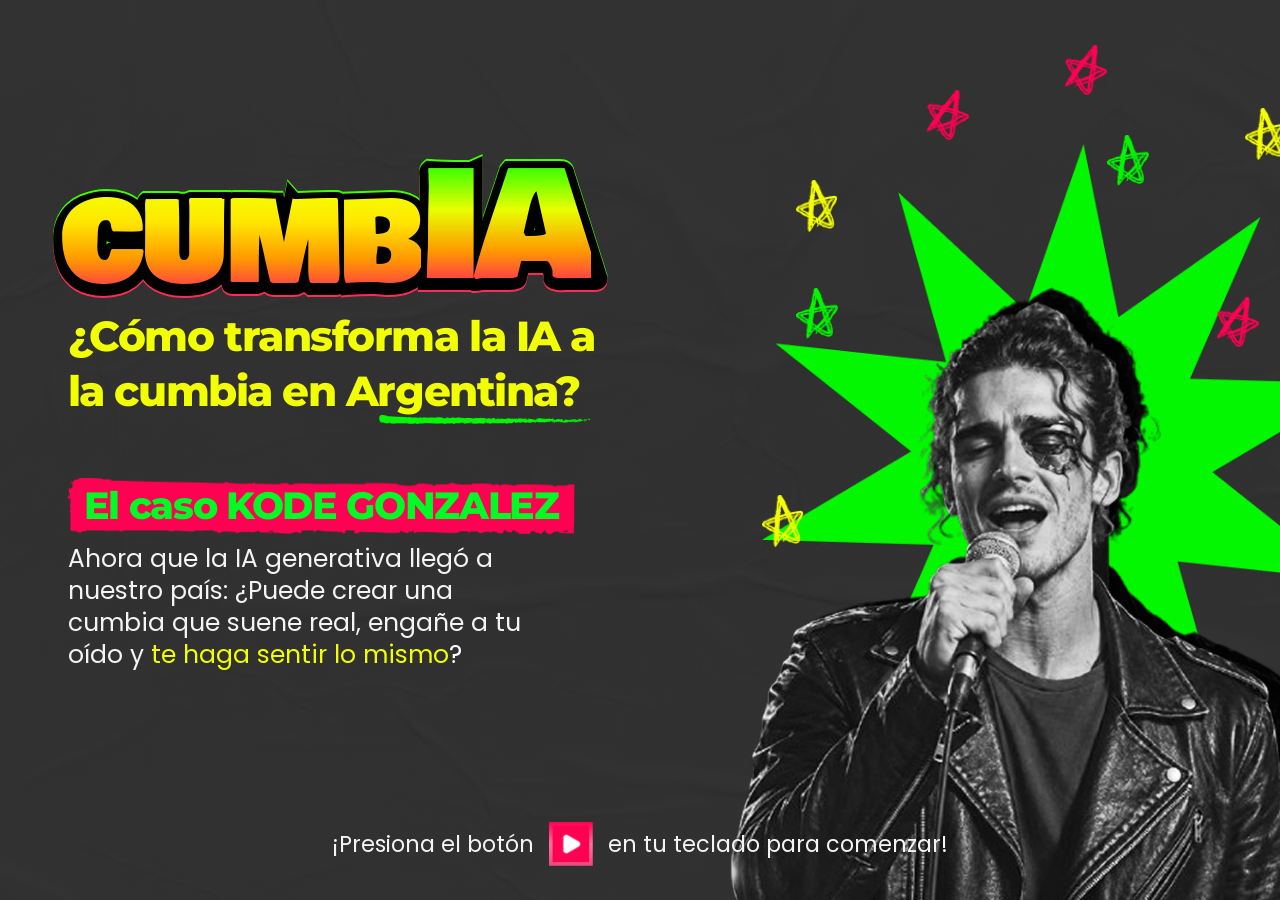
<file: index.html>
<!DOCTYPE html>
<html lang="es">
<head>
    <meta charset="UTF-8">
    <meta name="viewport" content="width=device-width, initial-scale=1.0">
    <meta name="theme-color" content="#222222">
    <title>Cumbia: IA y música en Argentina</title>
    <link rel="preconnect" href="https://fonts.googleapis.com">
    <link rel="preconnect" href="https://fonts.gstatic.com" crossorigin>
    <link href="https://fonts.googleapis.com/css2?family=Bowlby+One+SC&family=Montserrat:wght@800&family=Poppins:wght@400&display=swap" rel="stylesheet">
    <link rel="stylesheet" href="estilo.css">
</head>
<body>
    <main class="landing">
        <section class="copy" aria-labelledby="page-title">
            <h1 id="page-title">
                <span class="title-back" aria-hidden="true"><span class="word-cumb">CUMB</span><span class="word-ia">IA</span></span>
                <span class="title-front"><span class="word-cumb">CUMB</span><span class="word-ia">IA</span></span>
            </h1>
            <h2>¿Cómo transforma la IA a la cumbia en Argentina?</h2>
            <p class="artist-label">El caso KODE GONZALEZ</p>
            <p class="description">
                Ahora que la IA generativa llegó a nuestro país: ¿Puede crear una cumbia que suene real,
                engañe a tu oído y <span class="highlight">te haga sentir lo mismo<span class="question-mark">?</span></span>
            </p>
        </section>

        <div class="visual" aria-hidden="true">
            <img class="burst" src="imagenes/Starrara.png" alt="">
            <img class="singer-shadow" src="imagenes/sombrakode.png" alt="">
            <img class="singer" src="imagenes/kode.png" alt="">
            <img class="sparkle sparkle-one" src="imagenes/estrellaverde.png" alt="">
            <img class="sparkle sparkle-eight" src="imagenes/estrellaverde.png" alt="">
            <img class="sparkle sparkle-two" src="imagenes/estrellaamarilla.png" alt="">
            <img class="sparkle sparkle-three" src="imagenes/estrellarosa.png" alt="">
            <img class="sparkle sparkle-seven" src="imagenes/estrellarosa.png" alt="">
            <img class="sparkle sparkle-four" src="imagenes/estrellaamarilla.png" alt="">
            <img class="sparkle sparkle-six" src="imagenes/estrellaamarilla.png" alt="">
            <img class="sparkle sparkle-five" src="imagenes/estrellarosa.png" alt="">
        </div>

        <div class="start-hint">
            <span>¡Presiona el botón</span>
            <span class="key" aria-label="Enter">
                <img src="imagenes/playok.png" alt="OK" class="key-image">
            </span>
            <span>en tu teclado para comenzar!</span>
        </div>
    </main>
    <script src="musica-fondo.js" defer></script>
       <script src="serial.js" defer></script>
    <script>
        document.addEventListener("keydown", (event) => {
            if (
                event.key.toLowerCase() === "c" &&
                !event.repeat &&
                !event.ctrlKey &&
                !event.metaKey &&
                !event.altKey &&
                typeof window.conectarManual === "function"
            ) {
                window.conectarManual();
                return;
            }

            if (event.key === "Enter" && !event.repeat) {
                window.location.href = "tutorial1.html";
            }
        });
    </script>
</body>
</html>
</file>
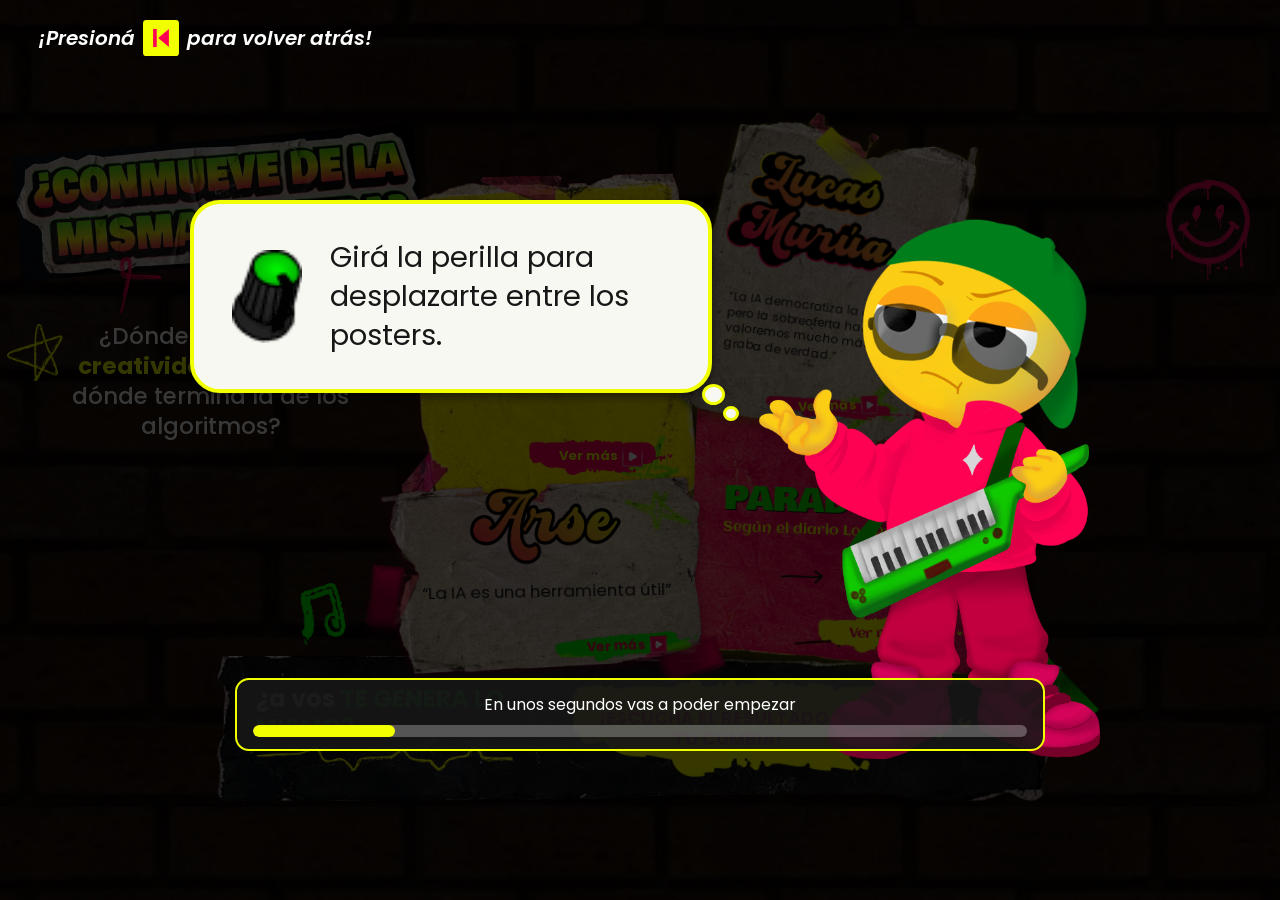
<file: entrevistas.html>
<!DOCTYPE html>
<html lang="es">
<head>
    <meta charset="UTF-8">
    <meta name="viewport" content="width=device-width, initial-scale=1.0">
    <meta name="theme-color" content="#181413">
    <title>¿Conmueve de la misma manera? | Cumbia e IA</title>
    <link rel="preconnect" href="https://fonts.googleapis.com">
    <link rel="preconnect" href="https://fonts.gstatic.com" crossorigin>
    <link href="https://fonts.googleapis.com/css2?family=Aclonica&family=Bowlby+One&family=Bowlby+One+SC&family=Lobster&family=Poppins:wght@400;500;700&display=swap" rel="stylesheet">
    <link rel="stylesheet" href="entrevista.css?v=4">
    <link rel="stylesheet" href="boton-atras.css">
</head>
<body>
    <main class="interviews">
        <header class="interviews__header">
            <img
                class="interviews__title"
                src="imagenes/titulo%20final.png"
                alt="¿Conmueve de la misma manera?"
            >
        </header>

        <section class="collage" aria-label="Testimonios y preguntas sobre la música creada con inteligencia artificial">
            <p class="collage__question">
                ¿Dónde empieza la <strong>creatividad humana</strong> y dónde termina la de los algoritmos?
            </p>

            <article class="paper paper--yellow" role="button" tabindex="0" aria-haspopup="dialog" aria-label="¿Emoción genuina?: ver más" data-perfil="perfil-emocion">
                <h2>¿Emoción genuina?</h2>
                <svg class="paper__squiggle" viewBox="0 0 220 24" preserveAspectRatio="none" aria-hidden="true"><path d="M3 15 C25 4 40 22 62 12 S100 6 120 14 S170 20 190 9 S212 12 217 10" fill="none" stroke="#ff0054" stroke-width="5" stroke-linecap="round"/><path d="M30 21 C80 16 130 22 180 17" fill="none" stroke="#ff0054" stroke-width="2.2" stroke-linecap="round" opacity=".75"/></svg>
                <span class="paper__tag">Ver más<img class="paper__tag-icon" src="imagenes/playok.png" alt=""></span>
            </article>

            <article class="paper paper--lucas" role="button" tabindex="0" aria-haspopup="dialog" aria-label="Lucas Murúa: ver más" data-perfil="perfil-lucas">
                <h2 class="paper__name"><img class="paper__name-img paper__name-img--lucas" src="imagenes/lucas%20murua.png" alt="Lucas Murúa"></h2>
                <p>
                    “La IA democratiza la creación, pero la sobreoferta hace que
                    valoremos mucho más a quien graba de verdad.”
                </p>
                <span class="paper__tag">Ver más<img class="paper__tag-icon" src="imagenes/playok.png" alt=""></span>
            </article>

            <article class="paper paper--pink" role="button" tabindex="0" aria-haspopup="dialog" aria-label="Paradoja: ver más" data-perfil="perfil-paradoja">
                <h2>paradoja</h2>
                <p>Según el diario <strong>Los Andes</strong>.</p>
                <svg class="paper__arrow" viewBox="0 0 60 22" aria-hidden="true"><path d="M2 12 C18 8 38 14 56 10 M47 3 L57 10 L48 18" fill="none" stroke="#111" stroke-width="2.6" stroke-linecap="round" stroke-linejoin="round"/></svg>
                <span class="paper__tag">Ver más<img class="paper__tag-icon" src="imagenes/playok.png" alt=""></span>
            </article>

            <article class="paper paper--arse" role="button" tabindex="0" aria-haspopup="dialog" aria-label="Arse: ver más" data-perfil="perfil-arse">
                <h2 class="paper__name"><img class="paper__name-img paper__name-img--arse" src="imagenes/arse.png" alt="Arse"></h2>
                <p>
                    “La IA es una herramienta útil”
                </p>
                <span class="paper__tag">Ver más<img class="paper__tag-icon" src="imagenes/playok.png" alt=""></span>
            </article>

            <img class="collage__doodle collage__doodle--ribbon" src="imagenes/mo%C3%B1o.png" alt="" aria-hidden="true">
            <img class="collage__doodle collage__doodle--star" src="imagenes/estrella%20entrevista.png" alt="" aria-hidden="true">
            <img class="collage__doodle collage__doodle--note" src="imagenes/musica.png" alt="" aria-hidden="true">
            <img class="collage__doodle collage__doodle--smile" src="imagenes/caritafeliz.png" alt="" aria-hidden="true">
        </section>

        <footer class="interviews__footer">
            <div class="interviews__prompt">
                <p class="interviews__question">
                    <span>¿A vos </span><span class="interviews__question-highlight">te genera lo mismo?</span>
                </p>
                <img class="interviews__line" src="imagenes/linea%20banner.png" alt="" aria-hidden="true">
            </div>
            <a class="interviews__listen" href="resultadocancion.html" aria-label="Escuchá el resultado de tu cumbia">
                <span class="interviews__listen-label">¡Escuchá el resultado de tu cumbia!</span>
                <img class="interviews__listen-icon" src="imagenes/playok.png" alt="">
            </a>
        </footer>
    </main>

    <!-- Perfiles que se abren al apretar los carteles blancos -->
    <dialog class="profile profile--arse" id="perfil-arse" aria-labelledby="perfil-arse-titulo">
        <div class="profile__paper">
            <button class="profile__close" type="button" aria-label="Cerrar">✕</button>
            <svg class="profile__star" viewBox="0 0 150 150" aria-hidden="true"><path d="M76 6 L96 56 L146 60 L106 92 L122 144 L76 114 L30 144 L46 92 L4 60 L56 56 Z" fill="none" stroke="#5bff00" stroke-width="7" stroke-linejoin="round" stroke-linecap="round"/></svg>
            <header class="profile__head">
                <h2 id="perfil-arse-titulo"><svg class="profile__name" viewBox="0 0 380 150" role="img" aria-label="Arse">
                        <defs><linearGradient id="grad-arse" x1="0" y1="0" x2="1" y2="0"><stop offset="0" stop-color="#ff0054"/><stop offset=".5" stop-color="#ff7a1a"/><stop offset="1" stop-color="#ffe600"/></linearGradient></defs>
                        <g font-family="Lobster, cursive" font-size="128" text-anchor="middle" stroke-linejoin="round" stroke-linecap="round">
                            <text x="190" y="112" fill="#ff0054" stroke="#ff0054" stroke-width="28" transform="translate(0 4)">Arse</text>
                            <text x="190" y="112" fill="#111" stroke="#111" stroke-width="19">Arse</text>
                            <text x="190" y="112" fill="url(#grad-arse)">Arse</text>
                        </g>
                    </svg></h2>
                <span class="profile__tag">Productor de Khea</span>
            </header>
            <blockquote class="profile__quote">
                Si le pedís todo íntegro a la IA, es bastante<br class="profile__br"> difícil [...] pierde como alma en un punto
            </blockquote>
            <div class="profile__row">
                <figure class="profile__photo">
                    <img src="imagenes/arsefoto.png" alt="Arse, productor de Khea">
                </figure>
                <div class="profile__text">
                    <p>Arse considera que la IA es una <mark>herramienta útil</mark>, especialmente para explorar ideas y facilitar la comunicación entre artistas y productores.</p>
                    <p>También reconoce que una canción generada con IA puede emocionar, aunque lograrlo resulta <mark>más difícil</mark> cuando tanto la letra como la música se crean automáticamente.</p>
                </div>
            </div>
            <svg class="profile__line" viewBox="0 0 560 16" preserveAspectRatio="none" aria-hidden="true"><path d="M3 9 C70 3 130 13 210 7 S350 3 430 9 S520 6 557 5" fill="none" stroke="#ff0054" stroke-width="4.5" stroke-linecap="round"/><path d="M40 12 C150 8 260 14 380 10" fill="none" stroke="#ff0054" stroke-width="2" stroke-linecap="round" opacity=".7"/></svg>
            <p class="profile__closing">
                La intervención humana puede <strong class="profile__accent profile__accent--lg">marcar una diferencia:</strong>
                una letra escrita por una persona o una producción musical trabajada por alguien puede aportar aquello que hace que una canción conecte con quien la escucha.
            </p>
            <p class="profile__exit-hint">
                <span>¡Presioná</span>
                <svg class="profile__exit-icon" viewBox="0 0 32 32" aria-hidden="true">
                    <rect width="32" height="32" rx="3" fill="#f1ff00"/>
                    <rect x="9" y="8" width="3.2" height="16" fill="#ff0054"/>
                    <path d="M23 8v16L13.5 16z" fill="#ff0054"/>
                </svg>
                <span>para salir!</span>
            </p>
        </div>
    </dialog>

    <dialog class="profile profile--lucas" id="perfil-lucas" aria-labelledby="perfil-lucas-titulo">
        <div class="profile__paper">
            <button class="profile__close" type="button" aria-label="Cerrar">✕</button>
            <svg class="profile__star" viewBox="0 0 150 150" aria-hidden="true"><path d="M76 6 L96 56 L146 60 L106 92 L122 144 L76 114 L30 144 L46 92 L4 60 L56 56 Z" fill="none" stroke="#5bff00" stroke-width="7" stroke-linejoin="round" stroke-linecap="round"/></svg>
            <header class="profile__head">
                <h2 id="perfil-lucas-titulo"><svg class="profile__name" viewBox="0 0 780 150" role="img" aria-label="Lucas Murúa">
                        <defs><linearGradient id="grad-lucas" x1="0" y1="0" x2="1" y2="0"><stop offset="0" stop-color="#ff0054"/><stop offset=".5" stop-color="#ff7a1a"/><stop offset="1" stop-color="#ffe600"/></linearGradient></defs>
                        <g font-family="Lobster, cursive" font-size="116" text-anchor="middle" stroke-linejoin="round" stroke-linecap="round">
                            <text x="390" y="112" fill="#ff0054" stroke="#ff0054" stroke-width="28" transform="translate(0 4)">Lucas Murúa</text>
                            <text x="390" y="112" fill="#111" stroke="#111" stroke-width="19">Lucas Murúa</text>
                            <text x="390" y="112" fill="url(#grad-lucas)">Lucas Murúa</text>
                        </g>
                    </svg></h2>
                <span class="profile__tag">Productor de K4OS</span>
            </header>
            <blockquote class="profile__quote">
                Se debe usar como una herramienta<br class="profile__br"> y no como un reemplazo de nada.
            </blockquote>
            <div class="profile__row">
                <figure class="profile__photo">
                    <img src="imagenes/productorkoas.png" alt="Lucas Murúa, productor de K4OS">
                </figure>
                <div class="profile__text">
                    <p>Para Lucas, la IA puede facilitar la <mark>creación musical,</mark> pero todavía presenta <mark>patrones repetitivos</mark> que dificultan reproducir la singularidad humana.</p>
                    <p>Aunque democratiza el acceso a la producción, también puede generar una sobreoferta de canciones y hacer que se valore menos el trabajo detrás de cada producción.</p>
                </div>
            </div>
            <svg class="profile__line" viewBox="0 0 560 16" preserveAspectRatio="none" aria-hidden="true"><path d="M3 9 C70 3 130 13 210 7 S350 3 430 9 S520 6 557 5" fill="none" stroke="#ff0054" stroke-width="4.5" stroke-linecap="round"/><path d="M40 12 C150 8 260 14 380 10" fill="none" stroke="#ff0054" stroke-width="2" stroke-linecap="round" opacity=".7"/></svg>
            <p class="profile__closing">
                Lucas considera que las personas podrían volver a valorar lo artesanal: las voces, los instrumentos y el trabajo de quienes participan en la creación de una canción.
                La IA puede reproducir los rasgos sonoros de la cumbia, pero
                <strong class="profile__accent">¿alcanza con imitar un estilo para transmitir todo lo que hay detrás de él?</strong>
            </p>
            <p class="profile__exit-hint">
                <span>¡Presioná</span>
                <svg class="profile__exit-icon" viewBox="0 0 32 32" aria-hidden="true">
                    <rect width="32" height="32" rx="3" fill="#f1ff00"/>
                    <rect x="9" y="8" width="3.2" height="16" fill="#ff0054"/>
                    <path d="M23 8v16L13.5 16z" fill="#ff0054"/>
                </svg>
                <span>para salir!</span>
            </p>
        </div>
    </dialog>
    <dialog class="profile profile--emocion" id="perfil-emocion" aria-labelledby="perfil-emocion-titulo">
        <div class="profile__paper">
            <button class="profile__close" type="button" aria-label="Cerrar">✕</button>
            <figure class="profile__cutout">
                <img class="profile__cutout-pink" src="imagenes/manuel_cullen_rosa.png" alt="" aria-hidden="true">
                <img class="profile__cutout-photo" src="imagenes/manuel_cullen.png" alt="Manuel Cullen, delegado en ATE Cultura">
            </figure>
            <h2 class="profile__title" id="perfil-emocion-titulo">Manuel<br>Cullen</h2>
            <p class="profile__role">Delegado en ATE Cultura</p>
            <p class="profile__copy profile__copy--one">
                Aunque la IA puede imitar<br>
                estructuras musicales, él sugiere<br>
                que la <strong class="profile__pink">emoción genuina</strong> suele<br>
                estar ligada a la <span class="profile__underline">creación humana</span>
            </p>
            <p class="profile__copy profile__copy--two">
                El mismo, destaca una revalorización<br>
                significativa de la <strong class="profile__pink">música en vivo</strong>, ya<br>
                que representa un espacio donde la<br>
                inteligencia artificial <strong class="profile__no">NO</strong> puede competir.
            </p>
            <p class="profile__exit-hint">
                <span>¡Presioná</span>
                <svg class="profile__exit-icon" viewBox="0 0 32 32" aria-hidden="true">
                    <rect width="32" height="32" rx="3" fill="#f1ff00"/>
                    <rect x="9" y="8" width="3.2" height="16" fill="#ff0054"/>
                    <path d="M23 8v16L13.5 16z" fill="#ff0054"/>
                </svg>
                <span>para salir!</span>
            </p>
        </div>
    </dialog>

    <dialog class="profile profile--paradoja" id="perfil-paradoja" aria-labelledby="perfil-paradoja-titulo">
        <div class="profile__paper">
            <button class="profile__close" type="button" aria-label="Cerrar">✕</button>
            <h2 class="profile__title" id="perfil-paradoja-titulo">Los Andes</h2>
            <p class="profile__role"><em>Diario,</em> <strong>fundado en 1883 en Mendoza</strong></p>
            <p class="profile__copy profile__copy--one">
                Aunque la IA facilita<br>
                crear música, ya hay<br>
                <strong>más personas produciéndola</strong> que<br>
                oyentes interesados en descubrirla.
            </p>
            <p class="profile__copy profile__copy--two">
                Esto podría saturar las plataformas<br>
                con canciones <strong>pensadas para el<br>
                consumo rápido.</strong> Nunca hubo tanta<br>
                música disponible<br>
                y tan difícil fue encontrar<br>
                algo verdaderamente<br>
                personal.
            </p>
            <p class="profile__exit-hint">
                <span>¡Presioná</span>
                <svg class="profile__exit-icon" viewBox="0 0 32 32" aria-hidden="true">
                    <rect width="32" height="32" rx="3" fill="#f1ff00"/>
                    <rect x="9" y="8" width="3.2" height="16" fill="#ff0054"/>
                    <path d="M23 8v16L13.5 16z" fill="#ff0054"/>
                </svg>
                <span>para salir!</span>
            </p>
        </div>
    </dialog>

    <aside class="interviews-tutorial" id="interviews-tutorial" role="status" aria-live="polite">
        <div class="interviews-tutorial__content">
            <div class="interviews-tutorial__message">
                <img class="interviews-tutorial__knob" src="imagenes/perilla-tutorial.svg" alt="">
                <p>Girá la perilla para desplazarte entre los posters.</p>
            </div>
            <img class="interviews-tutorial__character" src="imagenes/bichito%20wachin.png" alt="">
            <div class="tutorial-loading">
                <p>En unos segundos vas a poder empezar</p>
                <div
                    class="tutorial-progress"
                    id="tutorial-progress"
                    role="progressbar"
                    aria-label="Tiempo de espera del tutorial"
                    aria-valuemin="0"
                    aria-valuemax="100"
                    aria-valuenow="0"
                    aria-live="off"
                >
                    <span id="tutorial-progress-fill"></span>
                </div>
            </div>
        </div>
    </aside>

      <script src="musica-fondo.js" defer></script>
      <script src="serial.js" defer></script>
    <script>
        // El botón del Arduino (ENTER) actúa como el botón "Escuchá el resultado de tu cumbia"
        const botonEscuchar = document.querySelector(".interviews__listen");
        botonEscuchar.href += window.location.search;

       // Potenciómetro: recorre las opciones. Botón play (ENTER): selecciona la resaltada
const opciones = [
    document.querySelector(".paper--yellow"),
    document.querySelector(".paper--lucas"),
    document.querySelector(".paper--pink"),
    document.querySelector(".paper--arse"),
    botonEscuchar
];
let opcionActual = -1;

function resaltar(indice) {
    opciones.forEach((el, i) => {
        // el botón del banner ya usa .is-active; los carteles usan .is-selected
        el.classList.toggle(el === botonEscuchar ? "is-active" : "is-selected", i === indice);
    });
    opcionActual = indice;
}

const perfilAbierto = () => document.querySelector("dialog.profile[open]");

// Tutorial inicial: mientras se ve, la perilla y el botón no hacen nada
const tutorial = document.querySelector("#interviews-tutorial");
const tutorialTerminado = () => tutorial.classList.contains("is-dismissed");
const tutorialProgress = document.querySelector("#tutorial-progress");
const tutorialProgressFill = document.querySelector("#tutorial-progress-fill");
const tutorialDuration = 6000;
const tutorialStartedAt = performance.now();
function updateTutorialProgress(now) {
    const progress = Math.min(((now - tutorialStartedAt) / tutorialDuration) * 100, 100);
    tutorialProgress.setAttribute("aria-valuenow", String(Math.round(progress)));
    tutorialProgressFill.style.width = `${progress}%`;

    if (progress < 100) {
        window.requestAnimationFrame(updateTutorialProgress);
        return;
    }

    tutorial.classList.add("is-dismissed");
    tutorial.setAttribute("aria-hidden", "true");
}
window.requestAnimationFrame(updateTutorialProgress);

document.addEventListener("potenciometro", (e) => {
    if (!tutorialTerminado()) return;
    if (perfilAbierto()) return; // con un perfil abierto el pote no hace nada
    const valor = e.detail;
    const ancho = 1024 / opciones.length;
    const zona = Math.min(opciones.length - 1, Math.floor(valor / ancho));

    if (opcionActual === -1) {
        resaltar(zona);
        return;
    }
    // Margen extra para que no parpadee entre dos opciones en el borde
    const centro = (opcionActual + 0.5) * ancho;
    if (Math.abs(valor - centro) > ancho / 2 + 20) resaltar(zona);
});

document.addEventListener("boton-arduino", () => {
    if (!tutorialTerminado()) return;
    const abierto = perfilAbierto();
    if (abierto) return;
    if (opcionActual === -1) return; // todavía no giró el pote

    const elegido = opciones[opcionActual];
    if (elegido === botonEscuchar) {
        setTimeout(() => {
            window.location.href = botonEscuchar.href;
        }, 300);
    } else {
        elegido.click(); // abre el perfil igual que un clic
    }
});

document.addEventListener("boton-atras-arduino", (event) => {
    const abierto = perfilAbierto();
    if (abierto) {
        abierto.close();
        event.preventDefault();
    }
});

        // Al apretar los carteles blancos (Lucas y Arse) se abre su perfil completo
        document.querySelectorAll("[data-perfil]").forEach((cartel) => {
            const perfil = document.getElementById(cartel.dataset.perfil);
            const abrir = () => perfil.showModal();

            cartel.addEventListener("click", abrir);
            cartel.addEventListener("keydown", (e) => {
                if (e.key === "Enter" || e.key === " ") {
                    e.preventDefault();
                    abrir();
                }
            });
        });

        document.querySelectorAll("dialog.profile").forEach((perfil) => {
            // cerrar con la ✕ o tocando afuera del papel (Esc cierra solo)
            perfil.querySelector(".profile__close").addEventListener("click", () => perfil.close());
            perfil.addEventListener("click", (e) => {
                if (e.target === perfil) perfil.close();
            });
        });
    </script>
</body>
</html>
</file>
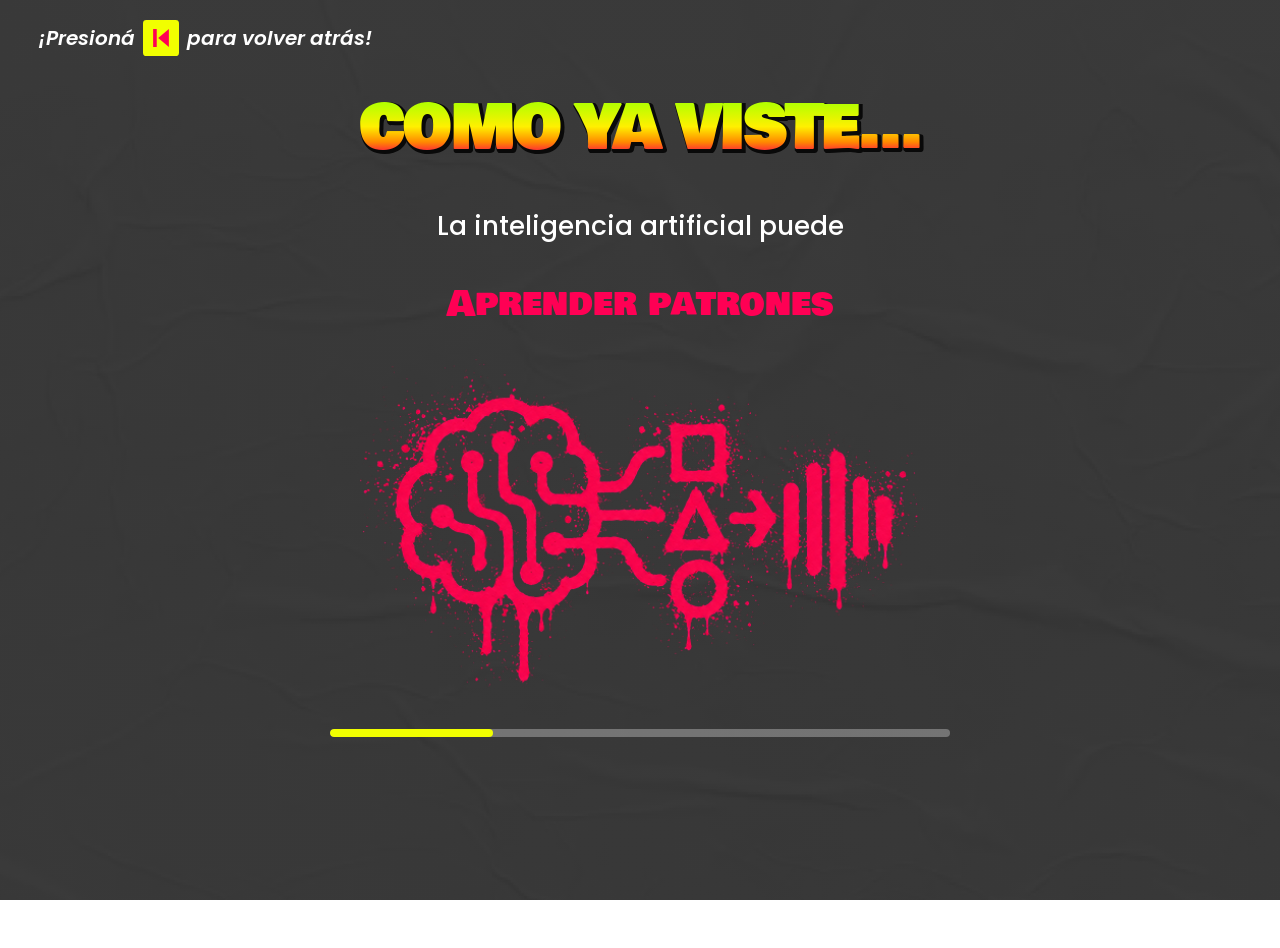
<file: final.html>
<!DOCTYPE html>
<html lang="es">
<head>
  <meta charset="UTF-8">
  <meta name="viewport" content="width=device-width, initial-scale=1">
  <meta name="theme-color" content="#222222">
  <title>Como ya viste... | Cumbia e IA</title>
  <link rel="preconnect" href="https://fonts.googleapis.com">
  <link rel="preconnect" href="https://fonts.gstatic.com" crossorigin>
  <link href="https://fonts.googleapis.com/css2?family=Bowlby+One+SC&family=Poppins:wght@400;500;700&family=Rubik:wght@900&display=swap" rel="stylesheet">
  <!-- Bootstrap (solo para el carrusel). Va ANTES de final.css para que final.css tenga la última palabra -->
  <link href="https://cdn.jsdelivr.net/npm/bootstrap@5.3.3/dist/css/bootstrap.min.css" rel="stylesheet">
  <link rel="stylesheet" href="final.css">
  <link rel="stylesheet" href="boton-atras.css">
</head>
<body>
  <main class="final">

    <!-- ===== PANTALLA 1: la IA puede... (3 imágenes rosas, se pasan con el botón OK) ===== -->
    <section class="pantalla pantalla--ia" id="pantalla-1" aria-labelledby="titulo-1">
      <h1 class="creator__title" id="titulo-1">
        <span class="creator__title-back" aria-hidden="true">COMO YA VISTE...</span>
        <span class="creator__title-front">COMO YA VISTE...</span>
      </h1>

      <p class="texto">La inteligencia artificial puede</p>

      <!-- IMAGEN 1: subila como imagenes/ia-patrones.png (o cambiá el src) -->
      <div class="paso">
        <p class="subtitulo-rosa">Aprender patrones</p>
        <figure class="slot">
          <img src="imagenes/ia-patrones.png" alt="Aprender patrones">
          <span class="slot__texto">Acá va la imagen 1<br>imagenes/ia-patrones.png</span>
        </figure>
        <div class="paso__progress" aria-hidden="true"><span></span></div>
      </div>

      <!-- IMAGEN 2: imagenes/ia-sonidos.png -->
      <div class="paso" hidden>
        <p class="subtitulo-rosa">Combinar sonidos</p>
        <figure class="slot">
          <img src="imagenes/ia-sonidos.png" alt="Combinar sonidos">
          <span class="slot__texto">Acá va la imagen 2<br>imagenes/ia-sonidos.png</span>
        </figure>
        <div class="paso__progress" aria-hidden="true"><span></span></div>
      </div>

      <!-- IMAGEN 3: imagenes/ia-canciones.png -->
      <div class="paso" hidden>
        <p class="subtitulo-rosa">Crear canciones para bailar</p>
        <figure class="slot">
          <img src="imagenes/ia-canciones.png" alt="Crear canciones para bailar">
          <span class="slot__texto">Acá va la imagen 3<br>imagenes/ia-canciones.png</span>
        </figure>
        <div class="paso__progress" aria-hidden="true"><span></span></div>
        <button class="hint hint--ia" id="hintIA" type="button">
          <span>¡Presioná el botón</span>
          <img class="hint__ok" src="imagenes/playok.png" alt="OK">
          <span>para continuar!</span>
        </button>
      </div>

        </section>

        <!-- ===== PANTALLA 2: la cumbia está hecha de... (carrusel de Bootstrap) ===== -->
    <section class="pantalla pantalla--cumbia" id="pantalla-2" aria-labelledby="titulo-2" hidden>
      <h2 class="creator__title" id="titulo-2">
        <span class="creator__title-back" aria-hidden="true">COMO YA VISTE...</span>
        <span class="creator__title-front">COMO YA VISTE...</span>
      </h2>

      <p class="texto">La cumbia también está hecha de…</p>

      <div id="carruselCumbia" class="carousel slide carrusel" aria-label="De qué está hecha la cumbia">
        <div class="carousel-inner">
          <div class="carousel-item active">
            <p class="subtitulo-rosa">Barrios</p>
            <figure class="slot">
              <img src="imagenes/barrios.jpg" alt="Barrios">
        
            </figure>
          </div>
          <div class="carousel-item">
            <p class="subtitulo-rosa">Vivencias</p>
            <figure class="slot">
              <img src="imagenes/Vivencias.png" alt="Vivencias">
      
            </figure>
          </div>
          <div class="carousel-item">
            <p class="subtitulo-rosa">Identidad</p>
            <figure class="slot">
              <img src="imagenes/identidad.jpg" alt="Identidad">
          
            </figure>
          </div>
        </div>

        <div class="carousel-indicators">
          <button type="button" data-bs-target="#carruselCumbia" data-bs-slide-to="0" class="active" aria-current="true" aria-label="Barrios"></button>
          <button type="button" data-bs-target="#carruselCumbia" data-bs-slide-to="1" aria-label="Vivencias"></button>
          <button type="button" data-bs-target="#carruselCumbia" data-bs-slide-to="2" aria-label="Identidad"></button>
        </div>

        <button class="carousel-control-prev" type="button" data-bs-target="#carruselCumbia" data-bs-slide="prev">
          <span class="carousel-control-prev-icon" aria-hidden="true"></span>
          <span class="visually-hidden">Anterior</span>
        </button>
        <button class="carousel-control-next" type="button" data-bs-target="#carruselCumbia" data-bs-slide="next">
          <span class="carousel-control-next-icon" aria-hidden="true"></span>
          <span class="visually-hidden">Siguiente</span>
        </button>
      </div>

      <button class="hint" id="hintCumbia" type="button" hidden>
        <span>¡Presioná el botón</span>
        <img class="hint__ok" src="imagenes/playok.png" alt="OK">
        <span>en tu teclado para continuar!</span>
      </button>
    </section>

    <!-- ===== PANTALLA 3: cierre con el robot ===== -->
    <section class="pantalla pantalla--cierre" id="pantalla-3" hidden>
      <img class="robot" src="imagenes/robot final.png" alt="Robot con un corazón y un acordeón">

      <h2 class="creator__title">
        <span class="creator__title-back" aria-hidden="true">¿VOS QUE PENSÁS?</span>
        <span class="creator__title-front">¿VOS QUE PENSÁS?</span>
      </h2>

      <p class="texto texto--cierre">
        ¿Puede una máquina generar el sonido <span class="resaltado">sin haber vivido la historia</span> que lo construyó?
      </p>

      <div class="respuesta-final" role="group" aria-label="Tu respuesta">
        <button class="respuesta-final__tecla" type="button" data-answer="si" aria-pressed="false">
          SÍ <kbd>1</kbd>
        </button>
        <button class="respuesta-final__tecla" type="button" data-answer="no" aria-pressed="false">
          NO <kbd>2</kbd>
        </button>
      </div>
      <a class="boton" href="index.html">
        VOLVER A INICIAR
        <img class="boton__icon" src="imagenes/playok.png" alt="">
      </a>
    </section>

  </main>

  <script src="https://cdn.jsdelivr.net/npm/bootstrap@5.3.3/dist/js/bootstrap.bundle.min.js"></script>
  <script src="musica-fondo.js" defer></script>
  <script src="serial.js" defer></script>
  <script>
    const pantallas = [...document.querySelectorAll(".pantalla")];
    const pasosIA = [...document.querySelectorAll("#pantalla-1 .paso")];
    const carruselEl = document.querySelector("#carruselCumbia");
    const totalSlides = carruselEl.querySelectorAll(".carousel-item").length;
    const carrusel = typeof bootstrap !== "undefined"
      ? bootstrap.Carousel.getOrCreateInstance(carruselEl, { interval: 4000, ride: false, pause: false, wrap: true })
      : null;

    let pantallaActual = 0;
    let pasoIA = 0;
    let frameProgresoCumbia = null;
    const respuestasFinales = [...document.querySelectorAll(".respuesta-final__tecla")];

    function seleccionarRespuesta(respuesta) {
      respuestasFinales.forEach((boton) => {
        const seleccionado = boton.dataset.answer === respuesta;
        boton.classList.toggle("is-selected", seleccionado);
        boton.setAttribute("aria-pressed", String(seleccionado));
      });
    }

    respuestasFinales.forEach((boton) => {
      boton.addEventListener("click", () => seleccionarRespuesta(boton.dataset.answer));
    });

    function mostrarPantalla(indice) {
      pantallaActual = indice;
      pantallas.forEach((pantalla, i) => {
        pantalla.hidden = i !== indice;
      });
      if (carrusel) {
        if (indice === 1) {
          actualizarProgresoCumbia();
          carrusel.cycle();
        } else {
          carrusel.pause();
          if (frameProgresoCumbia !== null) {
            cancelAnimationFrame(frameProgresoCumbia);
            frameProgresoCumbia = null;
          }
        }
      }
    }

    const DURACION_PASO = 4000; // milisegundos que dura cada imagen (4 s)
    let timerPasos = null;
    let frameProgresoPaso = null;

    function mostrarPaso(indice) {
      pasosIA.forEach((paso, i) => { paso.hidden = i !== indice; });
      if (frameProgresoPaso !== null) {
        cancelAnimationFrame(frameProgresoPaso);
        frameProgresoPaso = null;
      }
      pasosIA.forEach((paso, i) => {
        const barra = paso.querySelector(".paso__progress");
        barra.classList.toggle("is-complete", i < indice || i === pasosIA.length - 1);
        barra.classList.remove("is-progressing");
        const relleno = barra.querySelector("span");
        relleno.style.width = i < indice || i === pasosIA.length - 1 ? "100%" : "0%";
      });
      if (indice < pasosIA.length - 1) {
        const barra = pasosIA[indice].querySelector(".paso__progress");
        const relleno = barra.querySelector("span");
        barra.classList.add("is-progressing");
        relleno.style.width = "0%";
        const inicio = performance.now();

        function actualizarProgreso(now) {
          const progreso = Math.min(((now - inicio) / DURACION_PASO) * 100, 100);
          relleno.style.width = `${progreso}%`;

          if (progreso < 100) {
            frameProgresoPaso = requestAnimationFrame(actualizarProgreso);
          } else {
            frameProgresoPaso = null;
          }
        }

        frameProgresoPaso = requestAnimationFrame(actualizarProgreso);
      }
    }

    function programarPaso() {
      clearTimeout(timerPasos);
      if (pasoIA >= pasosIA.length - 1) return;
      timerPasos = setTimeout(() => {
        pasoIA += 1;
        mostrarPaso(pasoIA);
        programarPaso();
      }, DURACION_PASO);
    }

    function mostrarCierre() {
      clearTimeout(timerPasos);
      mostrarPantalla(pantallas.length - 1);
    }

    function avanzar() {
      if (pantallaActual === 0 && pasoIA < pasosIA.length - 1) {
        pasoIA += 1;
        mostrarPaso(pasoIA);
        programarPaso();
        return;
      }
      clearTimeout(timerPasos);
      if (pantallaActual === 0) {
        mostrarPantalla(1);
        return;
      }
      if (pantallaActual === 1) {
        const indiceActivo = slidesCumbia.findIndex((slide) => slide.classList.contains("active"));
        if (indiceActivo < totalSlides - 1) {
          carrusel.next();
        } else {
          mostrarCierre();
        }
        return;
      }
      if (pantallaActual < pantallas.length - 1) {
        mostrarPantalla(pantallaActual + 1);
        return;
      }
      window.location.href = "index.html";
    }

    document.addEventListener("keydown", (event) => {
      if (pantallaActual === pantallas.length - 1 && !event.repeat) {
        if (event.key === "1") {
          event.preventDefault();
          seleccionarRespuesta("si");
        } else if (event.key === "2") {
          event.preventDefault();
          seleccionarRespuesta("no");
        }
        if (event.key === "1" || event.key === "2") return;
      }

      if (
        event.key !== "Enter" ||
        event.repeat ||
        !event.isTrusted ||
        (event.target instanceof Element && event.target.closest("button, a, input, select, textarea"))
      ) {
        return;
      }
      avanzar();
    });
    document.addEventListener("boton-arduino", () => {
      avanzar();
    });

    mostrarPantalla(0);
    mostrarPaso(0);
    programarPaso();

    const hintCumbia = document.querySelector("#hintCumbia");
    const slidesCumbia = [...carruselEl.querySelectorAll(".carousel-item")];
    function actualizarHintCumbia(indice = slidesCumbia.findIndex((slide) => slide.classList.contains("active"))) {
      hintCumbia.hidden = indice !== totalSlides - 1;
    }
    function actualizarProgresoCumbia(
      indice = slidesCumbia.findIndex((slide) => slide.classList.contains("active")),
      iniciar = true
    ) {
      const indicadores = [...carruselEl.querySelectorAll(".carousel-indicators [data-bs-slide-to]")];
      if (frameProgresoCumbia !== null) {
        cancelAnimationFrame(frameProgresoCumbia);
        frameProgresoCumbia = null;
      }
      indicadores.forEach((indicador, i) => {
        indicador.classList.toggle("is-complete", i < indice);
        indicador.classList.remove("is-progressing");
        indicador.style.setProperty("--progress", i < indice ? "100%" : "0%");
      });
      if (iniciar && indicadores[indice]) {
        const indicador = indicadores[indice];
        indicador.classList.add("is-progressing");
        indicador.style.setProperty("--progress", "0%");
        const inicio = performance.now();

        function actualizarProgreso(now) {
          const progreso = Math.min(((now - inicio) / DURACION_PASO) * 100, 100);
          indicador.style.setProperty("--progress", `${progreso}%`);

          if (progreso < 100) {
            frameProgresoCumbia = requestAnimationFrame(actualizarProgreso);
          } else {
            frameProgresoCumbia = null;
          }
        }

        frameProgresoCumbia = requestAnimationFrame(actualizarProgreso);
      }
    }
    carruselEl.addEventListener("slide.bs.carousel", (event) => {
      actualizarProgresoCumbia(event.to, false);
    });
    carruselEl.addEventListener("slid.bs.carousel", (event) => {
      actualizarHintCumbia(event.to);
      actualizarProgresoCumbia(event.to);
    });
    actualizarHintCumbia();
    hintCumbia.addEventListener("click", mostrarCierre);
    document.querySelector("#hintIA").addEventListener("click", avanzar);

    // Espacios para tus imágenes: si la imagen existe se muestra, si no queda el cartel punteado
    document.querySelectorAll(".slot").forEach((slot) => {
      const img = slot.querySelector("img");
      const lista = () => slot.classList.add("slot--lista");
      const fallo = () => { img.hidden = true; };

      if (img.complete) {
        if (img.naturalWidth > 0) lista(); else fallo();
      } else {
        img.addEventListener("load", lista);
        img.addEventListener("error", fallo);
      }
    });
  </script>
</body>
</html>
</file>
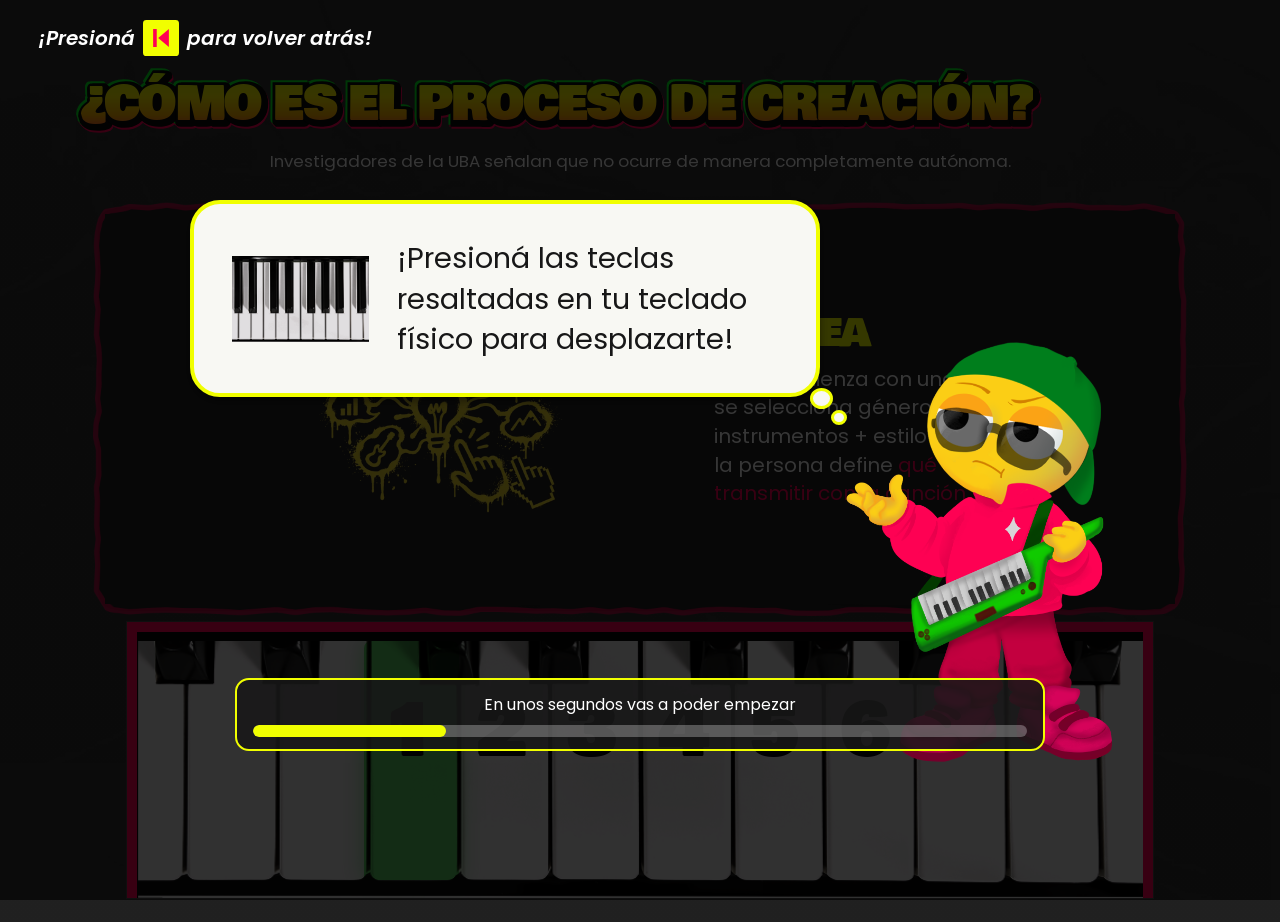
<file: nucleo1.html>
<!DOCTYPE html>
<html lang="es">
<head>
    <meta charset="UTF-8">
    <meta name="viewport" content="width=device-width, initial-scale=1.0">
    <meta name="theme-color" content="#222222">
    <title>¿Cómo es el proceso de creación? | Cumbia e IA</title>
    <link rel="preconnect" href="https://fonts.googleapis.com">
    <link rel="preconnect" href="https://fonts.gstatic.com" crossorigin>
    <link href="https://fonts.googleapis.com/css2?family=Bowlby+One+SC&family=Poppins:wght@400;500;600;700;800&display=swap" rel="stylesheet">
    <link rel="stylesheet" href="estilonucleo1.css">
    <link rel="stylesheet" href="boton-atras.css">
</head>
<body>
    <main class="process">
        <header class="process__header">
            <h1 class="process__title">
    <span class="process__title-back" aria-hidden="true">
        <span>¿Cómo es el proceso</span>
        <span>de creación?</span>
    </span>
    <span class="process__title-front">
        <span>¿Cómo es el proceso</span>
        <span>de creación?</span>
    </span>
</h1>
            <p class="process__subtitle">
                Investigadores de la UBA señalan que no ocurre de manera <span class="process__subtitle-phrase">completamente autónoma</span>.
            </p>
        </header>

        <section class="process__card" aria-label="Pasos del proceso de creación musical">
            <div class="process__content" aria-live="polite" aria-atomic="true">
                <img
                    class="process__image"
                    id="process-step-image"
                    src="imagenes/paso1_sin_fondo.gif"
                    alt="Animación del paso 1: Idea"
                >
                <div class="process__copy">
                    <h2 id="process-step-title">1. Idea</h2>
                    <p id="process-step-description">
                        Todo comienza con una <strong class="process__term">intención</strong>, se selecciona género +
                        emoción + instrumentos + estilo + tema. Ahí, la persona define
                        <strong>qué quiere transmitir con la canción.</strong>
                    </p>
                    <a class="process__next" id="process-next" href="nucleo2.html" hidden>
                        ¡ES TU TURNO!
                        <img class="process__next-key" src="imagenes/playok.png" alt="">
                    </a>
                </div>
            </div>
        </section>

        <section class="process__piano" aria-label="Elegí un paso tocando una tecla del piano">
            <div class="piano">
                <img class="piano__image" src="imagenes/piano.png" alt="">
                <div class="piano__keys">
                    <button class="piano__key is-active" type="button" data-step="0" aria-label="Paso 1: Idea" aria-pressed="true"><span>1</span></button>
                    <button class="piano__key" type="button" data-step="1" aria-label="Paso 2: Prompt" aria-pressed="false"><span>2</span></button>
                    <button class="piano__key" type="button" data-step="2" aria-label="Paso 3: La generación" aria-pressed="false"><span>3</span></button>
                    <button class="piano__key" type="button" data-step="3" aria-label="Paso 4: Selección" aria-pressed="false"><span>4</span></button>
                    <button class="piano__key" type="button" data-step="4" aria-label="Paso 5: Modificación" aria-pressed="false"><span>5</span></button>
                    <button class="piano__key" type="button" data-step="5" aria-label="Paso 6: Canción" aria-pressed="false"><span>6</span></button>
                </div>
            </div>
        </section>

    </main>

    <aside class="tutorial-overlay" id="process-tutorial" role="status" aria-live="polite">
        <div class="tutorial-overlay__content">
            <img
                class="tutorial-overlay__character"
                src="imagenes/bichito%20wachin.png"
                alt=""
            >
            <div class="tutorial-overlay__message">
                <img class="tutorial-overlay__keys" src="imagenes/close-up-piano-keys_4.png" alt="">
                <p>¡Presioná las teclas resaltadas en tu teclado físico para desplazarte!</p>
            </div>
            <div class="tutorial-loading">
                <p>En unos segundos vas a poder empezar</p>
                <div
                    class="tutorial-progress"
                    id="tutorial-progress"
                    role="progressbar"
                    aria-label="Tiempo de espera del tutorial"
                    aria-valuemin="0"
                    aria-valuemax="100"
                    aria-valuenow="0"
                    aria-live="off"
                >
                    <span id="tutorial-progress-fill"></span>
                </div>
            </div>
        </div>
    </aside>
      <script src="serial.js" defer></script>
    <script>
        const steps = [
            {
                title: "1. Idea",
                description: [
                    { text: "Todo comienza con una " },
                    { text: "intención", tone: "yellow" },
                    { text: ": se selecciona género + emoción + instrumentos + estilo + tema. Ahí, la persona define " },
                    { text: "qué quiere transmitir con la canción.", tone: "pink" }
                ],
                image: "imagenes/paso1_sin_fondo.gif",
                alt: "Animación del paso 1: Idea"
            },
            {
                title: "2. Prompt",
                description: [
                    { text: "La idea se transforma en una " },
                    { text: "indicación", tone: "yellow" },
                    { text: " escrita para la IA. Por ej: " },
                    { text: "“Una canción pop melancólica, con piano, voz femenina y un tempo lento.”", tone: "pink", weight: "medium" }
                ],
                image: "imagenes/paso2_sin_fondo.gif",
                alt: "Animación del paso 2: Prompt"
            },
            {
                title: "3. Generación",
                description: [
                    { text: "La IA " },
                    { text: "procesa", tone: "yellow" },
                    { text: " la indicación y genera música con " },
                    { text: "ritmos, instrumentos, voces y estructuras.", tone: "pink" }
                ],
                image: "imagenes/paso3sinfondo.gif",
                alt: "Animación del paso 3: Generación"
            },
            {
                title: "4. Selección",
                description: [
                    { text: "La IA puede generar una propuesta, pero " },
                    { text: "no necesariamente una canción definitiva.", tone: "yellow" },
                    { text: " La persona puede escuchar distintas opciones, " },
                    { text: "elegir una y descartar otras.", tone: "pink" }
                ],
                image: "imagenes/paso4_sin_fondo.gif",
                alt: "Animación del paso 4: Selección"
            },
            {
                title: "5. Modificación",
                description: [
                    { text: "La persona puede cambiar, combinar, editar, " },
                    { text: "volver a generar.", tone: "pink" },
                    { text: " La IA puede formar parte de un proceso creativo en el que se " },
                    { text: "combinan", tone: "yellow" },
                    { text: " materiales humanos y algorítmicos." }
                ],
                image: "imagenes/paso5_sin_fondo.gif",
                alt: "Animación del paso 5: Modificación"
            },
            {
                title: "6. Canción",
                description: [
                    { text: "Finalmente " },
                    { text: "se organizan", tone: "yellow" },
                    { text: " las diferentes partes: letra, melodía, voz, instrumentos." }
                ],
                image: "imagenes/paso6_sin_fondo.gif",
                alt: "Animación del paso 6: Canción"
            }
        ];

        const title = document.querySelector("#process-step-title");
        const description = document.querySelector("#process-step-description");
        const image = document.querySelector("#process-step-image");
        const nextButton = document.querySelector("#process-next");
        const keys = document.querySelectorAll(".piano__key");
        const card = document.querySelector(".process__card");
        const keySounds = [
            "musica/DO.mp4",
            "musica/RE.mp4",
            "musica/MINUEVO(2).mp4",
            "musica/FANUEVO%20(2).mp4",
            "musica/SOLNUEVO%20(2).mp4",
            "musica/LA.mp4"
        ];
        const keySound = new Audio();
        let currentStep = 0;

        function playKeySound(index) {
            keySound.pause();
            keySound.src = keySounds[index];
            keySound.currentTime = 0;
            keySound.play().catch((error) => {
                console.error("No se pudo reproducir el sonido de la tecla.", error);
            });
        }

        // Toma el color de fondo del gif/video (píxel de la esquina superior izquierda).
        // Si algún paso tiene `bg: "#xxxxxx"` en el arreglo steps, se usa ese color.
        function sampleBackground(media, width, height) {
            try {
                if (!width || !height) return null;
                const canvas = document.createElement("canvas");
                canvas.width = width;
                canvas.height = height;
                const ctx = canvas.getContext("2d", { willReadFrequently: true });
                ctx.drawImage(media, 0, 0, width, height);
                const [r, g, b, a] = ctx.getImageData(2, 2, 1, 1).data;
                return a === 0 ? null : `rgb(${r} ${g} ${b})`;
            } catch (error) {
                return null; // canvas bloqueado (por ej. abriendo el archivo con file://)
            }
        }

        function updateCardBackground() {
            const step = steps[currentStep];
            if (currentStep === 0) {
                card.style.removeProperty("--card-bg");
                return;
            }

            const color = step.bg || (image.currentSrc.endsWith(step.image)
                ? sampleBackground(image, image.naturalWidth, image.naturalHeight)
                : null);
            if (color) card.style.setProperty("--card-bg", color);
            else card.style.removeProperty("--card-bg");
        }

        image.addEventListener("load", updateCardBackground);

        function selectStep(index) {
            currentStep = index;
            const step = steps[index];
            title.textContent = step.title;
            title.classList.toggle("is-modification", index === 4);
            description.replaceChildren();
            step.description.forEach((part) => {
                if (!part.tone) {
                    description.append(document.createTextNode(part.text));
                    return;
                }

                const highlight = document.createElement("strong");
                highlight.className = `process__term process__term--${part.tone}`;
                if (part.weight === "medium") {
                    highlight.classList.add("process__term--medium");
                }
                highlight.textContent = part.text;
                description.append(highlight);
            });
            image.hidden = false;
            image.src = step.image;
            image.alt = step.alt;
            nextButton.hidden = index !== steps.length - 1;
            updateCardBackground();

            keys.forEach((key, keyIndex) => {
                const isActive = keyIndex === index;
                key.classList.toggle("is-active", isActive);
                key.setAttribute("aria-pressed", String(isActive));
            });
        }

        keys.forEach((key) => {
            key.addEventListener("click", () => {
                const index = Number(key.dataset.step);
                playKeySound(index);
                selectStep(index);
            });
        });

        document.addEventListener("keydown", (event) => {
            if (!event.repeat && /^[1-6]$/.test(event.key)) {
                const index = Number(event.key) - 1;
                playKeySound(index);
                selectStep(index);
            }
        });

        // Botón físico del Arduino: en el paso 6 pasa a nucleo2.html
        document.addEventListener("boton-arduino", () => {
            if (!nextButton.hidden) {
                window.location.href = nextButton.getAttribute("href");
            }
        });

        selectStep(0);
        const tutorial = document.querySelector("#process-tutorial");
        const tutorialProgress = document.querySelector("#tutorial-progress");
        const tutorialProgressFill = document.querySelector("#tutorial-progress-fill");
        const tutorialDuration = 5000;
        const tutorialStartedAt = performance.now();
        function updateTutorialProgress(now) {
            const progress = Math.min(((now - tutorialStartedAt) / tutorialDuration) * 100, 100);
            tutorialProgress.setAttribute("aria-valuenow", String(Math.round(progress)));
            tutorialProgressFill.style.width = `${progress}%`;

            if (progress < 100) {
                window.requestAnimationFrame(updateTutorialProgress);
                return;
            }

            tutorial.classList.add("is-dismissed");
            tutorial.setAttribute("aria-hidden", "true");
        }
        window.requestAnimationFrame(updateTutorialProgress);
    </script>
</body>
</html>
</file>
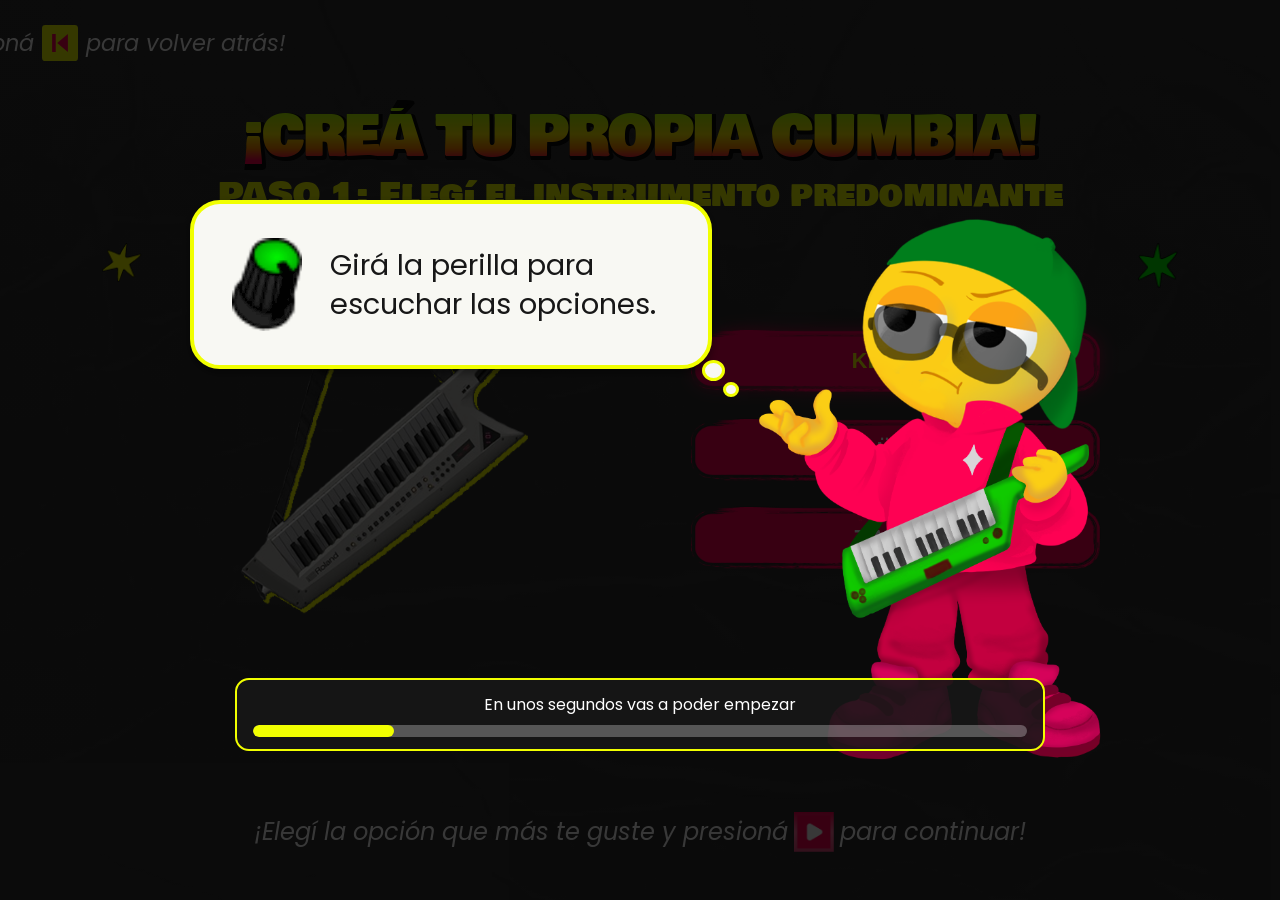
<file: nucleo2.html>
<!DOCTYPE html>
<html lang="es">
<head>
    <meta charset="UTF-8">
    <meta name="viewport" content="width=device-width, initial-scale=1.0">
    <meta name="theme-color" content="#222222">
    <title>Creá tu propia cumbia | Cumbia e IA</title>
    <link rel="preconnect" href="https://fonts.googleapis.com">
    <link rel="preconnect" href="https://fonts.gstatic.com" crossorigin>
    <link href="https://fonts.googleapis.com/css2?family=Bowlby+One+SC&family=Poppins:wght@400;500;600;700;800&display=swap" rel="stylesheet">
    <link rel="stylesheet" href="estilonucleo2.css">
    <link rel="stylesheet" href="boton-atras.css">
</head>
<body>
    <main class="creator" inert aria-hidden="true">
        <button class="creator__back" id="back-button" type="button">
            ¡Presioná
            <svg class="creator__back-icon" viewBox="0 0 32 32" role="img" aria-label="botón de volver atrás">
                <rect width="32" height="32" rx="3" fill="#f1ff00"/>
                <rect x="9" y="8" width="3.2" height="16" fill="#ff0054"/>
                <path d="M23 8v16L13.5 16z" fill="#ff0054"/>
            </svg>
            para volver atrás!
        </button>
        <img class="creator__star creator__star--yellow" src="imagenes/estrellararaama.png" alt="" aria-hidden="true">
        <img class="creator__star creator__star--green" src="imagenes/estrellararaver.png" alt="" aria-hidden="true">
        <h1 class="creator__title">
            <span class="creator__title-back" aria-hidden="true">¡CREÁ TU PROPIA CUMBIA!</span>
            <span class="creator__title-front">¡CREÁ TU PROPIA CUMBIA!</span>
        </h1>
        <h2 class="creator__step" id="step-title">PASO 1: Elegí el instrumento predominante</h2>

        <section class="creator__screen" aria-labelledby="step-title">
            <img class="creator__image" id="step-image" src="imagenes/keytar.png" alt="Keytar">
            <div class="creator__waveform" id="step-waveform" role="img" aria-label="Onda de voz animada" hidden>
                <span></span><span></span><span></span><span></span><span></span><span></span><span></span>
                <span></span><span></span><span></span><span></span><span></span><span></span><span></span>
                <span></span><span></span><span></span><span></span><span></span><span></span><span></span>
            </div>
            <div class="creator__option-list">
                <div class="creator__options" id="options" aria-label="Elegí una opción"></div>
                <p class="creator__hint">
                    ¡Elegí la opción que más te guste y presioná
                    <img src="imagenes/playok.png" alt="botón de continuar">
                    para continuar!
                </p>
            </div>
        </section>
    </main>
    <aside class="creator-tutorial" id="creator-tutorial" role="status" aria-live="polite">
        <div class="creator-tutorial__content">
            <div class="creator-tutorial__message">
                <img class="creator-tutorial__knob" src="imagenes/perilla-tutorial.svg" alt="">
                <p>Girá la perilla para escuchar las opciones.</p>
            </div>
            <img
                class="creator-tutorial__character"
                src="imagenes/bichito%20wachin.png"
                alt=""
            >
            <div class="tutorial-loading">
                <p>En unos segundos vas a poder empezar</p>
                <div
                    class="tutorial-progress"
                    id="tutorial-progress"
                    role="progressbar"
                    aria-label="Tiempo de espera del tutorial"
                    aria-valuemin="0"
                    aria-valuemax="100"
                    aria-valuenow="0"
                    aria-live="off"
                >
                    <span id="tutorial-progress-fill"></span>
                </div>
            </div>
        </div>
    </aside>
       <script src="serial.js" defer></script>
    <script>
        const steps = [
            {
                title: "PASO 1: Elegí el instrumento predominante",
                image: "imagenes/keytar.png",
                alt: "Keytar",
                options: [
                    { name: "KEYTAR", image: "imagenes/keytar.png", alt: "Keytar", sound: "musica/keytar%20recortado.mp4"},
                    { name: "GÜIRO", image: "imagenes/guiro.png", alt: "Güiro", sound: "musica/GÜIRO.mp3" },
                    { name: "TIMBAL", image: "imagenes/timbal.png", alt: "Timbal", sound: "musica/TIMBAL.mp3" }
                ]
            },
            {
                title: "PASO 2: Elegí la temática a cantar",
                image: "imagenes/corazonroto.png",
                alt: "Corazón roto",
                options: [
                    { name: "DESAMOR", image: "imagenes/corazonroto.png", alt: "Corazón roto", sound: "musica/DESAMOR.mp3" },
                    { name: "AMISTAD", image: "imagenes/caritafeliz.png", alt: "Carita sonriente", sound: "musica/AMISTAD.mp3" },
                    { name: "FIESTA", image: "imagenes/fiesta.png", alt: "Fiesta", sound: "musica/FIESTA.mp3" }
                ]
            },
            {
                title: "PASO 3: Elegí el tipo de voz a usar",
                image: "imagenes/microfono.png",
                alt: "Micrófono",
                options: [
                    { name: "MATEO", value: "VOZ 1", image: "imagenes/mateor.png", alt: "MATEO", isPerson: true, sound: "musica/VOZ 1.mp3" },
                    { name: "MARIA", value: "VOZ 2", image: "imagenes/martinar.png", alt: "MARIA", isPerson: true, sound: "musica/VOZ 2.mp3" },
                    { name: "NICOLÁS", value: "VOZ 3", image: "imagenes/nicolasr.png", alt: "NICOLÁS", isPerson: true, sound: "musica/VOZ 3.mp3" }
                ]
            }
        ];

        const selections = [null, null, null];
        const title = document.querySelector("#step-title");
        const image = document.querySelector("#step-image");
        const waveform = document.querySelector("#step-waveform");
        const options = document.querySelector("#options");
        const tutorial = document.querySelector("#creator-tutorial");
        const tutorialProgress = document.querySelector("#tutorial-progress");
        const tutorialProgressFill = document.querySelector("#tutorial-progress-fill");
        const creator = document.querySelector(".creator");
        const instrumentAudio = new Audio();
        const tutorialDuration = 6000;
        let currentStep = 0;
        let potIndex = 0;
        let valorPotInicio = null;
        const margenPot = 35;

        function playOptionSound(option) {
            instrumentAudio.pause();
            instrumentAudio.currentTime = 0;
            if (!option.sound) return;

            instrumentAudio.src = option.sound;
            instrumentAudio.play().catch((error) => {
                console.error("No se pudo reproducir el sonido de la opción.", error);
            });
        }

        function previewOption(option) {
            const showWaveform = option.image === "imagenes/ondamusical.png";
            image.classList.toggle("creator__image--person", option.isPerson === true);
            image.hidden = showWaveform;
            waveform.hidden = !showWaveform;
            if (!showWaveform) {
                image.src = option.image;
                image.alt = option.alt;
            }
        }

        function showStep() {
            const step = steps[currentStep];
            potIndex = 0;
            valorPotInicio = null;
            title.textContent = step.title;
            previewOption(selections[currentStep] || step.options[0]);
            options.replaceChildren();

            step.options.forEach((option, index) => {
                const button = document.createElement("button");
                button.className = "creator__option";
                button.type = "button";
                button.textContent = option.name;
                button.setAttribute("aria-pressed", String(selections[currentStep]?.name === option.name));
                button.addEventListener("pointerenter", () => {
                    potIndex = index;
                    resaltarOpcion(index);
                });
                button.addEventListener("pointerleave", () => {
                    if (option.sound) {
                        instrumentAudio.pause();
                        instrumentAudio.currentTime = 0;
                    }
                    previewOption(selections[currentStep] || step.options[0]);
                });
                button.addEventListener("focus", () => {
                    potIndex = index;
                    resaltarOpcion(index);
                });
                button.addEventListener("blur", () => {
                    previewOption(selections[currentStep] || step.options[0]);
                });
                button.addEventListener("click", () => {
                    if (option.sound) {
                        instrumentAudio.pause();
                        instrumentAudio.currentTime = 0;
                    }
                    selections[currentStep] = option;
                    if (currentStep < steps.length - 1) {
                        currentStep += 1;
                        showStep();
                        return;
                    }

                    options.querySelectorAll(".creator__option").forEach((choice) => {
                        const isSelected = choice === button;
                        choice.classList.toggle("is-selected", isSelected);
                        choice.setAttribute("aria-pressed", String(isSelected));
                    });
                    const selectionsQuery = new URLSearchParams({
                        instrument: selections[0].name,
                        theme: selections[1].name,
                        voice: selections[2].value || selections[2].name
                    });
                    window.location.href = `preresultado.html?${selectionsQuery}`;
                });
                options.append(button);
            });
            resaltarOpcion(0);
        }
        // ----- Volver atrás -----
        function irAtras() {
            if (!tutorial.classList.contains("is-dismissed")) return;
            instrumentAudio.pause();
            instrumentAudio.currentTime = 0;
            if (currentStep > 0) {
                currentStep -= 1;
                showStep();
            } else {
                window.location.href = "nucleo1.html";
            }
        }
        document.querySelector("#back-button").addEventListener("click", () => {
            document.dispatchEvent(new CustomEvent("boton-atras-arduino", { cancelable: true }));
        });
        document.addEventListener("boton-atras-arduino", (event) => {
            if (!tutorial.classList.contains("is-dismissed")) {
                window.location.href = `nucleo1.html${window.location.search}`;
                event.preventDefault();
                return;
            }

            irAtras();
            event.preventDefault();
        });

        // ----- Potenciómetro y botón del Arduino -----

        function resaltarOpcion(index, reproducirSonido = true) {
            const botones = options.querySelectorAll(".creator__option");

            botones.forEach((boton, i) => {
                boton.classList.toggle("is-pot", i === index);
            });

            const opcion = steps[currentStep].options[index];

            if (opcion) {
                previewOption(opcion);
                if (reproducirSonido) playOptionSound(opcion);
            }
        }

        document.addEventListener("potenciometro", (e) => {
            if (!tutorial.classList.contains("is-dismissed")) return;

            const cantidad = steps[currentStep].options.length;
            const valor = Number(e.detail);
            if (!Number.isFinite(valor)) return;

            // La primera lectura calibra la perilla; la opción inicial sigue siendo la primera.
            if (valorPotInicio === null) {
                valorPotInicio = valor;
                resaltarOpcion(0, false);
                return;
            }

            if (cantidad < 2) return;

            const distanciaMaxima = Math.max(valorPotInicio, 1023 - valorPotInicio);
            const distanciaPorOpcion = distanciaMaxima / (cantidad - 1);
            const distancia = Math.abs(valor - valorPotInicio);
            const indiceAnterior = potIndex;

            while (
                potIndex < cantidad - 1 &&
                distancia >= (potIndex + 0.5) * distanciaPorOpcion + margenPot
            ) {
                potIndex += 1;
            }

            while (
                potIndex > 0 &&
                distancia <= (potIndex - 0.5) * distanciaPorOpcion - margenPot
            ) {
                potIndex -= 1;
            }

            if (potIndex !== indiceAnterior) {
                resaltarOpcion(potIndex);
            }
        });

        // Botón físico: confirma la opción seleccionada.
        document.addEventListener("boton-arduino", () => {
            if (!tutorial.classList.contains("is-dismissed")) return;

            const botones = options.querySelectorAll(".creator__option");

            if (botones[potIndex]) {
                botones[potIndex].click();
            }
        });

        showStep();
        const tutorialStartedAt = performance.now();
        function updateTutorialProgress(now) {
            const progress = Math.min(((now - tutorialStartedAt) / tutorialDuration) * 100, 100);
            tutorialProgress.setAttribute("aria-valuenow", String(Math.round(progress)));
            tutorialProgressFill.style.width = `${progress}%`;

            if (progress < 100) {
                window.requestAnimationFrame(updateTutorialProgress);
                return;
            }

            tutorial.classList.add("is-dismissed");
            tutorial.setAttribute("aria-hidden", "true");
            creator.removeAttribute("inert");
            creator.removeAttribute("aria-hidden");
        }
        window.requestAnimationFrame(updateTutorialProgress);
    </script>
</body>
</html>
</file>
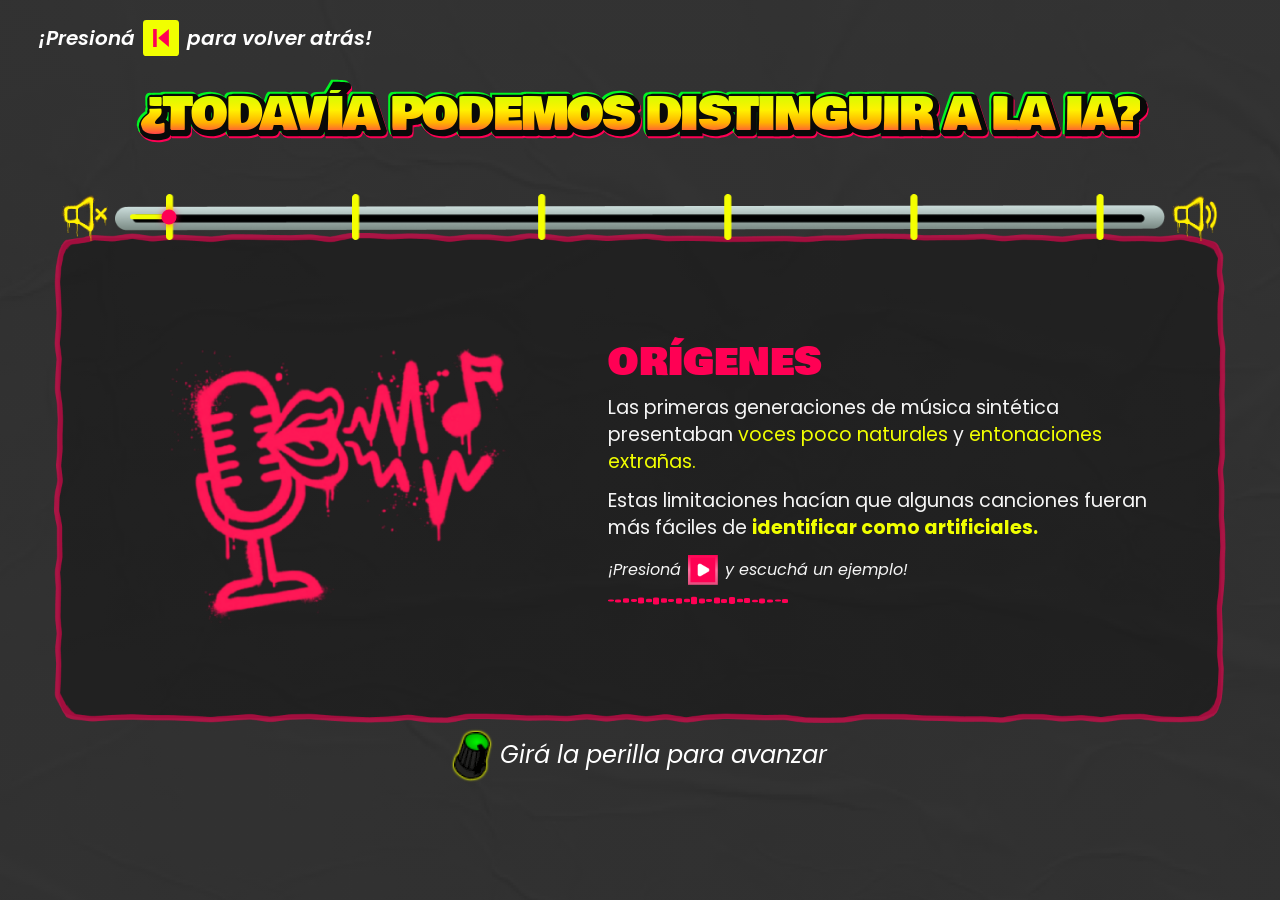
<file: nucleo3.html>
<!DOCTYPE html>
<html lang="es">
<head>
    <meta charset="UTF-8">
    <meta name="viewport" content="width=device-width, initial-scale=1.0">
    <meta name="theme-color" content="#222222">
    <title>¿Todavía podemos distinguir a la IA? | Cumbia e IA</title>
    <link rel="preconnect" href="https://fonts.googleapis.com">
    <link rel="preconnect" href="https://fonts.gstatic.com" crossorigin>
    <link href="https://fonts.googleapis.com/css2?family=Bowlby+One+SC&family=Poppins:wght@400;500;600;700;800&display=swap" rel="stylesheet">
    <link rel="stylesheet" href="estilonucleo3.css">
    <link rel="stylesheet" href="boton-atras.css">
</head>
<body>
    <main class="story">
        <h1 class="story__title">
            <span class="story__title-back" aria-hidden="true">¿Todavía podemos distinguir a la IA?</span>
            <span class="story__title-front">¿Todavía podemos distinguir a la IA?</span>
        </h1>

        <div class="timeline" id="timeline" aria-label="Seis estados sobre música sintética">
            <img class="timeline__bar" src="imagenes/barra%20con%20lineas.png" alt="">
            <span class="timeline__progress" id="timeline-progress" aria-hidden="true"></span>
            <img class="timeline__speaker timeline__speaker--quiet" src="imagenes/parlante.png" alt="" aria-hidden="true">
            <img class="timeline__speaker timeline__speaker--loud" src="imagenes/parlantevolumen.png" alt="" aria-hidden="true">
            <div class="timeline__stops" id="timeline-stops"></div>
            <button
                class="timeline__thumb"
                id="timeline-thumb"
                type="button"
                role="slider"
                aria-label="Estado seleccionado"
                aria-valuemin="1"
                aria-valuemax="6"
                aria-valuenow="1"
                aria-valuetext="Estado 1 de 6"
                tabindex="0"
            ></button>
        </div>

        <section class="story__card" aria-label="Información del estado seleccionado">
            <article class="story__state story__state--origins is-active" data-state="0" aria-label="Estado 1: Orígenes">
                <img
                    class="story__image"
                    src="imagenes/microfono.png"
                    alt="Ilustración rosa de un micrófono con ondas de sonido"
                >
                <div class="story__details">
                    <h2 class="story__state-title">Orígenes</h2>
                    <p class="story__copy">
                        Las primeras generaciones de música sintética presentaban
                        <span>voces poco naturales</span> y
                        <span>entonaciones extrañas.</span>
                    </p>
                    <p class="story__copy">
                        Estas limitaciones hacían que algunas canciones fueran más fáciles de
                        <strong>identificar como artificiales.</strong>
                    </p>
                    <div class="origins__example">
                        <p class="origins__hint">
                            <span>¡Presioná</span>
                            <button class="origins__play" id="origins-play" type="button" aria-label="Escuchar un ejemplo">
                                <img src="imagenes/playok.png" alt="">
                            </button>
                            <span>y escuchá un ejemplo!</span>
                        </p>
                        <div class="origins__waveform" aria-hidden="true">
                            <span style="--bar-height: 5px"></span>
                            <span style="--bar-height: 8px"></span>
                            <span style="--bar-height: 11px"></span>
                            <span style="--bar-height: 7px"></span>
                            <span style="--bar-height: 15px"></span>
                            <span style="--bar-height: 9px"></span>
                            <span style="--bar-height: 18px"></span>
                            <span style="--bar-height: 11px"></span>
                            <span style="--bar-height: 7px"></span>
                            <span style="--bar-height: 14px"></span>
                            <span style="--bar-height: 9px"></span>
                            <span style="--bar-height: 19px"></span>
                            <span style="--bar-height: 12px"></span>
                            <span style="--bar-height: 7px"></span>
                            <span style="--bar-height: 15px"></span>
                            <span style="--bar-height: 10px"></span>
                            <span style="--bar-height: 17px"></span>
                            <span style="--bar-height: 9px"></span>
                            <span style="--bar-height: 13px"></span>
                            <span style="--bar-height: 6px"></span>
                            <span style="--bar-height: 12px"></span>
                            <span style="--bar-height: 8px"></span>
                            <span style="--bar-height: 5px"></span>
                            <span style="--bar-height: 10px"></span>
                        </div>
                        <audio id="origins-audio" src="musica/Instancia%201.mp3" preload="metadata"></audio>
                        <p class="origins__status" id="origins-status" role="status" aria-live="polite" hidden></p>
                    </div>
                </div>
            </article>
            <article class="story__state story__state--origins story__state--now" data-state="1" aria-label="Estado 2: ¿Y ahora?" hidden>
                <img
                    class="story__image"
                    src="imagenes/aurisrosa.png"
                    alt="Ilustración rosa de auriculares, inteligencia artificial y ondas musicales"
                >
                <div class="story__details">
                    <h2 class="story__state-title">¿Y ahora?</h2>
                    <p class="story__copy">
                        Los modelos actuales pueden generar
                        <em>canciones completas y reproducir con mayor complejidad</em>:
                    </p>
                    <ul class="origins__list">
                        <li>Voces</li>
                        <li>Melodías</li>
                        <li>Instrumentos</li>
                        <li>Géneros</li>
                        <li>Tempos.</li>
                    </ul>
                    <p class="story__copy">
                        Ya no siempre la diferencia resulta evidente.
                    </p>
                    <div class="origins__example">
                        <p class="origins__hint">
                            <span>¡Presioná</span>
                            <button class="origins__play" id="now-play" type="button" aria-label="Escuchar un ejemplo">
                                <img src="imagenes/playok.png" alt="">
                            </button>
                            <span>y escuchá un ejemplo!</span>
                        </p>
                        <div class="origins__waveform" aria-hidden="true">
                            <span style="--bar-height: 5px"></span>
                            <span style="--bar-height: 8px"></span>
                            <span style="--bar-height: 11px"></span>
                            <span style="--bar-height: 7px"></span>
                            <span style="--bar-height: 15px"></span>
                            <span style="--bar-height: 9px"></span>
                            <span style="--bar-height: 18px"></span>
                            <span style="--bar-height: 11px"></span>
                            <span style="--bar-height: 7px"></span>
                            <span style="--bar-height: 14px"></span>
                            <span style="--bar-height: 9px"></span>
                            <span style="--bar-height: 19px"></span>
                            <span style="--bar-height: 12px"></span>
                            <span style="--bar-height: 7px"></span>
                            <span style="--bar-height: 15px"></span>
                            <span style="--bar-height: 10px"></span>
                            <span style="--bar-height: 17px"></span>
                            <span style="--bar-height: 9px"></span>
                            <span style="--bar-height: 13px"></span>
                            <span style="--bar-height: 6px"></span>
                            <span style="--bar-height: 12px"></span>
                            <span style="--bar-height: 8px"></span>
                            <span style="--bar-height: 5px"></span>
                            <span style="--bar-height: 10px"></span>
                        </div>
                        <audio id="now-audio" src="musica/Instancia%202.mp3" preload="metadata"></audio>
                        <p class="origins__status" id="now-status" role="status" aria-live="polite" hidden></p>
                    </div>
                </div>
            </article>
            <article class="story__state" data-state="2" aria-label="Estado 3: El caso argentino" hidden>
                <img
                    class="story__image"
                    src="imagenes/foto%20y%20sombra%20kode.png"
                    alt="Retrato de Kode González con una silueta amarilla"
                >
                <div class="story__details">
                    <h2 class="story__state-title">El caso argentino</h2>
                    <p class="story__copy">
                        En 2026, el productor argentino Rastry presentó a Kode González,
                        un <span>artista de cumbia creado mediante inteligencia artificial.</span><br>
                        <br>
                        Su caso permite explorar estos <span class="story__accent">avances</span> dentro de un género musical
                        reconocible para el público argentino.
                    </p>
                </div>
            </article>
            <article class="story__state" data-state="3" aria-label="Estado 4: El caso argentino" hidden>
                <img
                    class="story__image story__image--framed"
                    src="imagenes/Kode.gif"
                    alt="Primer plano de la boca de Kode González"
                >
                <div class="story__details">
                    <h2 class="story__state-title">El caso argentino</h2>
                    <p class="story__copy">
                        Según contó Rastry a TN, trabajó durante aproximadamente dos años
                        en el desarrollo de la voz de Kode para conseguir
                        <span>que transmitiera emoción y no sonara vacía o automática.</span>
                    </p>
                    <blockquote class="story__quote">
                        “Quiero que la gente sienta que le cantó de verdad”.
                    </blockquote>
                    <p class="story__copy">
                        El desafío consiste en lograr una interpretación que genere una
                        respuesta emocional.
                    </p>
                </div>
            </article>
            <article class="story__state story__state--player" data-state="4" aria-label="Estado 5: Escuchar la canción" hidden>
                <h2 class="player__heading">¡Poné play y escuchalo!</h2>
                <div class="player__cover-column">
                    <img
                        class="player__cover"
                        src="imagenes/cancionfernet.png"
                        alt="Portada de Un par de fernet de Rastry x Kode Gonzalez"
                    >
                    <div class="player__controls" aria-label="Controles de reproducción">
                        <button class="player__skip" type="button" aria-label="Pista anterior">
                            <img src="imagenes/flecha%20iz%20paso%205.png" alt="">
                        </button>
                        <button class="player__play" id="player-play" type="button" aria-label="Reproducir canción">
                            <img src="imagenes/playok.png" alt="">
                        </button>
                        <button class="player__skip player__skip--next" type="button" aria-label="Pista siguiente">
                            <img src="imagenes/flecha%20paso%205.png" alt="">
                        </button>
                    </div>
                    <audio id="song-audio" src="musica/UnParDeFernet.mp3" preload="metadata"></audio>
                </div>
                <div class="player__track">
                    <h3 class="player__song-title">Un par de fernet</h3>
                    <p class="player__artist">Rastry x Kode Gonzalez</p>
                    <div class="player__waveform" aria-hidden="true">
                        <span style="--bar-height: 13px"></span>
                        <span style="--bar-height: 20px"></span>
                        <span style="--bar-height: 15px"></span>
                        <span style="--bar-height: 25px"></span>
                        <span style="--bar-height: 31px"></span>
                        <span style="--bar-height: 20px"></span>
                        <span style="--bar-height: 27px"></span>
                        <span style="--bar-height: 34px"></span>
                        <span style="--bar-height: 25px"></span>
                        <span style="--bar-height: 38px"></span>
                        <span style="--bar-height: 30px"></span>
                        <span style="--bar-height: 24px"></span>
                        <span style="--bar-height: 33px"></span>
                        <span style="--bar-height: 23px"></span>
                        <span style="--bar-height: 29px"></span>
                        <span style="--bar-height: 36px"></span>
                        <span style="--bar-height: 25px"></span>
                        <span style="--bar-height: 19px"></span>
                        <span style="--bar-height: 26px"></span>
                        <span style="--bar-height: 15px"></span>
                        <span style="--bar-height: 29px"></span>
                        <span style="--bar-height: 19px"></span>
                        <span style="--bar-height: 34px"></span>
                        <span style="--bar-height: 25px"></span>
                        <span style="--bar-height: 18px"></span>
                        <span style="--bar-height: 30px"></span>
                        <span style="--bar-height: 23px"></span>
                        <span style="--bar-height: 17px"></span>
                        <span style="--bar-height: 27px"></span>
                        <span style="--bar-height: 21px"></span>
                        <span style="--bar-height: 31px"></span>
                        <span style="--bar-height: 19px"></span>
                        <span style="--bar-height: 24px"></span>
                        <span style="--bar-height: 14px"></span>
                        <span style="--bar-height: 22px"></span>
                        <span style="--bar-height: 17px"></span>
                        <span style="--bar-height: 28px"></span>
                    </div>
                    <div class="player__progress" role="progressbar" aria-label="Progreso de la canción" aria-valuemin="0" aria-valuemax="100" aria-valuenow="0">
                        <span></span>
                    </div>
                    <p class="player__status" id="player-status" role="status" aria-live="polite" hidden></p>
                </div>
                <p class="player__hint">
                    <svg class="player__hint-arrow" viewBox="0 0 70 40" aria-hidden="true">
                        <path d="M3 2 C 5 18, 14 26, 28 24 C 38 22, 38 10, 30 12 C 22 14, 28 30, 62 30" fill="none" stroke="#f1ff00" stroke-width="2" stroke-linecap="round"/>
                        <path d="M56 24 L64 30 L56 36" fill="none" stroke="#f1ff00" stroke-width="2" stroke-linecap="round" stroke-linejoin="round"/>
                    </svg>
                    <span>¡Presiona una tecla</span>
                    <span class="player__hint-keys" aria-label="teclas de piano 1 y 2">
                        <kbd class="player__hint-key" aria-label="tecla 1">1</kbd>
                        <kbd class="player__hint-key" aria-label="tecla 2">2</kbd>
                    </span>
                    <span>y escucha otro ejemplo!</span>
                </p>
            </article>
            <article class="story__state story__state--conclusion" data-state="5" aria-label="Estado 6: Conclusión" hidden>
                <img
                    class="story__image"
                    src="imagenes/maquinamusica.png"
                    alt="Ilustración rosa de una máquina generadora de música e inteligencia artificial"
                >
                <div class="story__details">
                    <p class="story__copy">
                        La mejora de las herramientas generativas y la producción masiva
                        de contenido pueden <span>dificultar la diferenciación.</span><br>
                        <br>
                        Manuel Cullen, <em class="story__ate">delegado en ATE Cultura,</em>
                        relaciona este problema con el <strong>dumping cognitivo:</strong>
                        la naturalización de la IA puede contribuir a que se debilite
                        nuestra capacidad de valorar sus particularidades.
                    </p>
                </div>
                <p class="story__hint">
                    <span>¡Presioná el botón</span>
                    <button class="story__key" type="button" aria-label="Ir a las entrevistas">
                        <img src="imagenes/playok.png" alt="OK" class="story-key-image">
                    </button>
                    <span>en tu teclado para continuar!</span>
                </p>
            </article>
        </section>

        <p class="story__perilla-hint" id="perilla-hint">
            <img src="imagenes/perilla-tutorial.svg" alt="">
            <span>Girá la perilla para avanzar</span>
        </p>
    </main>
   <script src="canciones.js"></script>
     <script src="serial.js" defer></script>
    <script>
        const statePositions = [5.11, 22.93, 40.65, 58.38, 76.10, 93.83];
        const perillaHint = document.querySelector("#perilla-hint");
        const timeline = document.querySelector("#timeline");
        const stopsContainer = document.querySelector("#timeline-stops");
        const thumb = document.querySelector("#timeline-thumb");
        const timelineProgress = document.querySelector("#timeline-progress");
        const states = document.querySelectorAll(".story__state");
        const originsState = document.querySelector(".story__state--origins");
        const originsButton = document.querySelector("#origins-play");
        const originsAudio = document.querySelector("#origins-audio");
        const originsStatus = document.querySelector("#origins-status");
        const nowState = document.querySelector('.story__state[data-state="1"]');
        const nowButton = document.querySelector("#now-play");
        const nowAudio = document.querySelector("#now-audio");
        const nowStatus = document.querySelector("#now-status");
        const conclusionButton = document.querySelector(".story__key");
        const playerState = document.querySelector(".story__state--player");
        const playerButton = document.querySelector("#player-play");
        const playerButtonIcon = playerButton.querySelector("img");
        const songAudio = document.querySelector("#song-audio");
        const songTitle = document.querySelector(".player__song-title");
        const progress = document.querySelector(".player__progress");
        const progressFill = progress.querySelector("span");
        const playerStatus = document.querySelector("#player-status");
        const songArtist = document.querySelector(".player__artist");
        const songCover = document.querySelector(".player__cover");
        const skipPrevious = document.querySelector(".player__skip");
        const skipNext = document.querySelector(".player__skip--next");
        let currentState = 0;

        // Canciones del estado 5: las flechas del reproductor pasan de una a otra
        const tracks = [
            {
                title: "Un par de fernet",
                artist: "Rastry x Kode Gonzalez",
                cover: "imagenes/cancionfernet.png",
                audio: "musica/UnParDeFernet.mp3"
            },
            {
                title: "Desalójame el alma",
                artist: "Rastry x Kode Gonzalez",
                cover: "imagenes/cancionkode.png",
                audio: "musica/Desalójameelalma.mp3"
            }
        ];
        let trackIndex = 0;

        function selectTrack(index) {
            if (currentState !== 4) {
                return;
            }

            const nextIndex = Math.max(0, Math.min(tracks.length - 1, index));
            if (nextIndex === trackIndex) {
                return;
            }

            const wasPlaying = !songAudio.paused;
            trackIndex = nextIndex;
            const track = tracks[trackIndex];
            songAudio.pause();
            songAudio.src = track.audio;
            songAudio.load();
            playerState.classList.toggle("is-green-track", trackIndex === 1);
            songTitle.textContent = track.title;
            songArtist.textContent = track.artist;
            songCover.src = track.cover;
            songCover.alt = `Portada de ${track.title} de ${track.artist}`;
            playerStatus.hidden = true;
            playerStatus.textContent = "";
            updateSongProgress();
            if (wasPlaying) {
                playSong();
            }
        }

        function changeTrack(step) {
            selectTrack((trackIndex + step + tracks.length) % tracks.length);
        }

        skipPrevious.addEventListener("click", () => changeTrack(-1));
        skipNext.addEventListener("click", () => changeTrack(1));

        document.addEventListener("keydown", (event) => {
            if (currentState !== 4 || event.repeat) {
                return;
            }

            if (event.key === "1") {
                selectTrack(1);
            } else if (event.key === "2") {
                selectTrack(0);
            }
        });

// ----- Perilla: movimiento por posiciones estables -----

const PASO_POT = 100;

let ultimoValorPot = null;
let movimientoAcumulado = 0;

// La barra comienza siempre en el estado 1.
thumb.style.transition = "none";
timelineProgress.style.transition = "none";

function moverConPerilla(direccion) {
    const nuevoEstado = currentState + direccion;

    if (nuevoEstado >= 0 && nuevoEstado < statePositions.length) {
        selectState(nuevoEstado);
    }
}

document.addEventListener("potenciometro", (event) => {

    const valor = Number(event.detail);

    if (!Number.isFinite(valor)) {
        return;
    }

    const valorLimitado = 1023 - Math.max(0, Math.min(1023, valor));

    // La primera lectura solo establece la posición inicial.
    // No mueve la barra ni cambia el estado.
    if (ultimoValorPot === null) {
        ultimoValorPot = valorLimitado;
        return;
    }

    // Calcula cuánto giró realmente la perilla.
    const diferencia = valorLimitado - ultimoValorPot;

    ultimoValorPot = valorLimitado;

    // Acumula el movimiento para evitar cambios por pequeñas variaciones.
    movimientoAcumulado += diferencia;

    // Girar hacia un lado avanza.
    while (movimientoAcumulado >= PASO_POT) {
        moverConPerilla(1);
        movimientoAcumulado -= PASO_POT;
    }

    // Girar hacia el otro lado retrocede.
    while (movimientoAcumulado <= -PASO_POT) {
        moverConPerilla(-1);
        movimientoAcumulado += PASO_POT;
    }
});

        statePositions.forEach((position, index) => {
            const stop = document.createElement("button");
            stop.className = "timeline__stop";
            stop.type = "button";
            stop.style.setProperty("--position", `${position}%`);
            stop.setAttribute("aria-label", `Mostrar estado ${index + 1}`);
            stop.setAttribute("aria-pressed", String(index === 0));
            stop.addEventListener("click", () => selectState(index));
            stopsContainer.append(stop);
        });

        function selectState(index) {
            currentState = Math.max(0, Math.min(statePositions.length - 1, index));
            examples.forEach(({ stateIndex, audio }) => {
                if (currentState !== stateIndex) {
                    audio.pause();
                    audio.currentTime = 0;
                }
            });
            if (currentState !== 4) {
                songAudio.pause();
                songAudio.currentTime = 0;
                updateSongProgress();
            }
            thumb.style.setProperty("--position", `${statePositions[currentState]}%`);
            timelineProgress.style.width = `${statePositions[currentState]}%`;
            perillaHint.hidden = false;
            thumb.setAttribute("aria-valuenow", String(currentState + 1));
            thumb.setAttribute("aria-valuetext", `Estado ${currentState + 1} de 6`);

            states.forEach((state, stateIndex) => {
                const isActive = stateIndex === currentState;
                state.hidden = !isActive;
                state.classList.toggle("is-active", isActive);
            });

            stopsContainer.querySelectorAll(".timeline__stop").forEach((stop, stopIndex) => {
                stop.setAttribute("aria-pressed", String(stopIndex === currentState));
            });
        }

        conclusionButton.addEventListener("click", () => {
            if (currentState === 5) {
                window.location.href = `entrevistas.html${window.location.search}`;
            }
        });

        function setupExample(stateIndex, stateElement, button, audio, status) {
            const buttonIcon = button.querySelector("img");

            async function play() {
                if (currentState !== stateIndex || !audio.paused) {
                    return;
                }

                status.hidden = true;
                status.textContent = "";
                if (audio.ended) {
                    audio.currentTime = 0;
                }

                try {
                    await audio.play();
                } catch (error) {
                    status.textContent = "No se pudo reproducir el ejemplo. Revisá que el archivo de audio esté disponible.";
                    status.hidden = false;
                    console.error("No se pudo reproducir el ejemplo de audio.", error);
                }
            }

            function setPlaying(isPlaying) {
                stateElement.classList.toggle("is-playing", isPlaying);
                button.classList.toggle("is-playing", isPlaying);
                buttonIcon.src = isPlaying ? "imagenes/botonpausa.png" : "imagenes/playok.png";
                button.setAttribute("aria-label", isPlaying ? "Pausar ejemplo" : "Escuchar un ejemplo");
            }

            button.addEventListener("click", () => {
                if (audio.paused) {
                    play();
                } else {
                    audio.pause();
                }
            });
            audio.addEventListener("play", () => setPlaying(true));
            audio.addEventListener("pause", () => setPlaying(false));
            audio.addEventListener("ended", () => setPlaying(false));
            audio.addEventListener("error", () => {
                status.textContent = "No se pudo cargar el ejemplo. Revisá que el archivo de audio esté disponible.";
                status.hidden = false;
                console.error("No se pudo cargar el archivo de audio del ejemplo.");
            });

            return { stateIndex, audio, play };
        }

        // Estado 1 (Orígenes) y estado 2 (¿Y ahora?) comparten el mismo reproductor de ejemplo
        const examples = [
            setupExample(0, originsState, originsButton, originsAudio, originsStatus),
            setupExample(1, nowState, nowButton, nowAudio, nowStatus)
        ];

        async function playSong() {
            if (currentState !== 4 || !songAudio.paused) {
                return;
            }

            playerStatus.hidden = true;
            playerStatus.textContent = "";
            if (songAudio.ended) {
                songAudio.currentTime = 0;
            }

            try {
                await songAudio.play();
            } catch (error) {
                playerStatus.textContent = "No se pudo reproducir la canción. Revisá que el archivo de audio esté disponible.";
                playerStatus.hidden = false;
                console.error("No se pudo reproducir Desalójame el alma.", error);
            }
        }

        function updateSongProgress() {
            const percentage = songAudio.duration
                ? (songAudio.currentTime / songAudio.duration) * 100
                : 0;
            progressFill.style.width = `${percentage}%`;
            progress.setAttribute("aria-valuenow", String(Math.round(percentage)));
        }

        function togglePlayPause() {
            if (songAudio.paused) {
                playSong();
            } else {
                songAudio.pause();
            }
        }

        // serial.js llama a esta función cuando se aprieta Enter en el estado 5:
        // en el reproductor, Enter reproduce o pausa la canción.
        function toggleSongPlayback() {
            playerButton.click();
        }

        playerButton.addEventListener("click", togglePlayPause);
        songAudio.addEventListener("play", () => {
            playerState.classList.add("is-playing");
            playerButton.classList.add("is-playing");
            playerButtonIcon.src = "imagenes/botonpausa.png";
            playerButton.setAttribute("aria-label", "Pausar canción");
        });
        songAudio.addEventListener("pause", () => {
            playerState.classList.remove("is-playing");
            playerButton.classList.remove("is-playing");
            playerButtonIcon.src = "imagenes/playok.png";
            playerButton.setAttribute("aria-label", "Reproducir canción");
        });
        songAudio.addEventListener("timeupdate", updateSongProgress);
        songAudio.addEventListener("loadedmetadata", updateSongProgress);
        songAudio.addEventListener("ended", () => {
            playerState.classList.remove("is-playing");
            playerButton.classList.remove("is-playing");
            playerButtonIcon.src = "imagenes/playok.png";
            playerButton.setAttribute("aria-label", "Reproducir canción");
            updateSongProgress();
        });
        songAudio.addEventListener("error", () => {
            playerStatus.textContent = "No se pudo cargar la canción. Revisá que el archivo de audio esté disponible.";
            playerStatus.hidden = false;
            console.error("No se pudo cargar el archivo Desalójameelalma.mp3.");
        });
        document.addEventListener("boton-arduino", () => {
            const activeExample = examples.find((example) => example.stateIndex === currentState);
            if (activeExample) {
                activeExample.play();
            } else if (currentState === 4) {
                playerButton.click();
            } else if (currentState === 5) {
                conclusionButton.click();
            }
        });
        document.addEventListener("boton-atras-arduino", (event) => {
            if (currentState === 4) {
                changeTrack(-1);
                event.preventDefault();
            } else if (currentState > 0) {
                selectState(currentState - 1);
                event.preventDefault();
            }
        });
        document.addEventListener("pausa-arduino", () => {
            examples.forEach(({ audio }) => audio.pause());
            songAudio.pause();
        });

        function selectNearestState(clientX) {
            const bounds = timeline.getBoundingClientRect();
            const percentage = ((clientX - bounds.left) / bounds.width) * 100;
            const nearest = statePositions.reduce((closest, position, index) => {
                return Math.abs(position - percentage) < Math.abs(statePositions[closest] - percentage)
                    ? index
                    : closest;
            }, 0);
            selectState(nearest);
        }

        timeline.addEventListener("pointerdown", (event) => {
            if (event.target.closest(".timeline__thumb, .timeline__stop")) {
                return;
            }
            selectNearestState(event.clientX);
        });

        thumb.addEventListener("pointerdown", (event) => {
            event.preventDefault();
            thumb.setPointerCapture(event.pointerId);
            selectNearestState(event.clientX);
        });

        thumb.addEventListener("pointermove", (event) => {
            if (thumb.hasPointerCapture(event.pointerId)) {
                selectNearestState(event.clientX);
            }
        });

        thumb.addEventListener("keydown", (event) => {
            let nextState = currentState;
            if (event.key === "ArrowRight" || event.key === "ArrowUp") {
                nextState += 1;
            } else if (event.key === "ArrowLeft" || event.key === "ArrowDown") {
                nextState -= 1;
            } else if (event.key === "Home") {
                nextState = 0;
            } else if (event.key === "End") {
                nextState = statePositions.length - 1;
            } else {
                return;
            }
            event.preventDefault();
            selectState(nextState);
        });

        document.addEventListener("keydown", (event) => {
            if (!event.isTrusted) {
                return;
            }

            const activeExample = examples.find((example) => example.stateIndex === currentState);
            if (
                activeExample &&
                event.key === "Enter" &&
                !event.repeat &&
                !event.target.closest("button, a, input, select, textarea")
            ) {
                activeExample.play();
                return;
            }
            if (
                currentState === 5 &&
                event.key === "Enter" &&
                !event.repeat &&
                !event.target.closest("button, a, input, select, textarea")
            ) {
                window.location.href = `entrevistas.html${window.location.search}`;
            }
        });
    </script>
</body>
</html>
</file>
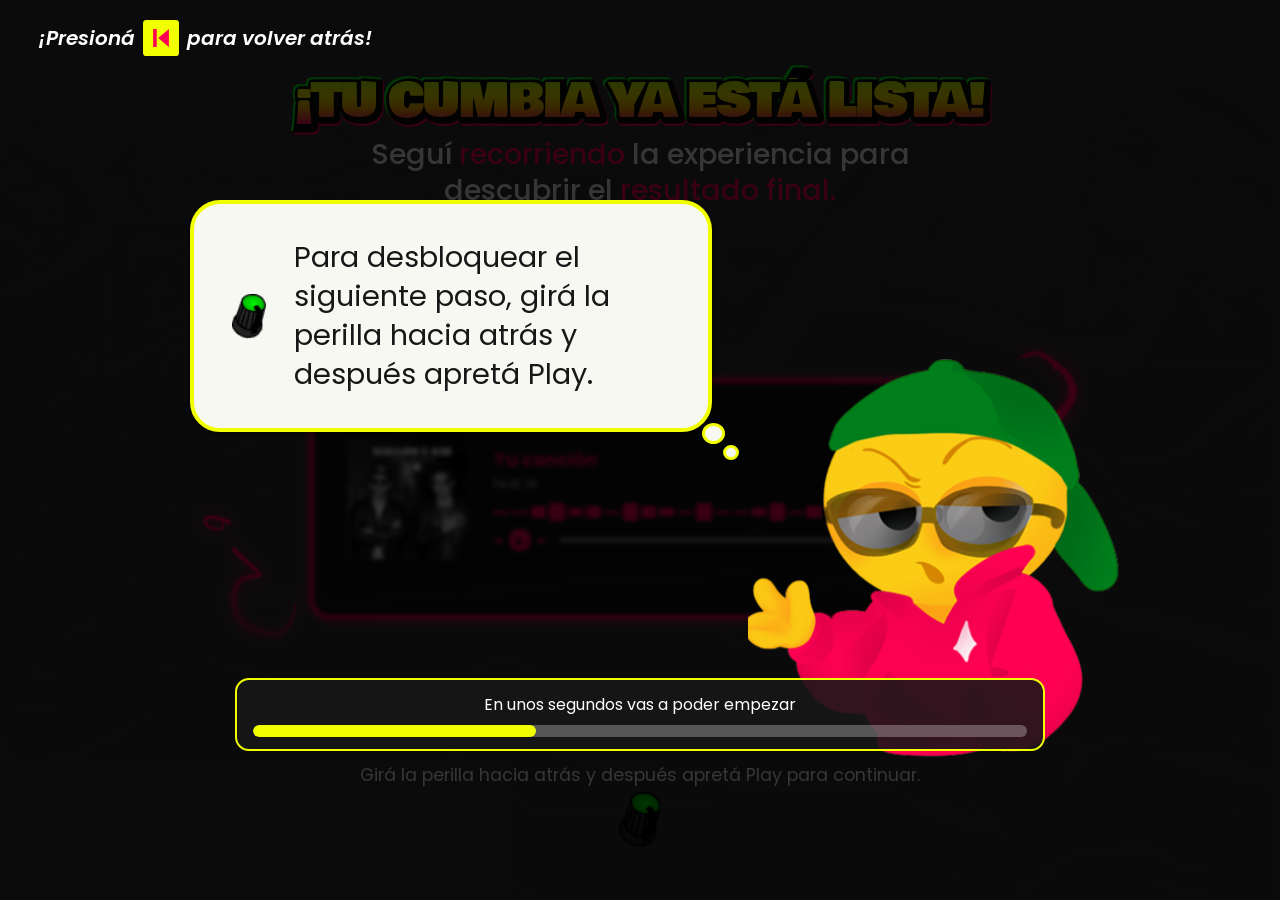
<file: preresultado.html>
<!DOCTYPE html>
<html lang="es">
<head>
    <meta charset="UTF-8">
    <meta name="viewport" content="width=device-width, initial-scale=1.0">
    <meta name="theme-color" content="#222222">
    <title>¡Tu cumbia ya está lista! | Cumbia e IA</title>
    <link rel="preconnect" href="https://fonts.googleapis.com">
    <link rel="preconnect" href="https://fonts.gstatic.com" crossorigin>
    <link href="https://fonts.googleapis.com/css2?family=Bowlby+One+SC&family=Poppins:wght@400;500;700&display=swap" rel="stylesheet">
    <link rel="stylesheet" href="preresultado.css">
    <link rel="stylesheet" href="boton-atras.css">
</head>
<body>
    <main class="result" id="result-page" inert aria-hidden="true">
        <header class="result__header">
            <h1 class="result__title">
                <span class="result__title-back" aria-hidden="true">¡Tu cumbia ya está lista!</span>
                <span class="result__title-front">¡Tu cumbia ya está lista!</span>
            </h1>
            <p class="result__subtitle">
                Seguí <span>recorriendo</span> la experiencia para<br class="result__subtitle-break">
                descubrir el <span>resultado final.</span>
            </p>
        </header>

        <section class="result-teaser" aria-label="Vista previa de la canción">
            <img class="result-teaser__question result-teaser__question--right" src="imagenes/signo%20de%20pregunta1.png" alt="" aria-hidden="true">
            <div class="result-teaser__player">
                <img class="result-teaser__cover" src="imagenes/cancionkode.png" alt="">
                <div class="result-teaser__details">
                    <span class="result-teaser__song">Tu canción</span>
                    <span class="result-teaser__artist">feat. IA</span>
                    <div class="result-teaser__wave" aria-hidden="true">
                        <span></span><span></span><span></span><span></span><span></span>
                        <span></span><span></span><span></span><span></span><span></span>
                        <span></span><span></span><span></span><span></span><span></span>
                        <span></span><span></span><span></span><span></span><span></span>
                        <span></span><span></span><span></span><span></span>
                    </div>
                    <div class="result-teaser__controls">
                        <span class="result-teaser__skip" aria-hidden="true">◀</span>
                        <button class="result-teaser__play" id="result-play" type="button" aria-label="Play para continuar">▶</button>
                        <span class="result-teaser__skip" aria-hidden="true">▶</span>
                        <span class="result-teaser__track" aria-hidden="true"></span>
                    </div>
                </div>
            </div>
            <img class="result-teaser__question result-teaser__question--left" src="imagenes/signo%20de%20pregunta2.png" alt="" aria-hidden="true">
        </section>

        <footer class="result__footer">
            <div class="result__turn">
                <p id="result-instruction" aria-live="polite">Girá la perilla hacia atrás y después apretá Play para continuar.</p>
                <img class="result__knob" src="imagenes/perilla-tutorial.svg" alt="Perilla del controlador">
            </div>
        </footer>
    </main>
    <aside class="result-tutorial" id="result-tutorial" role="status" aria-live="polite">
        <div class="result-tutorial__content">
            <div class="result-tutorial__message">
                <img src="imagenes/perilla-tutorial.svg" alt="">
                <p>Para desbloquear el siguiente paso, girá la perilla hacia atrás y después apretá Play.</p>
            </div>
            <img class="result-tutorial__character" src="imagenes/bichito%20taller%20todos%202.png" alt="">
            <div class="result-tutorial__loading">
                <p>En unos segundos vas a poder empezar</p>
                <div
                    class="result-tutorial__progress"
                    id="tutorial-progress"
                    role="progressbar"
                    aria-label="Tiempo de espera del tutorial"
                    aria-valuemin="0"
                    aria-valuemax="100"
                    aria-valuenow="0"
                    aria-live="off"
                >
                    <span id="tutorial-progress-fill"></span>
                </div>
            </div>
        </div>
    </aside>
    <script src="musica-fondo.js" defer></script>
    <script src="serial.js" defer></script>
    <script>
        const resultPage = document.querySelector("#result-page");
        const tutorial = document.querySelector("#result-tutorial");
        const resultInstruction = document.querySelector("#result-instruction");
        const playButton = document.querySelector("#result-play");
        const nextPage = `nucleo3.html${window.location.search}`;
        let knobReady = false;
        let changingPage = false;

        const knob = document.querySelector(".result__knob");
        const progressFill = document.querySelector("#tutorial-progress-fill");
        const progressBar = document.querySelector("#tutorial-progress");
        const DURACION_TUTORIAL = 3000;

        // Primero se muestra el tutorial y la página queda bloqueada.
        tutorial.classList.remove("is-dismissed");
        tutorial.removeAttribute("aria-hidden");
        resultInstruction.textContent = "Girá la perilla hacia atrás y después apretá Play para continuar.";

        // Simulación visual del giro: no se lee ningún valor real.
        knob.classList.add("is-turning");

        const inicioTutorial = performance.now();

        function finalizarTutorial() {
            tutorial.classList.add("is-dismissed");
            tutorial.setAttribute("aria-hidden", "true");
            resultPage.removeAttribute("inert");
            resultPage.removeAttribute("aria-hidden");
            knob.classList.remove("is-turning");
            knobReady = true;
            resultInstruction.textContent = "¡Bien! Ahora apretá Play para continuar.";
            playButton.classList.add("is-ready");
        }

        function actualizarTutorial(now) {
            const progreso = Math.min(((now - inicioTutorial) / DURACION_TUTORIAL) * 100, 100);
            progressFill.style.width = `${progreso}%`;
            progressBar.setAttribute("aria-valuenow", String(Math.round(progreso)));

            if (progreso < 100) {
                requestAnimationFrame(actualizarTutorial);
            } else {
                finalizarTutorial();
            }
        }

        requestAnimationFrame(actualizarTutorial);

        function cambiarPagina() {
            if (changingPage || !knobReady) return;

            changingPage = true;
            window.location.href = nextPage;
        }

        playButton.addEventListener("click", cambiarPagina);
        document.addEventListener("boton-arduino", cambiarPagina);
        document.addEventListener("pausa-arduino", cambiarPagina);
    </script>
</body>
</html>
</file>
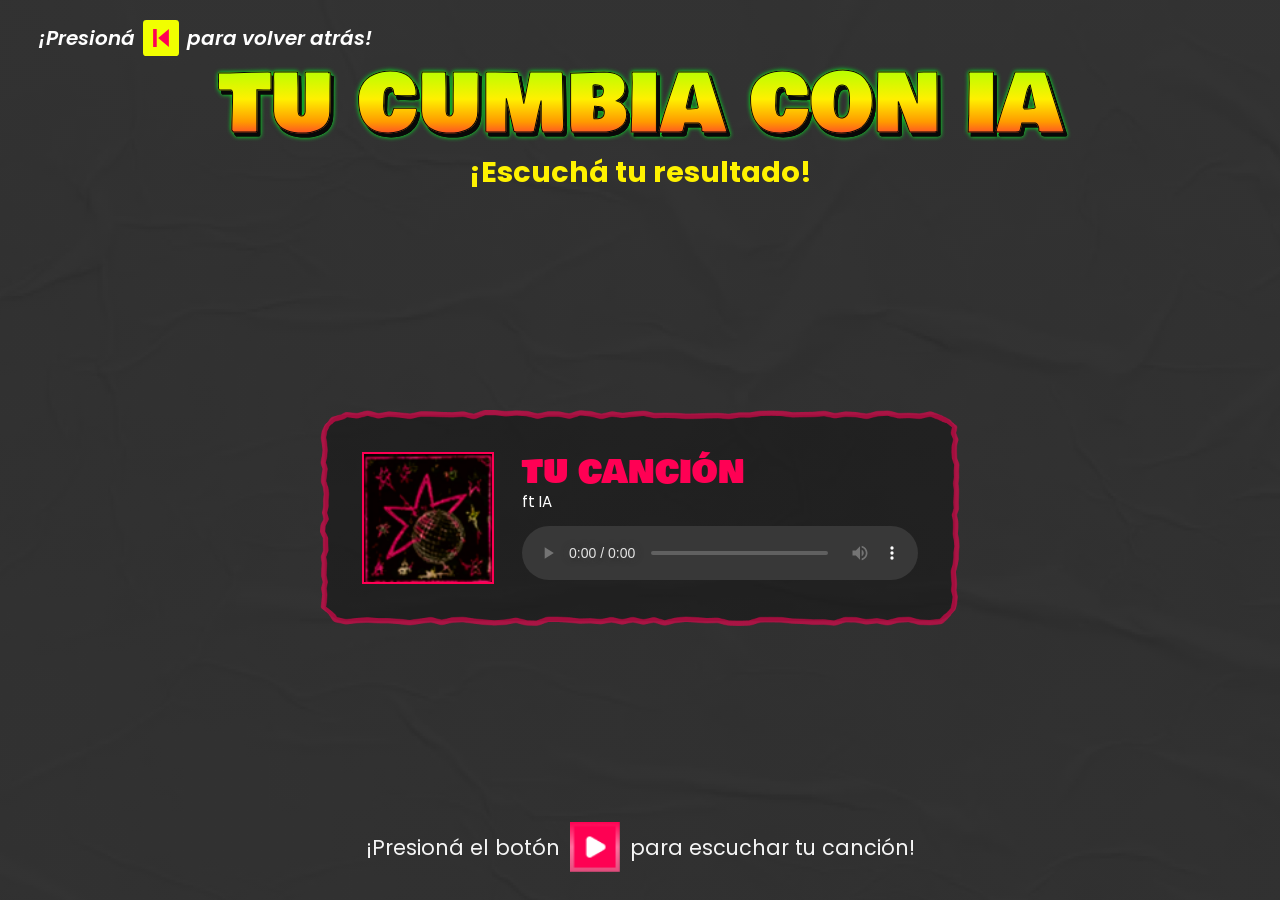
<file: resultadocancion.html>
<!DOCTYPE html>
<html lang="es">
<head>
    <meta charset="UTF-8">
    <meta name="viewport" content="width=device-width, initial-scale=1.0">
    <meta name="theme-color" content="#222222">
    <title>Tu cumbia con IA | Cumbia e IA</title>
    <link rel="preconnect" href="https://fonts.googleapis.com">
    <link rel="preconnect" href="https://fonts.gstatic.com" crossorigin>
    <link href="https://fonts.googleapis.com/css2?family=Bowlby+One+SC&family=Poppins:wght@400;700&display=swap" rel="stylesheet">
    <link rel="stylesheet" href="resultado.css">
    <link rel="stylesheet" href="boton-atras.css">
</head>
<body>
    <main class="result">
        <header class="result__header">
            <h1 class="result__title">Tu cumbia con IA</h1>
            <p class="result__subtitle">¡Escuchá tu resultado!</p>
            <div class="result__choices" id="result-choices" role="list" aria-label="Tus elecciones"></div>
        </header>

        <section class="result-player" aria-label="Reproductor de la canción">
            <img
                class="result-player__cover"
                src="imagenes/imagenfinal.png"
                alt="Portada de la canción"
            >
            <div class="result-player__details">
                <h2 class="result-player__song">TU CANCIÓN</h2>
                <p class="result-player__artist">ft IA</p>
                <audio
                    id="result-audio"
                    class="result-player__audio"
                    controls
                    preload="none"
                    aria-label="Escuchar tu canción"
                ></audio>
            </div>
        </section>

        <footer class="result__footer">
            <a class="result__hint" id="result-hint" href="final.html" aria-label="Reproducir tu canción">
                <span id="result-hint-listen">¡Presioná el botón</span>
                <img id="result-hint-listen-icon" src="imagenes/playok.png" alt="OK" class="result__ok">
                <span id="result-hint-listen-end">para escuchar tu canción!</span>
                <span id="result-hint-continue" hidden>¡Presioná el botón</span>
                <img id="result-hint-continue-icon" src="imagenes/playok.png" alt="OK" class="result__ok" hidden>
                <span id="result-hint-continue-end" hidden>en tu teclado para continuar!</span>
            </a>

        </footer>
    </main>
    <script src="canciones.js"></script>
       <script src="serial.js" defer></script>
    <script>
        const selection = new URLSearchParams(window.location.search);
        const instrument = selection.get("instrument")?.toLocaleUpperCase("es");
        const theme = selection.get("theme")?.toLocaleUpperCase("es");
        const voice = selection.get("voice")?.toLocaleUpperCase("es");
        const selectedSong = window.cumbiaSongs[instrument]?.[theme]?.[voice];
        const choiceDetails = {
            instrument: {
                KEYTAR: { name: "Keytar", image: "imagenes/keytarim.png" },
                "GÜIRO": { name: "Güiro", image: "imagenes/guiroim.png" },
                TIMBAL: { name: "Timbal", image: "imagenes/timbalim.png" }
            },
            theme: {
                DESAMOR: { name: "Desamor", image: "imagenes/desamorim.png" },
                AMISTAD: { name: "Amistad", image: "imagenes/amistadim.png" },
                FIESTA: { name: "Fiesta", image: "imagenes/fiestaim.png" }
            },
            voice: {
                "VOZ 1": { name: "MATEO", image: "imagenes/mateor.png", isVoice: true },
                "VOZ 2": { name: "MARIA", image: "imagenes/martinar.png", isVoice: true },
                "VOZ 3": { name: "NICOLÁS", image: "imagenes/nicolasr.png", isVoice: true }
            }
        };
        const choices = [
            choiceDetails.instrument[instrument],
            choiceDetails.theme[theme],
            choiceDetails.voice[voice]
        ].filter(Boolean);
        const choicesContainer = document.querySelector("#result-choices");
        choices.forEach((choice, index) => {
            const item = document.createElement("div");
            item.className = "result__choice";
            item.setAttribute("role", "listitem");

            const icon = document.createElement("img");
            icon.className = choice.isVoice
                ? "result__choice-icon result__choice-icon--voice"
                : "result__choice-icon";
            icon.src = choice.image;
            icon.alt = "";

            const name = document.createElement("span");
            name.className = "result__choice-name";
            name.textContent = choice.name;

            item.append(icon, name);
            choicesContainer.append(item);

            if (index < choices.length - 1) {
                const plus = document.createElement("img");
                plus.className = "result__choice-plus";
                plus.src = "imagenes/mas.png";
                plus.alt = "";
                plus.setAttribute("aria-hidden", "true");
                choicesContainer.append(plus);
            }
        });

        if (selectedSong) {
            const audio = document.querySelector("#result-audio");
            audio.src = encodeURI(`musica/${selectedSong}`);
            audio.load();
        }

        const audio = document.querySelector("#result-audio");
        const hint = document.querySelector("#result-hint");
        const hintListen = document.querySelector("#result-hint-listen");
        const hintListenEnd = document.querySelector("#result-hint-listen-end");
        const hintListenIcon = document.querySelector("#result-hint-listen-icon");
        const hintContinue = document.querySelector("#result-hint-continue");
        const hintContinueIcon = document.querySelector("#result-hint-continue-icon");
        const hintContinueEnd = document.querySelector("#result-hint-continue-end");
        let canContinue = false;

        function playSong() {
            audio.play().catch((error) => {
                console.error("No se pudo reproducir la canción:", error);
            });
        }

        function continueToFinal() {
            window.location.href = "final.html";
        }

        function updateHint() {
            canContinue = true;
            hintListen.hidden = true;
            hintListenEnd.hidden = true;
            hintListenIcon.hidden = true;
            hintContinue.hidden = false;
            hintContinueIcon.hidden = false;
            hintContinueEnd.hidden = false;
            hint.setAttribute("aria-label", "Continuar a la pantalla final");
        }

        window.setTimeout(updateHint, 7000);

        hint.addEventListener("click", (event) => {
            if (!canContinue) {
                event.preventDefault();
                playSong();
            }
        });

        document.addEventListener("keydown", (event) => {
            if (
                event.key === "Enter" &&
                !event.repeat &&
                !(event.target instanceof Element && event.target.closest("a, audio, button, input, select, textarea"))
            ) {
                if (canContinue) continueToFinal();
                else playSong();
            }
        });
    </script>
</body>
</html>
</file>
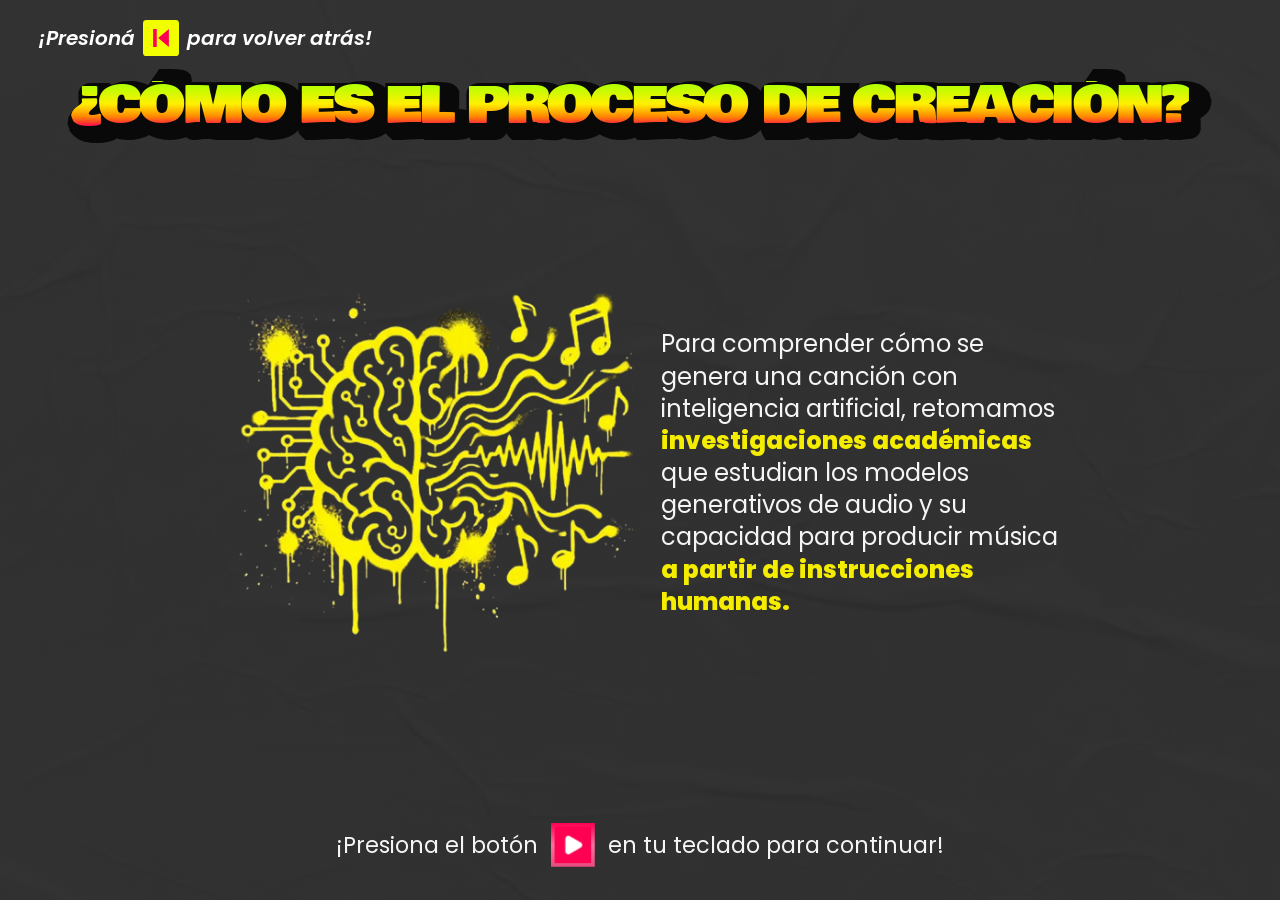
<file: tutorial1.html>
<!DOCTYPE html>
<html lang="es">
<head>
    <meta charset="UTF-8">
    <meta name="viewport" content="width=device-width, initial-scale=1.0">
    <meta name="theme-color" content="#222222">
    <title>¿Cómo es el proceso de creación? | Cumbia e IA</title>
    <link rel="preconnect" href="https://fonts.googleapis.com">
    <link rel="preconnect" href="https://fonts.gstatic.com" crossorigin>
    <link href="https://fonts.googleapis.com/css2?family=Bowlby+One+SC&family=Poppins:wght@400;800&display=swap" rel="stylesheet">
    <link rel="stylesheet" href="tutorial1.css">
    <link rel="stylesheet" href="boton-atras.css">
</head>
<body>
    <main class="tutorial">
        <h1 class="tutorial__title">
            <span class="tutorial__title-back" aria-hidden="true">
                ¿Cómo es el proceso
                <span>de creación?</span>
            </span>
            <span class="tutorial__title-front">
                ¿Cómo es el proceso
                <span>de creación?</span>
            </span>
        </h1>

        <section class="tutorial__content" aria-label="Introducción al proceso de creación musical">
            <img class="tutorial__photo-slot" src="imagenes/cerebro.png" alt="Ilustración de un cerebro">

            <p class="tutorial__description">
                Para comprender cómo se genera una canción con inteligencia artificial, retomamos
                <strong>investigaciones académicas</strong> que estudian los modelos generativos de audio
                y su capacidad para producir música <strong>a partir de instrucciones humanas.</strong>
            </p>
        </section>

        <p class="tutorial__hint">
            <span>¡Presiona el botón</span>
            <kbd aria-label="OK"><img src="imagenes/playok.png" alt="OK" class="key-image"></kbd>
            <span>en tu teclado para continuar!</span>
        </p>
    </main>
    <script src="musica-fondo.js" defer></script>
         <script src="serial.js" defer></script>
     <script>
        document.addEventListener("keydown", (event) => {
            if (event.key === "Enter" && !event.repeat) {
                window.location.href = "tutorial2.html";
            }
        });
    </script>
</body>
</html>
</file>
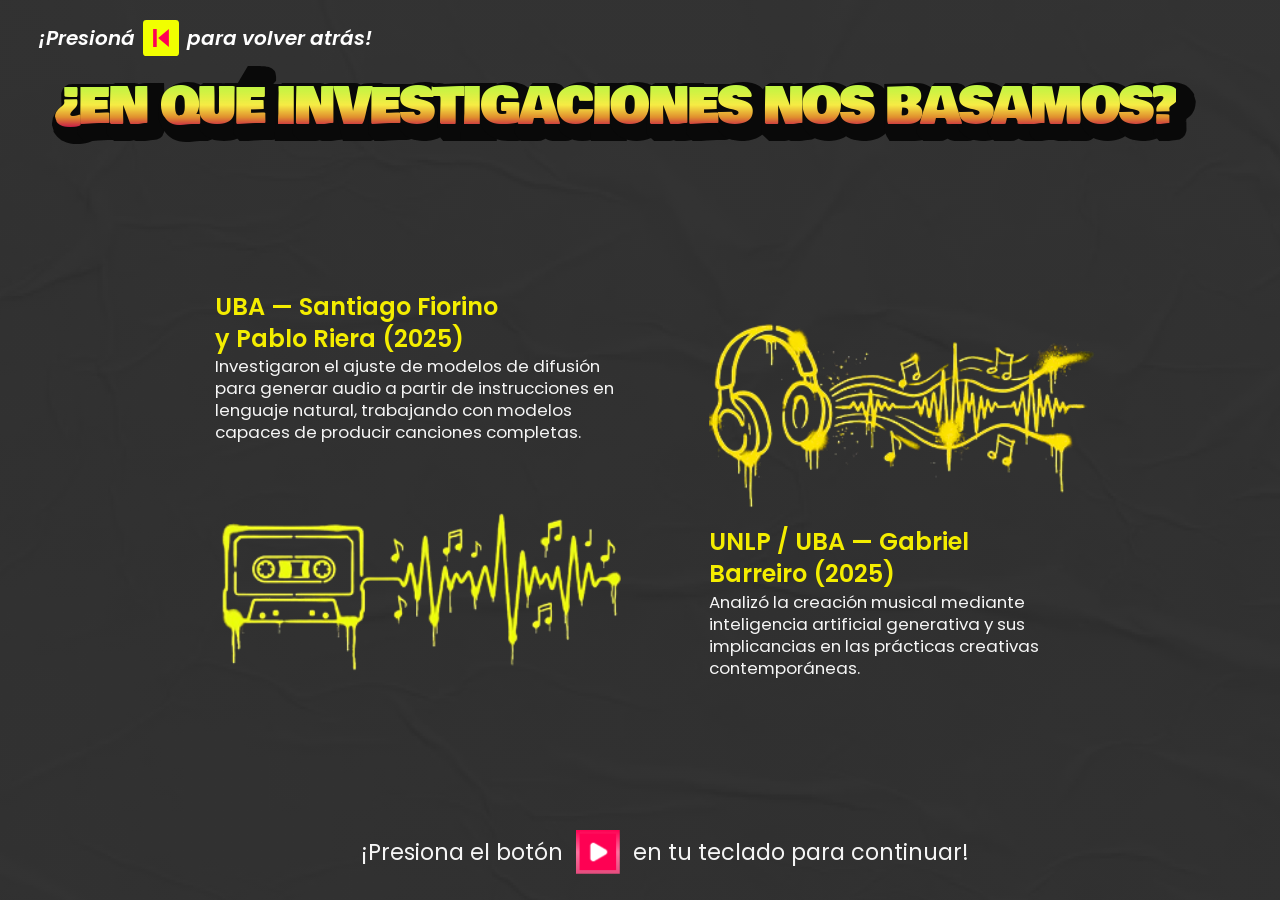
<file: tutorial2.html>
<!DOCTYPE html>
<html lang="es">
<head>
    <meta charset="UTF-8">
    <meta name="viewport" content="width=device-width, initial-scale=1.0">
    <meta name="theme-color" content="#222222">
    <title>¿En qué investigaciones nos basamos? | Cumbia e IA</title>
    <link rel="preconnect" href="https://fonts.googleapis.com">
    <link rel="preconnect" href="https://fonts.gstatic.com" crossorigin>
    <link href="https://fonts.googleapis.com/css2?family=Bowlby+One+SC&display=swap" rel="stylesheet">
    <link href="https://fonts.googleapis.com/css2?family=Poppins:wght@400;600&display=swap" rel="stylesheet">
    <link rel="stylesheet" href="tutorial2.css">
    <link rel="stylesheet" href="boton-atras.css">
</head>
<body>
    <main class="research">
        <h1 class="research__title">
            <span class="research__title-back" aria-hidden="true">
                ¿En qué investigaciones
                <span>nos basamos?</span>
            </span>
            <span class="research__title-front">
                ¿En qué investigaciones
                <span>nos basamos?</span>
            </span>
        </h1>

        <section class="research__studies" aria-label="Investigaciones académicas consultadas">
            <article class="study study--uba">
                <h2>UBA — Santiago Fiorino<br>y Pablo Riera (2025)</h2>
                <p>
                    Investigaron el ajuste de modelos de difusión para generar audio a partir
                    de instrucciones en lenguaje natural, trabajando con modelos capaces de
                    producir canciones completas.
                </p>
                <img class="study__illustration study__illustration--tape" src="imagenes/cd.png" alt="Disco compacto">
            </article>

            <article class="study study--unlp">
                <img class="study__illustration study__illustration--headphones" src="imagenes/auris.png" alt="Auriculares">
                <h2>UNLP / UBA — Gabriel<br>Barreiro (2025)</h2>
                <p>
                    Analizó la creación musical mediante inteligencia artificial generativa y
                    sus implicancias en las prácticas creativas contemporáneas.
                </p>
            </article>
        </section>

        <p class="research__hint">
            <span>¡Presiona el botón</span>
            <kbd aria-label="OK"><img src="imagenes/playok.png" alt="OK" class="key-image"></kbd>
            <span>en tu teclado para continuar!</span>
        </p>
    </main>
    <script src="musica-fondo.js" defer></script>
        <script src="serial.js" defer></script>
     <script>
        document.addEventListener("keydown", (event) => {
            if (event.key === "Enter" && !event.repeat) {
                window.location.href = "nucleo1.html";
            }
        });
    </script>
</body>
</html>
</file>
<file: estilo.css>
/* Estilos globales y fondo de la página */
:root {
    color-scheme: dark;
    font-family: "Poppins", Arial, sans-serif;
    background: #222;
    color: #f4f4f4;
    font-synthesis: none;
    text-rendering: optimizeLegibility;
}

* {
    box-sizing: border-box;
}

body {
    min-width: 320px;
    min-height: 100vh;
    min-height: 100svh;
    margin: 0;
    background:
        linear-gradient(rgb(32 32 32 / 88%), rgb(32 32 32 / 88%)),
        url("imagenes/fondo.png") center / cover fixed;
}

/* Distribución general de la portada */
.landing {
    position: relative;
    display: grid;
    grid-template-columns: minmax(0, 1fr) minmax(0, 1fr);
    align-items: center;
    width: min(100%, 1440px);
    min-height: 100vh;
    min-height: 100svh;
    margin: 0 auto;
    padding: 48px 5.3% 92px;
    overflow: hidden;
    isolation: isolate;
}

.copy {
    position: relative;
    z-index: 2;
    width: min(100%, 560px);
    padding-bottom: 14px;
}

/* Título principal y sus capas decorativas */
h1 {
    position: relative;
    width: fit-content;
    margin: 0 0 12px -8px;
    font-family: "Bowlby One SC", Impact, sans-serif;
    font-size: clamp(3.7rem, 10vw, 7rem);
    font-weight: 400;
    letter-spacing: -0.04em;
    line-height: 0.92;
}

h1::after {
    content: "";
    position: absolute;
    right: 8%;
    bottom: -18px;
    left: 60%;
    height: 24px;
    width: 40%;
    top: 200%;
    background: url("imagenes/subrayadoverde.png") center / contain no-repeat;
    filter: none;
}

.title-back,
.title-front {
    display: flex;
    align-items: flex-end;
    gap: 0;
    white-space: nowrap;
}

.word-cumb,
.word-ia {
    display: inline-block;
}

.word-cumb {
    transform: translateY(0.05em);
}

.word-ia {
    font-size: 1.32em;
    line-height: 0.8;
    transform: translateY(-0.02em);
}

.title-back,
.title-front {
    display: flex;
    align-items: flex-end;
    gap: 0;
    white-space: nowrap;
}

.word-cumb,
.word-ia {
    display: inline-block;
}

.word-cumb {
    transform: translateY(0.05em);
}

.word-ia {
    font-size: 1.32em;
    line-height: 0.8;
    transform: translateY(-0.02em);
}

/* Capa de atrás: borde negro grueso + línea fina verde (arriba) y roja (abajo) */
.title-back {
    position: absolute;
    inset: 0;
    color: #000;
    -webkit-text-fill-color: #000;
    -webkit-text-stroke: 18px #000;
    stroke-linejoin: round;
    transform: translate(0, 3px);
    filter:
        drop-shadow(0 -2px 0 #3dff00)
        drop-shadow(0 2px 0 #ff2a55);
}

/* Capa de adelante: solo relleno con degradado, SIN stroke */
.title-front {
    position: relative;
    z-index: 1;
    -webkit-text-fill-color: transparent;
    -webkit-text-stroke: 0;
}

/* CUMB: amarillo -> naranja -> rojo */
.title-front .word-cumb {
    background: linear-gradient(180deg, #f4ff00 0%, #ffe600 30%, #ff9a00 65%, #ff2d55 100%);
    -webkit-background-clip: text;
    background-clip: text;
}

/* IA: verde -> amarillo -> naranja -> rojo */
.title-front .word-ia {
    background: linear-gradient(180deg, #3dff00 0%, #e8ff00 35%, #ff9a00 70%, #ff2d55 100%);
    -webkit-background-clip: text;
    background-clip: text;
}

/* Subtítulo, etiqueta del artista y descripción */
h2 {
    max-width: 560px;
    margin: 20px 0 54px;
    color: #f1ff00;
    font-family: "Montserrat", Arial, sans-serif;
    font-size: clamp(1.65rem, 3.25vw, 2.65rem);
    font-weight: 800;
    letter-spacing: -0.035em;
    line-height: 1.32;
}

.artist-label {
    display: inline-block;
    transform: translateY(5px);
    margin: 0 0 13px;
    padding: 6px 16px 8px;
    background-color: transparent;
    background-image: url("imagenes/fondo%20sub%20portada.png");
    background-repeat: no-repeat;
    background-position: center;
    background-size: 100% 100%;
    color: #00fa26;
    font-family: "Montserrat", Arial, sans-serif;
    font-size: clamp(1.5rem, 3.2vw, 2.4rem);
    font-weight: 800;
    letter-spacing: -0.035em;
    line-height: 1.12;
}

.description {
    max-width: 465px;
    margin: 0;
    font-family: "Poppins", Arial, sans-serif;
    font-size: clamp(1.15rem, 2.15vw, 1.55rem);
    font-weight: 400;
    line-height: 1.3;
}

.highlight {
    color: #f1ff00;
}

.question-mark {
    color: #fff;
}

/* Ilustraciones, destellos y elementos decorativos */
.visual {
    position: absolute;
    z-index: 0;
    inset: 0 0 0 auto;
    width: 54%;
    pointer-events: none;
}

.burst {
    position: absolute;
    top: 16%;
    right: -7%;
    left: 25%;
    width: min(300vw, 600px);
    height: auto;
}

.singer {
    position: absolute;
    z-index: 1;
    right: -1%;
    bottom: 0;
    width: min(53vw, 570px);
    max-height: 91%;
    object-fit: contain;
    object-position: bottom right;
}

.singer-shadow {
    position: absolute;
    z-index: 0;
    right: -1%;
    bottom: 0;
    width: min(53vw, 570px);
    max-height: 91%;
    object-fit: contain;
    object-position: bottom right;
    transform: translate(5px, 10px);
}

.sparkle {
    position: absolute;
    z-index: 1;
    width: clamp(26px, 4vw, 42px);
    height: auto;
}

.sparkle-one {
    top: 32%;
    left: 30%;
}

.sparkle-two {
    top: 12%;
    left: 95%;
}

.sparkle-three {
    top: 5%;
    right: 25%;
}

.sparkle-four {
    top: 55%;
    left: 25%;
}

.sparkle-five {
    top: 33%;
    right: 3%;
}
.sparkle-six {
    top: 20%;
    left: 30%;
}
.sparkle-seven {
    top: 10%;
    right: 45%;
}
.sparkle-eight {
    top: 15%;
    left: 75%;
}
/* Indicador de tecla para iniciar */
.start-hint {
    position: absolute;
    z-index: 3;
    right: 0;
    bottom: 31px;
    left: 0;
    display: flex;
    flex-wrap: wrap;
    align-items: center;
    justify-content: center;
    gap: 12px;
    padding: 0 16px;
    font-size: 1.4rem;
    text-align: center;
    animation: hint-pulse 2s ease-in-out infinite;
}

@keyframes hint-pulse {
    0%,
    100% {
        opacity: 0.35;
    }

    50% {
        opacity: 1;
    }
}

.key {
    display: inline-grid;
    width: 50px;
    height: 50px;
    place-items: center;
    border: 3px solid transparent;
    background: transparent;
    box-shadow: none;
    color: #fff;
    font-size: 0.85rem;
    font-weight: 900;
}

.key-image {
    display: block;
    width: 100%;
    height: 100%;
    object-fit: contain;
}

/* Ajuste para pantallas grandes */
@media (min-width: 1441px) {
    .landing {
        min-height: min(100vh, 930px);
    }
}

/* Adaptación de la portada a móviles y tabletas */
@media (max-width: 700px) {
    .landing {
        display: block;
        min-height: 100vh;
        min-height: 100svh;
        padding: 42px 24px 92px;
    }

    .copy {
        width: min(100%, 520px);
    }

    h1 {
        margin-left: -4px;
        font-size: clamp(4rem, 18vw, 7rem);
    }

    h2 {
        max-width: 480px;
        margin: 17px 0 34px;
        font-size: clamp(1.55rem, 7vw, 2.25rem);
    }

    .artist-label {
        font-size: clamp(1.35rem, 6.5vw, 2rem);
    }

    .description {
        max-width: 390px;
        font-size: clamp(1.08rem, 4.6vw, 1.35rem);
    }

    .visual {
        top: auto;
        bottom: 0;
        width: 75%;
        height: 48%;
        opacity: 0.55;
    }

    .burst {
        top: 2%;
        right: -12%;
        width: min(68vw, 380px);
    }

    .singer {
        z-index: 1;
        right: -4%;
        width: min(68vw, 390px);
        max-height: 100%;
    }

    .singer-shadow {
        right: -4%;
        width: min(68vw, 390px);
        max-height: 100%;
        transform: translate(4px, 8px);
    }

    .sparkle {
        width: 29px;
    }

    .sparkle-one {
        top: 28%;
        left: 2%;
    }

    .sparkle-eight {
        top: 57%;
        left: 46%;
    }

    .sparkle-two {
        top: 19%;
        left: 30%;
    }

    .sparkle-three {
        top: 11%;
        right: 10%;
    }

    .sparkle-seven {
        top: 39%;
        right: 12%;
    }

    .sparkle-four,
    .sparkle-six,
    .sparkle-five {
        display: none;
    }

    .start-hint {
        bottom: 20px;
        gap: 8px;
        font-size: 1.15rem;
    }

    .key {
        width: 44px;
        height: 44px;
    }
}

/* Ajustes para teléfonos angostos */
@media (max-width: 390px) {
    .landing {
        padding-right: 18px;
        padding-left: 18px;
    }

    .artist-label {
        padding-right: 7px;
        padding-left: 7px;
    }
}
</file>
<file: entrevista.css>
/* Base y fondo de ladrillo */
:root {
    color-scheme: dark;
    font-family: "Poppins", Arial, sans-serif;
    background: #181413;
    color: #171313;
    font-synthesis: none;
    text-rendering: optimizeLegibility;
}

* {
    box-sizing: border-box;
}

body {
    display: grid;
    place-items: center;
    min-width: 320px;
    min-height: 100svh;
    margin: 0;
    overflow-x: hidden;
    background:
        linear-gradient(rgb(0 0 0 / 76%), rgb(0 0 0 / 76%)),
        url("imagenes/fondo%20entrevistas.png") center / cover fixed;
}

/*
  Escenario horizontal de 1100 x 640 "u".
  Todo se mide en u, y u se calcula con el ancho Y el alto de la ventana,
  así la página completa entra en una sola pantalla sin hacer scroll.
*/
:root {
    --u0: min(calc((100vw - 24px) / 1100), calc(100svh / 640), 1.7px);
    --u: var(--u0);
}

.interviews {
    position: relative;
    width: calc(var(--u) * 1100);
    height: calc(var(--u) * 640);
    margin: 0;
    padding: 0;
}

.interviews__header {
    position: absolute;
    left: 0;
    top: calc(var(--u) * 34);
    margin: 0;
}

.interviews__title {
    display: block;
    width: calc(var(--u) * 360);
    height: auto;
}

/* Collage de testimonios en papeles ilustrados */
.collage {
    position: absolute;
    inset: 0;
}

/* En escritorio el collage se mide en una unidad 12% más chica, así toda la
   composición (carteles pegados) entra en la pantalla junto al banner. */
@media (min-width: 701px) {
    .collage {
        --u: calc(var(--u0) * 0.84);
    }
}

.paper {
    position: absolute;
    display: flex;
    flex-direction: column;
    min-width: 0;
    background-position: center;
    background-repeat: no-repeat;
    background-size: 100% 100%;
    filter: drop-shadow(0 5px 5px rgb(0 0 0 / 35%));
}

.paper h2 {
    margin: 0 0 calc(var(--u) * 8);
    font-family: "Bowlby One SC", Impact, sans-serif;
    font-size: calc(var(--u) * 25);
    font-weight: 400;
    line-height: 1.05;
}

.paper p {
    margin: 0 0 calc(var(--u) * 8);
    font-size: calc(var(--u) * 15);
    font-weight: 400;
    line-height: 1.3;
}

.paper p:last-child {
    margin-bottom: 0;
}

.paper strong {
    font-weight: 400;
}

/* Cintas adhesivas (pseudo-elementos, no tocan el HTML) */
.paper::before,
.paper::after {
    content: none;
    position: absolute;
    background-repeat: no-repeat;
    background-size: 100% 100%;
    pointer-events: none;
}

.collage__question {
    position: absolute;
    z-index: 1;
    top: calc(var(--u) * 248);
    left: calc(var(--u) * 32);
    width: calc(var(--u) * 350);
    margin: 0;
    color: #fff;
    font-size: calc(var(--u) * 24);
    font-weight: 500;
    line-height: 1.3;
    text-align: center;
}

.collage__question strong {
    color: #f1ff00;
    font-weight: 700;
}

/* Amarillo: emoción genuina */
.paper--yellow {
    z-index: 2;
    left: calc(var(--u) * 405);
    top: calc(var(--u) * 95);
    width: calc(var(--u) * 320);
    height: calc(var(--u) * 370);
    padding: calc(var(--u) * 46) calc(var(--u) * 38) calc(var(--u) * 20) calc(var(--u) * 32);
    background: none;
}

.paper--yellow::before {
    content: "";
    inset: 0;
    z-index: 0;
    background: url("imagenes/papel%20amarrillo.png") center / 100% 100% no-repeat;
    transform: rotate(-1deg);
}

.paper--yellow h2 {
    color: #ff0054;
    font-size: calc(var(--u) * 29);
}

.paper--yellow p {
    font-size: calc(var(--u) * 16.5);
    font-weight: 500;
    color: #151515;
}

/* Gris: Lucas Murúa */
.paper--lucas {
    z-index: 3;
    left: calc(var(--u) * 10);
    top: calc(var(--u) * 300);
    width: calc(var(--u) * 340);
    height: calc(var(--u) * 305);
    align-items: center;
    padding: calc(var(--u) * 53) calc(var(--u) * 65) calc(var(--u) * 38) calc(var(--u) * 71);
    background-image: url("imagenes/papel%20blanco.png");
    text-align: center;
    transform: rotate(-4deg);
}

.paper--lucas::before {
    content: "";
    top: calc(var(--u) * 9);
    left: calc(var(--u) * 228);
    width: calc(var(--u) * 70);
    height: calc(var(--u) * 70);
    background-image: url("imagenes/pegatina%20amarrilla.png");
}

.paper--lucas p {
    font-size: calc(var(--u) * 14);
    line-height: 1.25;
    color: #151515;
    transform: rotate(8deg);
    transform-origin: center;
}

/* Nombres ilustrados (imágenes con letra cursiva anaranjada) */
.paper .paper__name {
    margin: 0 0 calc(var(--u) * 6);
    line-height: 0;
    text-align: center;
}

.paper__name-img {
    display: block;
    max-width: none;
    height: auto;
    margin-inline: auto;
}

.paper__name-img--lucas {
    width: calc(var(--u) * 157);
    margin-top: calc(var(--u) * -14);
    margin-bottom: calc(var(--u) * -9);
}

.paper__name-img--arse {
    width: calc(var(--u) * 240);
    margin-top: calc(var(--u) * -7);
    margin-bottom: calc(var(--u) * -32);
}

/* Etiqueta verde ("Ver más") */
.paper__tag {
    align-self: center;
    margin-top: auto;
    display: flex;
    align-items: center;
    justify-content: center;
    gap: calc(var(--u) * 4);
    width: calc(var(--u) * 112);
    aspect-ratio: 135 / 41;
    padding: 0 0 calc(var(--u) * 2);
    background: url("[data-uri]") center / 100% 100% no-repeat;
    color: #f1ff00;
    font-size: calc(var(--u) * 11.5);
    font-weight: 700;
    line-height: 1;
    white-space: nowrap;
    transform: rotate(-2deg);
}

.paper__tag-icon {
    display: block;
    width: calc(var(--u) * 18);
    height: auto;
}

/* Lucas: pincelada rosa */
.paper--lucas .paper__tag {
    background-image: url("[data-uri]");
    color: #f1ff00;
    width: calc(var(--u) * 128);
    font-size: calc(var(--u) * 13);
}

/* Arse: pincelada verde */
.paper--arse .paper__tag {
    width: calc(var(--u) * 172);
    aspect-ratio: 139 / 29;
    background-image: url("[data-uri]");
    color: #ff0054;
    font-size: calc(var(--u) * 13);
}

/* Rosa: la paradoja */
.paper--pink {
    z-index: 2;
    left: calc(var(--u) * 710);
    top: calc(var(--u) * 270);
    width: calc(var(--u) * 315);
    height: calc(var(--u) * 355);
    padding: calc(var(--u) * 52) calc(var(--u) * 31) calc(var(--u) * 35) calc(var(--u) * 31);
    background-image: url("imagenes/papel%20rosa.png");
    color: #f1ff00;
    font-family: "Aclonica", sans-serif;
    font-weight: 400;
    transform: rotate(2deg);
}

.paper--pink::before {
    content: "";
    top: calc(var(--u) * 14);
    right: calc(var(--u) * -24);
    width: calc(var(--u) * 58);
    height: calc(var(--u) * 58);
    background-image: url("imagenes/pegatina%20verde.png");
}

.paper--pink h2 {
    margin-bottom: calc(var(--u) * 4);
    color: #16ed00;
    font-size: calc(var(--u) * 26);
    white-space: nowrap;
    text-transform: uppercase;
    text-shadow: calc(var(--u) * 1.5) calc(var(--u) * 1.5) #111;
}

.paper--pink p {
    margin-bottom: calc(var(--u) * 6);
    font-size: calc(var(--u) * 16);
    line-height: 1.22;
}

/* Gris ancho: Arse */
.paper--arse {
    z-index: 3;
    left: calc(var(--u) * 380);
    top: calc(var(--u) * 405);
    width: calc(var(--u) * 356);
    height: calc(var(--u) * 225);
    align-items: center;
    padding: calc(var(--u) * 28) calc(var(--u) * 70) calc(var(--u) * 36);
    background-image: url("imagenes/fondo%20entrevista.png");
    text-align: center;
    transform: rotate(-1deg);
}

.paper--arse::before,
.paper--arse::after {
    content: "";
    width: calc(var(--u) * 30);
    height: calc(var(--u) * 48);
    background-image: url("imagenes/pegatina%20rosa.png");
}

.paper--arse::before {
    left: calc(var(--u) * 3);
    top: calc(var(--u) * 80);
    transform: rotate(-8deg);
}

.paper--arse::after {
    right: calc(var(--u) * 9);
    bottom: calc(var(--u) * 16);
    transform: rotate(40deg);
}

.paper--arse p {
    font-size: calc(var(--u) * 15.5);
    color: #151515;
}

/* Garabatos decorativos */
.collage__doodle {
    position: absolute;
    z-index: 4;
    height: auto;
    pointer-events: none;
}

.collage__doodle--ribbon {
    left: calc(var(--u) * 112);
    top: calc(var(--u) * 180);
    width: calc(var(--u) * 44);
}

.collage__doodle--star {
    left: calc(var(--u) * -5);
    top: calc(var(--u) * 250);
    width: calc(var(--u) * 58);
}

.collage__doodle--note {
    left: calc(var(--u) * 300);
    top: calc(var(--u) * 520);
    width: calc(var(--u) * 48);
}

.collage__doodle--smile {
    left: calc(var(--u) * 1200);
    top: calc(var(--u) * 95);
    width: calc(var(--u) * 96);
}

/* Llamado a escuchar la cumbia y enlace para volver */
.interviews__footer {
    position: absolute;
    left: calc(var(--u) * 170);
    top: calc(var(--u) * 500);
    display: flex;
    align-items: center;
    justify-content: space-between;
    gap: calc(var(--u) * 30);
    width: calc(var(--u) * 760);
    aspect-ratio: 817 / 137;
    margin: 0;
    padding: 0 calc(var(--u) * 88) 0 calc(var(--u) * 44);
    background: url("imagenes/banner%20entrevista.png") center / 100% 100% no-repeat;
    color: #fff;
}

.interviews__footer::after {
    content: "";
    position: absolute;
    top: -14%;
    right: -3%;
    width: 11%;
    aspect-ratio: 1;
    background: url("imagenes/pegatina%20verde.png") center / 100% 100% no-repeat;
    pointer-events: none;
}

.interviews__question {
    margin: 0;
    font-family: "Poppins", Arial, sans-serif;
    font-size: calc(var(--u) * 21);
    font-weight: 700;
    line-height: 1.2;
    text-transform: uppercase;
}

.interviews__question > span:first-child {
    text-transform: lowercase;
}

.interviews__prompt {
    flex: 0 0 36%;
}

.interviews__line {
    display: block;
    width: 100%;
    height: auto;
    margin-top: calc(var(--u) * 3);
}

.interviews__question-highlight {
    color: #16ed00;
}

.interviews__listen {
    display: inline-flex;
    flex: 0 0 56%;
    align-items: center;
    justify-content: center;
    gap: calc(var(--u) * 4);
    min-height: 0;
    aspect-ratio: 353 / 85;
    padding: calc(var(--u) * 8) calc(var(--u) * 36);
    background: url("imagenes/nube%20amarrilla.png") center / 100% 100% no-repeat;
    --nube-amarilla: url("[data-uri]");
    --nube-rosa: url("[data-uri]");
    color: #ed004c;
    font-family: "Poppins", Arial, sans-serif;
    font-size: calc(var(--u) * 16);
    font-weight: 700;
    line-height: 1.15;
    text-align: center;
    text-decoration: none;
    text-transform: uppercase;
    transition: transform 150ms ease, filter 150ms ease;
}

.interviews__listen-label {
    flex: 1;
    min-width: 0;
    transform: translateX(-26px);
}

.interviews__listen-icon {
    display: block;
    flex: 0 0 auto;
    width: calc(var(--u) * 30);
    height: auto;
    transform: translateX(-25px);
}

.interviews__listen:hover,
.interviews__listen:focus-visible {
    background-image: var(--nube-rosa);
    background-size: 115% 115%;
    color: #fff200;
    filter: brightness(1.08);
    transform: scale(1.04);
}

.interviews__listen:active {
    background-image: var(--nube-rosa);
    background-size: 115% 115%;
}

.interviews__listen:focus-visible,
.interviews__navigation a:focus-visible {
    outline: 3px solid #fff;
    outline-offset: 4px;
}

.interviews__navigation {
    margin-top: 18px;
    text-align: center;
}

.interviews__navigation a {
    color: #fff;
    font-size: 0.85rem;
    text-decoration-color: #16ed00;
    text-underline-offset: 4px;
}

/*
  Efecto "foco": al pasar el mouse por un cartel (o por el botón del banner)
  ese cartel se ve a todo color, con brillo y un poquito más grande, y los demás
  quedan oscurecidos (sin perder el color). La estructura pegada del collage no cambia.
  El botón del Arduino activa el mismo efecto con la clase .is-active.

  Todos los filtros usan la MISMA lista de funciones, así la transición es suave.
*/
.paper {
    --glow-color: transparent;
    --glow-size: 0;
    --dim: 1;
    --lift: 1;
    z-index: var(--z, 1);
    scale: calc(var(--lift) * var(--grow, 1));
    filter:
        drop-shadow(0 5px 5px rgb(0 0 0 / 35%))
        drop-shadow(0 0 calc(var(--u) * var(--glow-size)) var(--glow-color))
        brightness(var(--dim))
        saturate(1);
    transition: filter 220ms ease, scale 220ms ease;
}

.interviews__footer {
    transition: filter 220ms ease;
}

/* Cada cartel guarda su capa original y su color de brillo */
.paper--yellow { --z: 2; }
.paper--pink   { --z: 2; }
.paper--lucas  { --z: 3; --glow-color: rgb(240 255 0 / 90%); }
.paper--arse   { --z: 3; --glow-color: rgb(255 0 84 / 85%); }

/* Estado "enfocado": a todo color + brillo + un poco más grande, por encima de los demás */

.paper:is(:hover, :focus-visible, .is-selected) {
    z-index: 6;
    --glow-size: 16;
    --lift: 1.03;
    --dim: 1.05;
    outline: none;
}

/* Estado "apagado": se oscurece pero conserva el color */
.interviews:has(.paper:is(:hover, :focus-visible, .is-selected)) .paper:not(:is(:hover, :focus-visible, .is-selected)),
.interviews:has(.interviews__listen.is-active) .paper {
    --glow-size: 0;
    --lift: 1;
    --dim: 0.42;
}

.interviews__listen.is-active {
    background-image: var(--nube-rosa);
    background-size: 115% 115%;
    color: #fff200;
    filter: brightness(1.08);
    transform: scale(1.04);
}

@media (hover: hover) {
    .interviews:has(.paper:hover) .interviews__footer {
        filter: brightness(0.42);
    }

    .interviews:has(.interviews__listen:hover) .paper {
        --glow-size: 0;
        --lift: 1;
        --dim: 0.42;
    }
}
.interviews:has(.paper.is-selected) .interviews__footer {
    filter: brightness(0.42);
}
/* ============================================================
   Perfiles ampliados: se abren al apretar Lucas Murúa o Arse
   (<dialog class="profile">). Se miden en la unidad --m.
   ============================================================ */
.paper--lucas,
.paper--arse {
    cursor: pointer;
}

.profile {
    --m: min(calc((100vw - 24px) / 840), calc((100svh - 24px) / 620), 1.7px);
    --fs: 16;
    position: fixed;
    inset: 0;
    width: 100%;
    height: 100%;
    max-width: none;
    max-height: none;
    margin: 0;
    padding: 0;
    border: 0;
    background: transparent;
    color: #151515;
    font-family: "Poppins", Arial, sans-serif;
    overflow: auto;
}

.profile[open] {
    display: grid;
    place-items: center;
}

.profile::backdrop {
    background: rgb(0 0 0 / 62%);
}

.profile--lucas {
    --fs: 15;
}

.profile__paper {
    position: relative;
    width: calc(var(--m) * 800);
    min-height: calc(var(--m) * 590);
    padding: calc(var(--m) * 54) calc(var(--m) * 98) calc(var(--m) * 56);
    background: url("imagenes/fondo%20entrevista.png") center / 100% 100% no-repeat;
    filter: drop-shadow(0 10px 22px rgb(0 0 0 / 55%));
    transform: rotate(-0.6deg);
    animation: profile-in 220ms ease-out;
}

/* Pegatinas rosas en los bordes */
.profile__paper::before,
.profile__paper::after {
    content: "";
    position: absolute;
    background: url("imagenes/pegatina%20rosa.png") center / 100% 100% no-repeat;
    pointer-events: none;
}

.profile__paper::before {
    left: calc(var(--m) * -14);
    top: calc(var(--m) * 330);
    width: calc(var(--m) * 40);
    height: calc(var(--m) * 64);
    transform: rotate(-8deg);
}

.profile__paper::after {
    right: calc(var(--m) * 26);
    bottom: calc(var(--m) * -16);
    width: calc(var(--m) * 40);
    height: calc(var(--m) * 64);
    transform: rotate(40deg);
}

.profile__star {
    position: absolute;
    top: calc(var(--m) * 4);
    right: calc(var(--m) * 72);
    width: calc(var(--m) * 110);
    height: auto;
    transform: rotate(14deg);
    pointer-events: none;
}

.profile--arse .profile__paper,
.profile--lucas .profile__paper {
    background-size: 200% 124%;
    background-position: left center;
}

.profile--arse .profile__paper,
.profile--lucas .profile__paper {
    background-size: 130% 121%;
    background-position: center;
}

@media (min-width: 701px) {
    .profile--arse .profile__paper,
    .profile--lucas .profile__paper {
        width: min(calc(var(--m) * 880), calc(100vw - 30px));
    }
}

.profile--arse .profile__star,
.profile--lucas .profile__star {
    display: none;
}

.profile__close {
    position: absolute;
    z-index: 3;
    top: calc(var(--m) * 20);
    right: calc(var(--m) * 26);
    display: grid;
    place-items: center;
    width: calc(var(--m) * 36);
    height: calc(var(--m) * 36);
    padding: 0;
    border: calc(var(--m) * 3) solid #151515;
    border-radius: 50%;
    background: #ff0054;
    color: #fff;
    font-family: "Poppins", Arial, sans-serif;
    font-size: calc(var(--m) * 16);
    font-weight: 700;
    line-height: 1;
    cursor: pointer;
    transition: transform 150ms ease, background 150ms ease;
}

.profile__close:hover,
.profile__close:focus-visible {
    background: #16ed00;
    color: #151515;
    transform: scale(1.1) rotate(8deg);
    outline: none;
}

/* Nombre ilustrado + etiqueta "Productor de ..." */
.profile__head {
    position: relative;
    display: flex;
    justify-content: center;
    margin: 0 0 calc(var(--m) * 16);
}

.profile__head h2 {
    margin: 0;
    line-height: 0;
}

.profile__name {
    display: block;
    height: auto;
    max-width: none;
    overflow: visible;
}

.profile--arse .profile__name {
    width: calc(var(--m) * 360);
}

.profile--lucas .profile__name {
    width: calc(var(--m) * 680);
    margin-inline: calc(var(--m) * -40);
}

.profile__tag {
    position: absolute;
    padding: calc(var(--m) * 1) calc(var(--m) * 9);
    background: #f1ff00;
    color: #e60047;
    font-size: calc(var(--m) * 14.5);
    font-weight: 700;
    line-height: 1.35;
    white-space: nowrap;
    transform: rotate(-1.5deg);
}

.profile--arse .profile__tag {
    right: 0;
    bottom: calc(var(--m) * 14);
}

.profile--lucas .profile__tag {
    right: calc(var(--m) * -40);
    bottom: calc(var(--m) * -10);
}

/* Cita con comillas rosas */
.profile__quote {
    position: relative;
    width: fit-content;
    max-width: 100%;
    margin: 0 auto calc(var(--m) * 16);
    font-size: calc(var(--m) * 19.5);
    font-style: italic;
    font-weight: 700;
    line-height: 1.25;
    text-align: center;
}

.profile--lucas .profile__quote {
    max-width: none;
    margin-top: calc(var(--m) * 22);
}

.profile--arse .profile__quote {
    max-width: none;
}

.profile__quote::before,
.profile__quote::after {
    position: absolute;
    color: #ff0054;
    font-size: calc(var(--m) * 50);
    font-style: italic;
    font-weight: 800;
    line-height: 1;
}

.profile__quote::before {
    content: "\201C";
    left: calc(var(--m) * -28);
    top: calc(var(--m) * -4);
}

.profile__quote::after {
    content: "\201D";
    right: calc(var(--m) * -28);
    bottom: calc(var(--m) * -30);
}

/* Foto redonda con aro rosa + texto */
.profile__row {
    display: flex;
    align-items: center;
    gap: calc(var(--m) * 26);
    margin-top: calc(var(--m) * 14);
}

.profile__photo {
    position: relative;
    flex: none;
    width: calc(var(--m) * 146);
    aspect-ratio: 1;
    margin: 0;
}

.profile__photo::before {
    content: "";
    position: absolute;
    left: calc(var(--m) * -7);
    bottom: calc(var(--m) * -7);
    width: 100%;
    height: 100%;
    border-radius: 50%;
    background: #ff0054;
}

.profile__photo img {
    position: relative;
    display: block;
    width: 100%;
    height: 100%;
    border-radius: 50%;
    object-fit: cover;
}

.profile__text {
    flex: 1;
    min-width: 0;
}

.profile__text p {
    margin: 0 0 calc(var(--m) * 16);
    font-size: calc(var(--m) * var(--fs));
    font-weight: 400;
    line-height: 1.4;
}

.profile__text p:last-child {
    margin-bottom: 0;
}

.profile mark {
    padding: 0 calc(var(--m) * 3);
    background: #f1ff00;
    color: #151515;
    font-weight: 600;
}

.profile__line {
    display: block;
    width: calc(var(--m) * 540);
    height: calc(var(--m) * 14);
    margin: calc(var(--m) * 18) auto calc(var(--m) * 16);
}

.profile__closing {
    margin: 0 calc(var(--m) * -18);
    font-size: calc(var(--m) * var(--fs));
    line-height: 1.5;
}

.profile--arse .profile__closing,
.profile--lucas .profile__closing {
    padding-bottom: calc(var(--m) * 44);
}

.profile--lucas .profile__closing {
    margin-left: calc(var(--m) * 55);
}

.profile--arse .profile__closing {
    margin-left: calc(var(--m) * 40);
}

.profile__accent {
    color: #ff0054;
    font-weight: 600;
}

.profile__accent--lg {
    font-size: 1.4em;
    line-height: 1;
}

.profile--lucas .profile__accent {
    font-size: 1.12em;
    font-weight: 700;
}

@keyframes profile-in {
    from {
        opacity: 0;
        transform: scale(0.93) rotate(-1.4deg);
    }
}

/* Celular: el perfil ocupa el ancho y se desplaza hacia abajo */
@media (max-width: 700px) {
    .profile {
        --m: 1px;
        --fs: 15;
    }

    .profile[open] {
        display: block;
        padding: 14px 10px 30px;
    }

    .profile__paper {
        width: 100%;
        min-height: 0;
        padding: 64px 28px 54px;
        transform: none;
    }

    .profile--arse .profile__name {
        width: 240px;
    }

    .profile--lucas .profile__name {
        width: 100%;
        max-width: 420px;
        margin-inline: 0;
    }

    .profile__br {
        display: none;
    }

    .profile__tag {
        position: static;
        align-self: center;
    }

    .profile__head {
        flex-direction: column;
        align-items: center;
        gap: 8px;
    }

    .profile__quote,
    .profile--lucas .profile__quote,
    .profile--arse .profile__quote {
        max-width: 92%;
        font-size: 17px;
    }

    .profile__row {
        flex-direction: column;
        gap: 22px;
    }

    .profile__photo {
        width: 130px;
    }

    .profile__line {
        width: 100%;
    }

    .profile__closing {
        margin: 0;
    }

    .profile--arse .profile__closing,
    .profile--lucas .profile__closing {
        padding-bottom: 0;
    }

    .profile--lucas .profile__closing {
        margin-left: 0;
    }

    .profile--arse .profile__closing {
        margin-left: 0;
    }

    .profile__star {
        width: 80px;
    }
}

@media (prefers-reduced-motion: reduce) {
    .profile__paper {
        animation: none;
    }
}

/* Orden vertical en pantallas angostas (celular): ahí sí se puede hacer scroll */
@media (max-width: 700px) {
    :root {
        --u: 1.5px;
    }

    body {
        display: block;
    }

    .interviews {
        width: auto;
        height: auto;
        padding: 22px 18px;
    }

    .interviews__header {
        position: static;
    }

    .interviews__title {
        width: min(88%, 430px);
        margin: 0 auto;
    }

    .collage {
        position: relative;
        inset: auto;
        display: grid;
        grid-template-columns: minmax(0, 1fr);
        gap: 12px;
        width: min(100%, 440px);
        margin: 0 auto;
    }

    .paper--yellow,
    .paper--lucas,
    .paper--pink,
    .paper--arse {
        position: relative;
        left: auto;
        top: auto;
        width: min(100%, 390px);
        height: auto;
        min-height: 250px;
        margin: 0 auto;
        padding: 46px 42px;
    }

    .collage__question {
        position: relative;
        top: auto;
        left: auto;
        width: min(100%, 390px);
        margin: 0 auto 24px;
        color: #fff;
        font-size: clamp(1.2rem, 5vw, 1.6rem);
        line-height: 1.3;
        text-align: center;
    }

    .paper--yellow {
        min-height: 330px;
        padding: 52px 42px;
    }

    .paper--pink {
        min-height: 310px;
        padding: 46px 48px;
    }

    .paper--lucas {
        min-height: 240px;
        padding: 66px 62px 40px;
    }

    .paper--lucas::before {
        top: -6px;
        left: auto;
        right: 36px;
    }

    .paper--arse {
        min-height: 240px;
        padding: 56px 56px 40px;
    }

    .paper h2 {
        font-size: clamp(1.35rem, 5.8vw, 1.8rem);
    }

    .paper p,
    .paper--yellow p,
    .paper--lucas p,
    .paper--pink p,
    .paper--arse p {
        font-size: clamp(0.85rem, 3.5vw, 1rem);
    }

    .paper__tag {
        font-size: 0.8rem;
    }

    .paper__name-img--lucas {
        width: 150px;
        margin-top: -12px;
        margin-bottom: -8px;
    }

    .paper__name-img--arse {
        width: 200px;
        margin-top: -6px;
        margin-bottom: -26px;
    }

    .collage__doodle--ribbon {
        top: 0;
        left: 4px;
        width: 30px;
    }

    .collage__doodle--star {
        top: 28%;
        left: auto;
        right: 0;
        width: 44px;
    }

    .collage__doodle--note {
        top: auto;
        bottom: 44%;
        left: 4px;
        width: 40px;
    }

    .collage__doodle--smile {
        top: 58%;
        left: auto;
        right: -4px;
        width: 60px;
    }

    .interviews__footer {
        position: relative;
        left: auto;
        top: auto;
        flex-direction: column;
        justify-content: center;
        gap: 12px;
        width: min(100%, 420px);
        aspect-ratio: auto;
        min-height: 140px;
        margin: 22px auto 0;
        padding: 32px 30px;
        text-align: center;
    }

    .interviews__question {
        max-width: 100%;
        font-size: 1.1rem;
    }

    .interviews__prompt {
        flex: none;
        width: min(100%, 280px);
    }

    .interviews__listen {
        flex: none;
        width: min(100%, 280px);
        min-height: 56px;
        font-size: 0.9rem;
    }
}

@media (prefers-reduced-motion: reduce) {
    .interviews__listen {
        transition: none;
    }
}

/* ============================================================
   Amarillo (¿Emoción genuina?) y rosa (Paradoja): solo título en el
   cartel y, al tocarlos, se abre su modal igual que Lucas y Arse.
   ============================================================ */
.paper--yellow,
.paper--pink {
    cursor: pointer;
}

.paper--yellow { --glow-color: rgb(255 0 84 / 85%); }
.paper--pink   { --glow-color: rgb(240 255 0 / 90%); }

.paper--yellow {
    justify-content: center;
    align-items: center;
    padding: calc(var(--u) * 30) calc(var(--u) * 36);
    text-align: center;
}

.paper--yellow h2 {
    position: absolute;
    z-index: 1;
    top: 50%;
    left: 50%;
    width: calc(100% - var(--u) * 72);
    margin: 0;
    font-size: calc(var(--u) * 38);
    line-height: 1;
    text-align: center;
    transform: translate(-50%, -50%);
}

.paper--yellow .paper__tag {
    position: relative;
    z-index: 1;
    align-self: flex-end;
    margin-bottom: calc(var(--u) * 28);
    width: calc(var(--u) * 150);
    aspect-ratio: 353 / 85;
    font-size: calc(var(--u) * 13.5);
    background: url("imagenes/nube%20rosa.png") center / 100% 100% no-repeat;
    transform: none;
}

.paper--yellow .paper__tag-icon {
    width: calc(var(--u) * 22);
}

.paper__squiggle {
    display: block;
    width: calc(var(--u) * 200);
    height: calc(var(--u) * 22);
    transform: rotate(-2deg);
}

.paper--pink {
    padding-top: calc(var(--u) * 138);
}

.paper--pink h2 {
    font-size: calc(var(--u) * 34);
}

.paper--pink p {
    font-size: calc(var(--u) * 15);
    margin-bottom: 0;
}

.paper__arrow {
    display: block;
    align-self: flex-start;
    margin: auto 0 0 calc(var(--u) * 62);
    width: calc(var(--u) * 46);
    height: auto;
}

.paper--pink .paper__tag {
    align-self: flex-end;
    width: calc(var(--u) * 150);
    aspect-ratio: 353 / 85;
    background-image: url("[data-uri]");
    color: #ed004c;
    font-size: calc(var(--u) * 14);
}

.paper--pink .paper__tag-icon {
    width: calc(var(--u) * 22);
}

@media (max-width: 700px) {
    .paper--yellow {
        padding: 52px 42px;
    }

    .paper--yellow h2,
    .paper--pink h2 {
        font-size: clamp(1.5rem, 7vw, 2rem);
    }

    .paper--pink {
        padding-top: 46px;
    }

    .paper__squiggle {
        width: 150px;
        height: 18px;
    }

    .paper__arrow {
        margin-top: 18px;
        width: 40px;
    }
}

/* ============================================================
   Cartel de Arse y de Lucas (compu): todo se coloca en % / u dentro
   del cartel, así la cita y el "Ver más" no se mueven ni se salen
   cuando cambia el tamaño de la ventana. En celular sigue el orden
   vertical de siempre.
   ============================================================ */
@media (min-width: 701px) {
    .paper--lucas,
    .paper--arse {
        padding: 0;
    }

    .paper--lucas .paper__name,
    .paper--arse .paper__name {
        position: absolute;
        left: 0;
        right: 0;
        margin: 0;
    }

    .paper--lucas .paper__name { top: calc(var(--u) * 26); }
    .paper--arse .paper__name  { top: calc(var(--u) * 16); }

    .paper--lucas .paper__name-img--lucas {
        width: calc(var(--u) * 180);
        margin: 0 auto;
    }

    .paper--arse .paper__name-img--arse {
        width: calc(var(--u) * 158);
        margin: 0 auto;
    }

    .paper--lucas p,
    .paper--arse p {
        position: absolute;
        margin: 0;
        max-width: none;
        text-align: left;
    }

    .paper--lucas p {
        left: 17%;
        top: 56%;
        width: 55%;
        font-size: calc(var(--u) * 11.5);
        line-height: 1.28;
    }

    .paper--arse p {
        left: 8%;
        top: 50%;
        width: 84%;
        font-size: calc(var(--u) * 17.5);
        line-height: 1.3;
        text-align: center;
        white-space: nowrap;
    }

    .paper--lucas .paper__tag,
    .paper--arse .paper__tag {
        position: absolute;
        margin: 0;
    }

    .paper--lucas .paper__tag {
        left: 25%;
        top: 85%;
        width: calc(var(--u) * 140);
        aspect-ratio: 4.6 / 1;
        font-size: calc(var(--u) * 12.5);
    }

    .paper--arse .paper__tag {
        left: 52%;
        top: 75%;
        width: calc(var(--u) * 150);
        aspect-ratio: 5.4 / 1;
        color: #ff0054;
        font-size: calc(var(--u) * 13.5);
        background:
            url("[data-uri]") center / 100% 100% no-repeat,
            url("data:image/svg+xml,%3Csvg xmlns='http://www.w3.org/2000/svg' viewBox='0 0 100 20' preserveAspectRatio='none'%3E%3Cpath d='M3 11 C8 3 30 5 50 4 S92 3 97 9 S93 17 80 16 S30 18 10 17 S0 15 3 11Z' fill='%235bff00'/%3E%3C/svg%3E") center / 94% 78% no-repeat;
    }

    .paper--arse::before {
        left: calc(var(--u) * -14);
        top: calc(var(--u) * 92);
        width: calc(var(--u) * 46);
        height: calc(var(--u) * 68);
        transform: rotate(-4deg);
    }

    .paper--arse::after {
        right: auto;
        bottom: auto;
        left: calc(var(--u) * 304);
        top: calc(var(--u) * 164);
        width: calc(var(--u) * 46);
        height: calc(var(--u) * 68);
        transform: rotate(60deg);
    }
}

/* ============================================================
   Cartel de Lucas como en la referencia: papel más alto que ancho,
   nombre grande, cita debajo y "Ver más" rosa pegado abajo.
   El rosa baja un poco para que el cartel de Lucas lo pise apenas.
   ============================================================ */
@media (min-width: 701px) {
    .paper--lucas {
        left: calc(var(--u) * 881);
        top: calc(var(--u) * 8);
        width: calc(var(--u) * 280);
        height: calc(var(--u) * 360);
    }

    .paper--lucas::before {
        left: 46%;
        top: calc(var(--u) * -12);
        width: calc(var(--u) * 70);
        height: calc(var(--u) * 70);
    }

    .paper--lucas .paper__name {
        top: calc(var(--u) * 34);
    }

    .paper--lucas .paper__name-img--lucas {
        width: calc(var(--u) * 200);
    }

    .paper--lucas p {
        left: 15%;
        top: 55%;
        width: 72%;
        font-size: calc(var(--u) * 13.5);
        line-height: 1.3;
    }

    .paper--lucas .paper__tag {
        left: 27%;
        top: 83.5%;
        width: calc(var(--u) * 140);
        height: calc(var(--u) * 29);
        aspect-ratio: auto;
        font-size: calc(var(--u) * 13);
    }

    .paper--pink {
        top: calc(var(--u) * 335);
        height: calc(var(--u) * 290);
        padding-top: calc(var(--u) * 100);
    }
}

/* ============================================================
   Cartel de Lucas: el papel blanco (papel blanco.png) tiene margen
   transparente alrededor, así que la caja se agranda para que el PAPEL
   se vea más grande, y la cita/botón se ubican dentro del papel visible.
   La cita se inclina junto con el papel (hacia el mismo lado).
   ============================================================ */
@media (min-width: 701px) {
    .paper--lucas {
        left: calc(var(--u) * 640);
        top: calc(var(--u) * -3);
        width: calc(var(--u) * 400);
        height: calc(var(--u) * 410);
        transform: rotate(-1deg);
    }

    .paper--lucas::before {
        left: 50%;
        top: calc(var(--u) * 47);
        width: calc(var(--u) * 70);
        height: calc(var(--u) * 70);
    }

    .paper--lucas .paper__name {
        top: calc(var(--u) * 52);
    }

    .paper--lucas .paper__name-img--lucas {
        width: calc(var(--u) * 215);
    }

    .paper--lucas p {
        left: 27%;
        top: 52%;
        width: 54%;
        font-size: calc(var(--u) * 12.5);
        line-height: 1.3;
        transform: rotate(8deg);
        transform-origin: left top;
    }

    .paper--lucas .paper__tag {
        left: 36%;
        top: 79%;
        width: calc(var(--u) * 150);
        height: calc(var(--u) * 31);
        font-size: calc(var(--u) * 13.5);
    }

    .paper--pink {
        top: calc(var(--u) * 300);
        height: calc(var(--u) * 325);
        padding-top: calc(var(--u) * 118);
    }
}

/* ============================================================
   Modales amarillo (Manuel Cullen) y rosa (Los Andes).
   Los papeles son imágenes (modal_amarillo.png / modal_rosa.png) con
   cintas, estrella, flecha y micrófono ya dibujados, por eso no se
   agrega ninguna estrella ni flecha por código.
   Todo se ubica en % dentro del papel.
   ============================================================ */
.profile--emocion .profile__paper,
.profile--paradoja .profile__paper {
    min-height: 0;
    padding: 0;
    background-position: center;
    background-repeat: no-repeat;
    background-size: 100% 100%;
}

.profile--emocion .profile__paper::before,
.profile--emocion .profile__paper::after,
.profile--paradoja .profile__paper::before,
.profile--paradoja .profile__paper::after {
    content: none;
}

.profile--emocion .profile__paper {
    width: calc(var(--m) * 800);
    height: calc(var(--m) * 598);
    background-image: url("imagenes/modal_amarillo.png");
}

.profile--paradoja {
    --m: min(calc((100vw - 24px) / 760), calc((100svh - 24px) / 620), 1.7px);
}

.profile--paradoja .profile__paper {
    width: calc(var(--m) * 720);
    height: calc(var(--m) * 582);
    background-image: url("imagenes/modal_rosa.png");
}

/* Foto recortada + silueta rosa corrida */
.profile--emocion .profile__cutout {
    position: absolute;
    left: 2.5%;
    top: 11.6%;
    width: 41.6%;
    height: 82.3%;
    margin: 0;
}

.profile--emocion .profile__cutout img {
    position: absolute;
    inset: 0;
    display: block;
    width: 100%;
    height: 100%;
}

.profile--emocion .profile__cutout-pink {
    transform: translate(3.2%, -0.6%) scale(1.02);
    transform-origin: 50% 100%;
}

/* Títulos */
.profile--emocion .profile__title,
.profile--paradoja .profile__title {
    position: absolute;
    margin: 0;
    font-family: "Bowlby One", "Bowlby One SC", Impact, sans-serif;
    font-weight: 400;
    line-height: 1;
}

.profile--emocion .profile__title {
    left: 44.2%;
    top: 17.5%;
    color: #ff0054;
    font-size: calc(var(--m) * 57);
    transform: rotate(-1.5deg);
    transform-origin: left top;
}

.profile--paradoja .profile__title {
    left: 17%;
    top: 5.5%;
    color: #f1ff00;
    font-size: calc(var(--m) * 66);
    white-space: nowrap;
}

/* Franja con el cargo */
.profile--emocion .profile__role,
.profile--paradoja .profile__role {
    position: absolute;
    display: flex;
    align-items: center;
    justify-content: center;
    gap: 0.3em;
    margin: 0;
    white-space: nowrap;
}

.profile--emocion .profile__role {
    left: 45.1%;
    top: 36.4%;
    width: 40%;
    height: 6.6%;
    background: #16ed00;
    color: #ff0054;
    font-size: calc(var(--m) * 18.5);
    font-style: italic;
    font-weight: 600;
    transform: rotate(-1deg);
}

.profile--paradoja .profile__role {
    left: 17.1%;
    top: 18.5%;
    width: 64.7%;
    height: 5.4%;
    background: linear-gradient(90deg, #f1ff00, #ffb300);
    color: #111;
    font-size: calc(var(--m) * 18);
}

/* Textos */
.profile--emocion .profile__copy,
.profile--paradoja .profile__copy {
    position: absolute;
    margin: 0;
    transform: rotate(-2.5deg);
    transform-origin: left top;
    white-space: nowrap;
}

.profile--emocion .profile__copy {
    color: #111;
    font-size: calc(var(--m) * 18.5);
    font-weight: 500;
    line-height: 1.2;
}

.profile--emocion .profile__copy--one {
    left: 46.1%;
    top: 46.4%;
}

.profile--emocion .profile__copy--two {
    left: 47.1%;
    top: 64.8%;
}

.profile__exit-hint {
    position: absolute;
    right: 7%;
    bottom: 5%;
    display: flex;
    align-items: center;
    gap: calc(var(--m) * 8);
    margin: 0;
    color: #151515;
    font-size: calc(var(--m) * 18.5);
    font-style: italic;
    font-weight: 600;
    white-space: nowrap;
}

.profile__exit-icon {
    display: block;
    width: calc(var(--m) * 36);
    height: calc(var(--m) * 36);
    flex: none;
}

.profile--paradoja .profile__exit-hint {
    right: 18%;
    color: #fff;
}

.profile--emocion .profile__exit-hint {
    right: 20%;
    top: 80%;
    bottom: 8%;
}

.profile--paradoja .profile__copy {
    color: #f1ff00;
    font-size: calc(var(--m) * 28);
    font-weight: 400;
    line-height: 1.22;
    transform: rotate(-1.5deg);
}

.profile--paradoja .profile__copy--one {
    left: 16.5%;
    top: 28.5%;
}

.profile--paradoja .profile__copy--two {
    left: 16%;
    top: 54.5%;
}

.profile--paradoja .profile__copy strong {
    font-weight: 700;
}

.profile__pink {
    color: #ff0054;
    font-weight: 800;
}

.profile__no {
    color: #ff0054;
    font-weight: 800;
    text-decoration: underline;
    text-decoration-color: #16ed00;
    text-decoration-thickness: 0.12em;
    text-underline-offset: 0.12em;
}

.profile__underline {
    text-decoration: underline;
    text-decoration-color: #ff0054;
    text-decoration-thickness: 0.09em;
    text-underline-offset: 0.18em;
}

/* Celular: se apila en orden */
@media (max-width: 700px) {
    .profile--emocion .profile__paper,
    .profile--paradoja .profile__paper {
        width: 100%;
        height: auto;
        padding: 56px 28px 60px;
        background-size: 100% 100%;
    }

    .profile--emocion .profile__cutout,
    .profile--emocion .profile__title,
    .profile--emocion .profile__role,
    .profile--emocion .profile__copy,
    .profile--paradoja .profile__title,
    .profile--paradoja .profile__role,
    .profile--paradoja .profile__copy {
        position: static;
        width: auto;
        height: auto;
        transform: none;
    }

    .profile--emocion .profile__cutout {
        position: relative;
        width: 60%;
        aspect-ratio: 415 / 620;
        margin: 0 auto 16px;
    }

    .profile--emocion .profile__title,
    .profile--paradoja .profile__title {
        margin-bottom: 10px;
        font-size: 36px;
        white-space: normal;
    }

    .profile--emocion .profile__role,
    .profile--paradoja .profile__role {
        display: inline-flex;
        padding: 4px 12px;
        margin-bottom: 14px;
        font-size: 14px;
        white-space: normal;
    }

    .profile--emocion .profile__copy,
    .profile--paradoja .profile__copy {
        margin-bottom: 14px;
        font-size: 16px;
        white-space: normal;
    }

    .profile--emocion .profile__copy br,
    .profile--paradoja .profile__copy br {
        display: none;
    }

    .profile__exit-hint {
        position: static;
        justify-content: center;
        margin-top: 8px;
        font-size: 15px;
    }

    .profile__exit-icon {
        width: 32px;
        height: 32px;
    }
}

/* ============================================================
   Tutorial inicial de la perilla (se ve al abrir la página)
   ============================================================ */
.interviews-tutorial {
    position: fixed;
    z-index: 50;
    inset: 0;
    display: grid;
    place-items: center;
    background: rgb(0 0 0 / 78%);
    opacity: 1;
    transition: opacity 450ms ease;
}

.interviews-tutorial.is-dismissed {
    pointer-events: none;
    opacity: 0;
}

.interviews-tutorial__content {
    position: relative;
    width: min(94vw, 900px);
    height: min(84svh, 640px);
    min-height: 300px;
}

.tutorial-loading {
    position: absolute;
    z-index: 2;
    right: 5%;
    bottom: 3%;
    left: 5%;
    display: grid;
    gap: 8px;
    padding: 12px 16px;
    border: 2px solid #f1ff00;
    border-radius: 14px;
    background: rgb(23 23 23 / 88%);
    color: #fff;
    font-family: "Poppins", Arial, sans-serif;
    font-size: clamp(0.85rem, 2vw, 1rem);
    text-align: center;
}

.tutorial-loading p {
    margin: 0;
}

.tutorial-progress {
    overflow: hidden;
    height: 12px;
    border-radius: 999px;
    background: rgb(255 255 255 / 28%);
}

.tutorial-progress span {
    display: block;
    width: 0;
    height: 100%;
    border-radius: inherit;
    background: #f1ff00;
}

.interviews-tutorial__character {
    position: absolute;
    right: -7%;
    bottom: 0;
    width: 45%;
    height: 100%;
    object-fit: contain;
    object-position: bottom right;
}

.interviews-tutorial__message {
    position: absolute;
    z-index: 1;
    top: 11%;
    left: 0;
    display: flex;
    align-items: center;
    gap: clamp(16px, 2.6vw, 28px);
    box-sizing: border-box;
    width: 58%;
    padding: clamp(22px, 3.6vw, 34px) clamp(24px, 3.8vw, 38px);
    border: 4px solid #f1ff00;
    border-radius: 30px;
    background: #f8f8f3;
    box-shadow: 0 4px 10px rgb(0 0 0 / 45%);
    color: #171717;
    font-family: "Poppins", Arial, sans-serif;
    font-size: clamp(1.15rem, 3.2vw, 1.8rem);
    line-height: 1.35;
}

.interviews-tutorial__message p {
    margin: 0;
}

.interviews-tutorial__knob {
    flex: 0 0 16%;
    width: 16%;
    height: auto;
    object-fit: contain;
}

.interviews-tutorial__message::before,
.interviews-tutorial__message::after {
    position: absolute;
    content: "";
    border: 3px solid #f1ff00;
    border-radius: 50%;
    background: #f8f8f3;
}

.interviews-tutorial__message::before {
    right: -17px;
    bottom: -16px;
    width: 17px;
    height: 15px;
}

.interviews-tutorial__message::after {
    right: -31px;
    bottom: -32px;
    width: 10px;
    height: 9px;
}

@media (max-width: 620px) {
    .interviews-tutorial__content {
        width: 96vw;
        height: min(76svh, 470px);
        min-height: 260px;
    }

    .interviews-tutorial__character {
        right: -5%;
        width: 45%;
    }

    .interviews-tutorial__message {
        width: 58%;
        padding: 16px 18px;
        gap: 10px;
        font-size: clamp(0.95rem, 4.2vw, 1.15rem);
    }

    .interviews-tutorial__knob {
        flex-basis: 18%;
        width: 18%;
    }
}
</file>
<file: boton-atras.css>
.screen-back-button {
    position: fixed;
    z-index: 100;
    top: 20px;
    left: clamp(16px, 3vw, 40px);
    display: inline-flex;
    align-items: center;
    gap: 8px;
    padding: 0;
    border: 0;
    background: transparent;
    color: #fff;
    font: italic 600 clamp(0.95rem, 2vw, 1.25rem) "Poppins", Arial, sans-serif;
    line-height: 1.2;
    cursor: pointer;
}

.screen-back-button svg {
    flex: none;
    width: clamp(26px, 3.4vw, 36px);
    height: clamp(26px, 3.4vw, 36px);
}

.screen-back-button:focus-visible {
    outline: 2px solid #f1ff00;
    outline-offset: 4px;
}
</file>
<file: final.css>
* { box-sizing: border-box; margin: 0; padding: 0; }
[hidden] { display: none !important; }

html,
body {
  width: 100%;
  height: 100%;
  overflow: hidden;
}

body {
  min-height: 100vh;
  display: flex;
  align-items: center;
  justify-content: center;
  background:
    linear-gradient(rgb(32 32 32 / 88%), rgb(32 32 32 / 88%)),
    url("imagenes/fondo.png") center / cover fixed;
  color: #fff;
  font-family: "Poppins", sans-serif;
}

.final {
  position: relative;
  top: 48px;
  width: 100%;
  max-width: 1120px;
  padding: 40px 24px 56px;
}

/* ---------- Cada pantalla: una columna centrada ---------- */
.pantalla {
  width: 100%;
  min-height: calc(100vh - 96px);
  min-height: calc(100svh - 96px);
  display: flex;
  flex-direction: column;
  align-items: center;
  gap: 26px;
  text-align: center;
  animation: pantalla-in 0.5s ease-out;
}

.texto {
  font-size: clamp(1.2rem, 2.6vw, 1.65rem);
  font-weight: 500;
  line-height: 1.3;
}

.subtitulo-rosa {
  color: #ff0054;
  font-family: "Bowlby One SC", Impact, sans-serif;
  font-size: clamp(1.4rem, 3.6vw, 2.2rem);
  font-weight: 400;
  line-height: 1.1;
}

/* Cada una de las 3 imágenes rosas de la pantalla 1 */
.paso {
  display: flex;
  flex-direction: column;
  align-items: center;
  gap: 16px;
  width: 100%;
  animation: text-appear 0.5s ease-out;
}

.paso__progress {
  width: min(100%, 620px, 84svh);
  height: 8px;
  margin-top: -8px;
  overflow: hidden;
  border-radius: 999px;
  background-color: rgb(255 255 255 / 30%);
}
.paso__progress span {
  display: block;
  width: 0;
  height: 100%;
  border-radius: inherit;
  background: #f1ff00;
}

.pantalla--ia .texto,
.pantalla--ia .paso {
  position: relative;
  top: 24px;
}

.pantalla:not(.pantalla--cierre) .creator__title {
  margin-top: 10px;
}

/* ---------- Espacio para las imágenes que subís vos ---------- */
.slot {
  position: relative;
  display: grid;
  place-items: center;
  width: min(100%, 620px, 84svh);
  margin-inline: auto;
  aspect-ratio: 16 / 9;
  border: 3px dashed rgb(255 0 84 / 60%);
  border-radius: 16px;
  color: #ff8aae;
  font-size: 0.9rem;
  line-height: 1.4;
  text-align: center;
}
.slot img {
  position: absolute;
  inset: 0;
  width: 100%;
  height: 100%;
  object-fit: contain;
}
.slot--lista { border-color: transparent; }
.slot--lista .slot__texto { display: none; }

/* ---------- Indicador del botón OK ---------- */
.hint {
  display: flex;
  align-items: center;
  justify-content: center;
  flex-wrap: wrap;
  gap: 10px;
  margin-top: auto;
  padding: 0;
  border: 0;
  background: transparent;
  color: inherit;
  font: inherit;
  font-size: clamp(1.2rem, 2.2vw, 1.5rem);
  text-align: center;
  cursor: pointer;
  animation: hint-pulse 1.6s ease-in-out infinite;
}
.hint__ok {
  display: block;
  width: 56px;
  height: 56px;
  object-fit: contain;
}
.hint--ia {
  margin-top: 0;
}

/* ---------- Carrusel de Bootstrap (pantalla 2) ---------- */
.carrusel {
  position: relative;
  width: min(100%, 660px, 84svh);
}
.carrusel .carousel-item { text-align: center; }
.carrusel .subtitulo-rosa { margin-bottom: 16px; }
.carrusel .slot { width: 100%; }
.carrusel .carousel-indicators {
  position: static;
  gap: 8px;
  margin: 14px 0 0;
}
.carrusel .carousel-indicators [data-bs-target] {
  position: relative;
  flex: 1 1 0;
  width: auto;
  height: 8px;
  margin: 0;
  padding: 0;
  overflow: hidden;
  border: 0;
  border-radius: 999px;
  background-color: rgb(255 255 255 / 30%);
  background-image: none;
  opacity: 1;
  transition: none;
}
.carrusel .carousel-indicators [data-bs-target]::after {
  position: absolute;
  top: 0;
  left: 0;
  width: var(--progress, 0%);
  height: 100%;
  content: "";
  border-radius: inherit;
  background: #f1ff00;
}
.carrusel .carousel-control-prev,
.carrusel .carousel-control-next { width: 12%; }

/* ---------- Pantalla 3: robot + pregunta final ---------- */
.pantalla--cierre { text-align: left; }
.pantalla--cierre .texto--cierre {
  width: 100%;
  font-size: clamp(1.65rem, 4vw, 2.6rem);
  font-weight: 700;
  line-height: 1.2;
}
.resaltado { color: #f5ff1f; }

.robot {
  width: min(75%, 340px);
  height: auto;
  opacity: 0;
  animation: image-appear 1.2s ease-out 0.2s forwards;
}
.pantalla--cierre .creator__title {
  opacity: 0;
  animation: text-appear 0.8s ease-out 0.8s forwards;
}
.pantalla--cierre .texto--cierre {
  opacity: 0;
  animation: text-appear 0.8s ease-out 1.2s forwards;
}
.pantalla--cierre .respuesta-final,
.pantalla--cierre .boton {
  opacity: 0;
  animation: text-fade 0.8s ease-out 1.6s forwards;
}
.pantalla--cierre { align-items: center; justify-content: center; }
.pantalla--cierre .creator__title,
.pantalla--cierre .respuesta-final,
.pantalla--cierre .boton { align-self: flex-start; }

.respuesta-final {
  position: relative;
  display: flex;
  width: max-content;
  max-width: 100%;
}
.respuesta-final__tecla {
  display: flex;
  flex: 0 0 clamp(62px, 8vw, 78px);
  flex-direction: column;
  align-items: center;
  justify-content: center;
  gap: 8px;
  height: clamp(100px, 16vh, 132px);
  padding: 12px 4px;
  border: 1px solid #777;
  border-bottom: 5px solid #555;
  border-radius: 0 0 5px 5px;
  background: linear-gradient(90deg, #c8c8c8 0%, #fff 16%, #fff 82%, #ddd 100%);
  color: #111;
  font: 700 1.2rem "Poppins", Arial, sans-serif;
  cursor: pointer;
  transition: transform 150ms ease, border-color 150ms ease, box-shadow 150ms ease;
}
.respuesta-final__tecla kbd {
  display: block;
  border: 0;
  background: transparent;
  color: #555;
  font: 700 0.8rem "Poppins", Arial, sans-serif;
  line-height: 1;
}
.respuesta-final::after {
  position: absolute;
  z-index: 2;
  top: 0;
  left: 50%;
  width: clamp(18px, 2.5vw, 24px);
  height: 48%;
  border: 1px solid #050505;
  border-radius: 0 0 3px 3px;
  background: linear-gradient(90deg, #050505 0%, #292929 55%, #080808 100%);
  box-shadow: 1px 3px 4px rgb(0 0 0 / 45%);
  content: "";
  pointer-events: none;
  transform: translateX(-50%);
}
.respuesta-final__tecla:hover,
.respuesta-final__tecla:focus-visible,
.respuesta-final__tecla.is-selected {
  border-bottom-color: #fff200;
  box-shadow: 0 0 14px rgb(255 242 0 / 45%);
}
.respuesta-final__tecla:active {
  border-bottom-width: 2px;
  transform: translateY(3px);
}
.respuesta-final__tecla:focus-visible {
  outline: 3px solid #fff200;
  outline-offset: 3px;
}

@keyframes pantalla-in {
  from { opacity: 0; }
  to { opacity: 1; }
}

@keyframes image-appear {
  from { opacity: 0; transform: scale(0.9); }
  to { opacity: 1; transform: scale(1); }
}

@keyframes text-fade {
  from { opacity: 0; }
  to { opacity: 1; }
}

@keyframes text-appear {
  from { opacity: 0; transform: translateY(22px); }
  to { opacity: 1; transform: translateY(0); }
}

@keyframes hint-pulse {
  0%, 100% { opacity: 0.35; }
  50% { opacity: 1; }
}

/* ---------- Escritorio: robot a la izquierda, texto a la derecha ---------- */
@media (min-width: 800px) {
  .pantalla--cierre {
    display: grid;
    grid-template-columns: 0.9fr 1.1fr;
    grid-template-rows: auto auto auto auto auto;
    column-gap: 48px;
    row-gap: 18px;
    align-content: center;
    align-items: start;
  }
  .pantalla--cierre .robot {
    grid-column: 1;
    grid-row: 1 / span 5;
    align-self: center;
    justify-self: center;
    width: 100%;
    max-width: 430px;
  }
  .pantalla--cierre .creator__title,
  .pantalla--cierre .texto--cierre,
  .pantalla--cierre .respuesta-final,
  .pantalla--cierre .boton { grid-column: 2; }
  .pantalla--cierre .boton { justify-self: start; }
}

.creator__title {
  position: relative;
  isolation: isolate;
  width: 100%;
  margin: 0 auto;
  font-family: "Bowlby One SC", Impact, sans-serif;
  font-size: clamp(1.1rem, 5.4vw, 3.8rem);
  font-weight: 400;
  letter-spacing: -0.035em;
  line-height: 1;
  text-align: center;
  text-transform: uppercase;
  white-space: nowrap;
}
.creator__title-back,
.creator__title-front {
  display: block;
  font: inherit;
  letter-spacing: inherit;
  line-height: inherit;
}
.creator__title-back {
  position: absolute;
  z-index: -1;
  inset: 0;
  color: #090909;
  -webkit-text-fill-color: #090909;
  -webkit-text-stroke: 4px #090909;
  transform: translate(2px, 2px);
}
.creator__title-front {
  position: relative;
  z-index: 1;
  margin: 0;
  color: #ffed00;
  background: linear-gradient(180deg, #b6ff00 10%, #fff000 47%, #ff8a00 72%, #ff0050 94%);
  background-clip: text;
  -webkit-text-fill-color: transparent;
}

@media (max-width: 620px) {
  .creator__title {
    font-size: clamp(1rem, 5vw, 2rem);
  }

  .final {
    padding-inline: 16px;
  }
}

/* ---------- Botón ---------- */
.boton {
  display: inline-flex;
  align-items: center;
  justify-content: center;
  gap: 10px;
  min-width: 240px;
  min-height: 48px;
  padding: 5px 27px 6px;
  border: none;
  border-radius: 999px;
  background-color: transparent;
  background-image: url("imagenes/boton cancion.png");
  background-repeat: no-repeat;
  background-position: center;
  background-size: 100% 100%;
  box-shadow: none;
  color: #080808;
  font-family: "Bowlby One SC", Impact, sans-serif;
  font-size: 1.2rem;
  font-weight: 400;
  line-height: 1;
  text-align: center;
  text-decoration: none;
  transition: transform 150ms ease, filter 150ms ease;
}
.boton__icon {
  display: block;
  flex: 0 0 auto;
  width: 25px;
  height: 25px;
  object-fit: contain;
}
.boton:hover,
.boton:focus-visible {
  filter: brightness(1.06);
  transform: translateY(-1px);
}
.boton:focus-visible {
  outline: 3px solid #f1ff00;
  outline-offset: 4px;
}

@media (prefers-reduced-motion: reduce) {
  .pantalla,
  .paso,
  .hint {
    animation: none;
  }
  .robot,
  .pantalla--cierre .creator__title,
  .pantalla--cierre .texto--cierre,
  .pantalla--cierre .respuesta-final,
  .pantalla--cierre .boton {
    opacity: 1;
    animation: none;
  }
}
</file>
<file: estilonucleo1.css>
/* Estilos globales y fondo de la página */
:root {
    color-scheme: dark;
    font-family: "Poppins", Arial, sans-serif;
    background: #222;
    color: #f5f5f5;
    font-synthesis: none;
    text-rendering: optimizeLegibility;
}

* {
    box-sizing: border-box;
}

body {
    min-width: 320px;
    min-height: 100vh;
    min-height: 100svh;
    margin: 0;
    overflow: hidden;
    background:
        linear-gradient(rgb(32 32 32 / 88%), rgb(32 32 32 / 88%)),
        url("imagenes/fondo.png") center / cover fixed;
}

/* Estructura principal y encabezado */
.process {
    width: min(100%, 1320px);
    min-height: 100vh;
    min-height: 100svh;
    margin: 0 auto;
    padding: clamp(72px, 9vh, 92px) clamp(20px, 5.5vw, 72px) 24px;
}

.process__header {
    display: grid;
    grid-template-columns: minmax(0, 1fr);
    align-items: start;
    gap: 10px;
    width: min(100%, 1120px);
    margin: 0 auto clamp(20px, 3.2vh, 38px);
}

.process__title {
    position: relative;
    width: 100%;
    margin: 0;
    isolation: isolate;
    font-family: "Bowlby One SC", Impact, sans-serif;
    font-size: clamp(2rem, 3.75vw, 3.4rem);
    font-weight: 400;
    letter-spacing: -0.04em;
    line-height: 0.96;
    text-transform: uppercase;
}
.process__title-back,
.process__title-front {
    display: block;
    font: inherit;
    letter-spacing: inherit;
    line-height: inherit;
    text-transform: inherit;
}

.process__title-back span,
.process__title-front span {
    display: inline;
    white-space: nowrap;
}

.process__title-back {
    position: absolute;
    z-index: 0;
    inset: 0;
    color: #090909;
    -webkit-text-fill-color: #090909;
    -webkit-text-stroke: 0.2em #090909;
    stroke-linejoin: round;
    transform: translate(0.04em, 0.05em);
    filter:
        drop-shadow(-0.03em -0.03em 0 #00f522)
        drop-shadow(0.03em 0.05em 0 #ff0054);
}

.process__title-front {
    position: relative;
    z-index: 1;
}

.process__title-front span {
    color: #fff200;
    background-image: linear-gradient(180deg, #c6ff00 0%, #fff200 40%, #ffb300 65%, #ff0a6c 100%);
    -webkit-background-clip: text;
    background-clip: text;
    -webkit-text-fill-color: transparent;
}

.process__subtitle {
    width: 100%;
    margin: 10px 0 0;
    padding-top: 3px;
    font-size: clamp(0.9rem, 1.6vw, 1.05rem);
    line-height: 1.35;
    text-align: center;
}

.process__subtitle-phrase {
    white-space: nowrap;
}

/* Recuadro del paso y contenido de texto e imagen */
.process__card {
    position: relative;
    width: min(96%, 1120px);
    min-height: clamp(300px, 35vw, 390px);
    margin: 0 auto;
    border: 12px solid transparent;
    background-color: var(--card-bg, #222);
    background-clip: padding-box;
    transition: background-color 250ms ease;
    border-image-source: url("imagenes/recuadro%20de%20caja.png");
    border-image-slice: 18;
    border-image-width: 12px;
    border-image-repeat: stretch;
}

.process__content {
    display: grid;
    grid-template-columns: minmax(0, 1fr) minmax(150px, 0.78fr);
    align-items: center;
    gap: clamp(20px, 4vw, 48px);
    width: min(100%, 980px);
    min-height: inherit;
    margin: 0 auto;
    padding: clamp(30px, 5vw, 60px);
}

.process__copy h2 {
    margin: 0 0 8px;
    color: #f1ff00;
    font-family: "Bowlby One SC", Impact, sans-serif;
    font-size: clamp(1.9rem, 4vw, 2.7rem);
    font-weight: 400;
    letter-spacing: -0.035em;
    line-height: 1.1;
}

.process__copy h2.is-modification {
    font-size: clamp(1rem, 3.2vw, 2.4rem);
    white-space: nowrap;
}

.process__copy p {
    margin: 0;
    font-family: "Poppins", Arial, sans-serif;
    font-size: clamp(1.05rem, 2vw, 1.25rem);
    line-height: 1.43;
    text-transform: none;
}

.process__copy strong {
    font-weight: 400;
}

.process__copy .process__term--yellow {
    color: #f1ff00;
}

.process__copy .process__term--pink {
    color: #ff0054;
}

.process__copy .process__term--medium {
    font-weight: 500;
}

/* Botón para avanzar al siguiente contenido */
.process__next {
    display: inline-flex;
    align-items: center;
    justify-content: center;
    gap: 8px;
    min-width: 240px;
    min-height: 48px;
    margin: 18px 0 0 16px;
    padding: 5px 27px 6px;
    border: none;
    border-radius: 999px;
    background-color: transparent;
    background-image: url("imagenes/boton cancion.png");
    background-repeat: no-repeat;
    background-position: center;
    background-size: 100% 100%;
    box-shadow: none;
    color: #080808;
    font-family: "Bowlby One SC", Impact, sans-serif;
    font-size: 1.2rem;
    font-weight: 400;
    letter-spacing: 0;
    line-height: 1;
    text-align: center;
    text-decoration: none;
    text-transform: uppercase;
    transition: transform 150ms ease, filter 150ms ease;
}

.process__next-key {
    width: 30px;
    height: 30px;
    object-fit: contain;
}

.process__next:hover,
.process__next:focus-visible {
    filter: brightness(1.06);
    transform: translateY(-1px);
    box-shadow: none;
}

.process__next:focus-visible {
    outline: 3px solid #f1ff00;
    outline-offset: 4px;
}

.process__next[hidden] {
    display: none;
}

/* Tutorial inicial superpuesto a la página */
.tutorial-overlay {
    position: fixed;
    z-index: 10;
    inset: 0;
    display: grid;
    place-items: center;
    background: rgb(0 0 0 / 78%);
    opacity: 1;
    transition: opacity 450ms ease;
}

.tutorial-overlay.is-dismissed {
    pointer-events: none;
    opacity: 0;
}

.tutorial-overlay__content {
    position: relative;
    width: min(94vw, 900px);
    height: min(84svh, 640px);
    min-height: 300px;
}

.tutorial-loading {
    position: absolute;
    z-index: 3;
    right: 5%;
    bottom: 3%;
    left: 5%;
    display: grid;
    gap: 8px;
    padding: 12px 16px;
    border: 2px solid #f1ff00;
    border-radius: 14px;
    background: rgb(23 23 23 / 88%);
    color: #fff;
    font-size: clamp(0.85rem, 2vw, 1rem);
    text-align: center;
}

.tutorial-loading p {
    margin: 0;
}

.tutorial-progress {
    overflow: hidden;
    height: 12px;
    border-radius: 999px;
    background: rgb(255 255 255 / 28%);
}

.tutorial-progress span {
    display: block;
    width: 0;
    height: 100%;
    border-radius: inherit;
    background: #f1ff00;
}

.tutorial-overlay__character {
    position: absolute;
    z-index: 1;
    right: -7%;
    bottom: 0;
    width: 35%;
    height: 100%;
    object-fit: contain;
    object-position: bottom right;
}

.tutorial-overlay__message {
    position: absolute;
    z-index: 2;
    top: 11%;
    left: 0;
    width: 70%;
    margin: 0;
    padding: clamp(22px, 3.6vw, 34px) clamp(24px, 3.8vw, 38px);
    border: 4px solid #f1ff00;
    border-radius: 30px;
    background: #f8f8f3;
    box-shadow: 0 4px 10px rgb(0 0 0 / 45%);
    color: #171717;
    font-size: clamp(1.15rem, 3.2vw, 1.8rem);
    line-height: 1.4;
    display: flex;
    align-items: center;
    gap: clamp(16px, 2.6vw, 28px);
}

.tutorial-overlay__message p {
    margin: 0;
}

.tutorial-overlay__keys {
    flex: 0 0 25%;
    width: 25%;
    height: auto;
    object-fit: contain;
}

.tutorial-overlay__message::before,
.tutorial-overlay__message::after {
    position: absolute;
    content: "";
    border: 3px solid #f1ff00;
    border-radius: 50%;
    background: #f8f8f3;
}

.tutorial-overlay__message::before {
    right: -17px;
    bottom: -16px;
    width: 17px;
    height: 15px;
}

.tutorial-overlay__message::after {
    right: -31px;
    bottom: -32px;
    width: 10px;
    height: 9px;
}

.tutorial-overlay__message strong {
    color: #ff0054;
    font-weight: 600;
}

/* Imagen o video del paso seleccionado */
.process__image {
    display: block;
    width: 100%;
    max-height: 220px;
    aspect-ratio: 1;
    object-fit: contain;
}

.process__image[hidden] {
    display: none;
}

/* Teclado interactivo y resaltado de la tecla activa */
.process__piano {
    position: relative;
    z-index: 1;
    width: min(90%, 1060px);
    margin: 6px auto 0;
    padding: 9px 0 0;
    overflow: hidden;
    border: 10px solid #ff0054;
    border-bottom: 0;
    background: #080808;
    box-shadow: 0 0 0 1px rgb(255 255 255 / 10%);
}

.piano {
    position: relative;
    width: 100%;
    line-height: 0;
}

.piano__image {
    display: block;
    width: 100%;
    height: auto;
}

.piano__keys {
    position: absolute;
    top: 17%;
    bottom: 7%;
    left: 22.7%;
    display: grid;
    grid-template-columns: repeat(6, minmax(0, 1fr));
    width: 54.3%;
}

.piano__key {
    position: relative;
    display: flex;
    align-items: flex-start;
    justify-content: center;
    min-width: 0;
    padding: 12% 0 0;
    border: 0;
    border-radius: 7px 7px 2px 2px;
    background: transparent;
    color: #050505;
    font: 400 clamp(2rem, 6.3vw, 4.5rem) / 1 "Bowlby One SC", Impact, sans-serif;
    cursor: pointer;
    transition: box-shadow 150ms ease, transform 150ms ease;
}

.piano__key:hover:not(.is-active) {
    background: rgb(105 236 111 / 38%);
}

.piano__key:focus-visible {
    position: relative;
    z-index: 1;
    outline: 4px solid #ff0054;
    outline-offset: -4px;
}

.piano__key[data-step="1"]:focus-visible {
    outline-color: #63e76e;
}

.piano__key.is-active {
    background: transparent;
}

.piano__key.is-active::before {
    position: absolute;
    z-index: 0;
    inset: -22% -2px 0;
    border-radius: 7px 7px 3px 3px;
    background-color: #63e76e;
    box-shadow: 0 0 22px rgb(99 231 110 / 65%);
    content: "";
    mix-blend-mode: multiply;
    pointer-events: none;
    animation: key-glow 1.8s ease-in-out infinite;
}

.piano__key span {
    position: relative;
    z-index: 1;
}

.process__hint {
    margin: 13px 0 0;
    color: #d0d0d0;
    font-size: 0.9rem;
    text-align: center;
}

@keyframes key-glow {
    0%,
    100% {
        box-shadow: 0 0 12px rgb(99 231 110 / 45%);
    }

    50% {
        box-shadow: 0 0 25px rgb(99 231 110 / 80%);
    }
}

/* Ajustes de distribución para pantallas pequeñas */
@media (max-width: 650px) {
    .tutorial-overlay__message {
        width: 70%;
    }

    .tutorial-overlay__character {
        right: -5%;
        width: 30%;
    }

    .process {
        padding: 72px 18px 20px;
    }

    .process__header {
        grid-template-columns: 1fr;
        gap: 12px;
        margin-bottom: 26px;
    }

    .process__title {
        font-size: clamp(1rem, 6vw, 2.4rem);
        transform: none;
    }

    .process__subtitle {
        width: 100%;
        margin-left: 0;
        padding-left: 2px;
    }

    .process__card {
        width: 100%;
        min-height: 0;
        border-width: 7px;
        border-image-width: 7px;
    }

    .process__content {
        grid-template-columns: minmax(0, 1fr) minmax(90px, 0.55fr);
        gap: 12px;
        min-height: 245px;
        padding: 22px 20px;
    }

    .process__copy h2 {
        font-size: clamp(1.45rem, 6vw, 2rem);
    }

    .process__copy p {
        font-size: clamp(0.9rem, 3.6vw, 1.05rem);
    }

    .process__piano {
        width: 100%;
        margin-top: 2px;
        padding-top: 6px;
        border-width: 7px;
        border-bottom: 0;
    }

    .piano__key {
        border-radius: 4px 4px 1px 1px;
        font-size: clamp(1.4rem, 8vw, 2.8rem);
    }
}

/* Ajustes adicionales para teléfonos angostos */
@media (max-width: 390px) {
    .tutorial-overlay__content {
        width: 96vw;
        height: min(76svh, 470px);
        min-height: 260px;
    }

    .tutorial-overlay__message {
        width: 82%;
        padding: 14px 14px;
        gap: 10px;
        font-size: clamp(0.95rem, 4.2vw, 1.15rem);
    }

    .tutorial-overlay__character {
        right: -5%;
        width: 23%;
    }

    .process__content {
        grid-template-columns: 1fr;
        gap: 6px;
        padding: 18px 18px 12px;
    }

    .process__image {
        width: min(100%, 150px);
        max-height: 140px;
        margin: 0 auto;
    }

    .piano__key {
        font-size: 1.5rem;
    }
}

/* Ajustes para teléfonos angostos y de poca altura */
@media (max-width: 390px) and (max-height: 650px) {
    .process {
        padding-top: 14px;
        padding-bottom: 10px;
    }

    .process__header {
        gap: 6px;
        margin-bottom: 12px;
    }

    .process__subtitle {
        margin-top: 4px;
        font-size: 0.82rem;
        line-height: 1.25;
    }

    .process__card {
        min-height: 0;
    }

    .process__content {
        min-height: 0;
        gap: 4px;
        padding: 12px 14px 8px;
    }

    .process__copy h2 {
        margin-bottom: 4px;
        font-size: 1.35rem;
    }

    .process__copy p {
        font-size: 0.8rem;
        line-height: 1.3;
    }

    .process__image {
        max-height: 90px;
    }

    .process__piano {
        margin-top: 0;
    }
}

/* Respeta la preferencia del usuario por menos animaciones */
@media (prefers-reduced-motion: reduce) {
    *,
    *::before,
    *::after {
        animation-duration: 0.01ms !important;
        animation-iteration-count: 1 !important;
        scroll-behavior: auto !important;
        transition-duration: 0.01ms !important;
    }
}
</file>
<file: estilonucleo2.css>
/* Estilos globales y fondo de la página */
:root {
    color-scheme: dark;
    font-family: "Poppins", Arial, sans-serif;
    background: #222;
    color: #f5f5f5;
    font-synthesis: none;
    text-rendering: optimizeLegibility;
}

* {
    box-sizing: border-box;
}

body {
    min-width: 320px;
    min-height: 100vh;
    min-height: 100svh;
    margin: 0;
    background:
        linear-gradient(rgb(32 32 32 / 88%), rgb(32 32 32 / 88%)),
        url("imagenes/fondo.png") center / cover fixed;
}

/* Distribución general de la pantalla de creación */
.creator {
    position: relative;
    isolation: isolate;
    width: min(100%, 1120px);
    min-height: 100vh;
    min-height: 100svh;
    margin: 0 auto;
    padding: clamp(92px, 12vh, 108px) clamp(20px, 5vw, 60px) 72px;
}

/* Aviso superior para volver atrás */
.creator__back {
    position: absolute;
    top: 25px;
    left: -150px;
    display: inline-flex;
    align-items: center;
    gap: 8px;
    padding: 0;
    border: 0;
    background: transparent;
    color: #fff;
    font-family: inherit;
    font-size: clamp(1.05rem, 2.2vw, 1.4rem);
    font-style: italic;
    line-height: 1.2;
    cursor: pointer;
}

.creator__back-icon {
    width: clamp(26px, 3.4vw, 36px);
    height: clamp(26px, 3.4vw, 36px);
    flex: none;
}

.creator__back:focus-visible {
    outline: 2px solid #f1ff00;
    outline-offset: 4px;
}

/* Estrellas decorativas de la pantalla */
.creator__star {
    position: absolute;
    z-index: -1;
    width: clamp(10px, 4.5vw, 40px);
    height: auto;
    pointer-events: none;
}

.creator__star--yellow {
    top: 27%;
    left: 2%;
}

.creator__star--green {
    top: 27%;
    right: 2%;
}

/* Título y texto del paso actual */
.creator__title {
    position: relative;
    isolation: isolate;
    width: 100%;
    margin: 0 auto;
    font-family: "Bowlby One SC", Impact, sans-serif;
    font-size: clamp(1rem, 5vw, 3.5rem);
    font-weight: 400;
    letter-spacing: -0.035em;
    line-height: 1;
    text-align: center;
    text-transform: uppercase;
    white-space: nowrap;
}

.creator__title-back,
.creator__title-front {
    display: block;
    font: inherit;
    letter-spacing: inherit;
    line-height: inherit;
}

.creator__title-back {
    position: absolute;
    z-index: -1;
    inset: 0;
    color: #090909;
    -webkit-text-fill-color: #090909;
    -webkit-text-stroke: 4px #090909;
    transform: translate(2px, 2px);
}

.creator__title-front {
    position: relative;
    z-index: 1;
    margin: 0;
    color: #ffed00;
    background: linear-gradient(180deg, #b6ff00 10%, #fff000 47%, #ff8a00 72%, #ff0050 94%);
    background-clip: text;
    -webkit-text-fill-color: transparent;
}

.creator__step {
    margin: 12px 0 clamp(30px, 6vh, 58px);
    color: #f1ff00;
    font-family: "Bowlby One SC", Impact, sans-serif;
    font-size: clamp(1.1rem, 3.4vw, 2.1rem);
    font-weight: 400;
    line-height: 1.2;
    text-align: center;
}

/* Zona de imagen y opciones para elegir */
.creator__screen {
    display: grid;
    grid-template-columns: minmax(0, 1fr) minmax(280px, 0.95fr);
    align-items: center;
    gap: clamp(32px, 7vw, 80px);
    width: min(100%, 920px);
    min-height: 360px;
    margin: 0 auto;
}

.creator__image {
    display: block;
    width: min(100%, 400px);
    height: 330px;
    justify-self: center;
    object-fit: contain;
}

.creator__image--person {
    width: min(125%, 500px);
    height: 390px;
    transform: translateY(-20px);
}

.creator__image[hidden] {
    display: none;
}

.creator__waveform {
    display: flex;
    align-items: center;
    justify-content: center;
    gap: clamp(3px, 0.8vw, 7px);
    width: min(100%, 400px);
    height: 330px;
    justify-self: center;
    color: #ff387d;
}

.creator__waveform[hidden] {
    display: none;
}

.creator__waveform span {
    width: clamp(4px, 1vw, 9px);
    height: 80%;
    flex: none;
    border-radius: 999px;
    background: currentColor;
    box-shadow: 0 0 12px rgb(255 56 125 / 45%);
    transform: scaleY(0.12);
    animation: waveform-talk 1s ease-in-out infinite;
}

.creator__waveform span:nth-child(7n + 1) { --wave-peak: 0.55; }
.creator__waveform span:nth-child(7n + 2) { --wave-peak: 0.9; }
.creator__waveform span:nth-child(7n + 3) { --wave-peak: 0.68; }
.creator__waveform span:nth-child(7n + 4) { --wave-peak: 1; }
.creator__waveform span:nth-child(7n + 5) { --wave-peak: 0.72; }
.creator__waveform span:nth-child(7n + 6) { --wave-peak: 0.88; }
.creator__waveform span:nth-child(7n) { --wave-peak: 0.58; }

.creator__waveform span:nth-child(1) { animation-delay: -1s; }
.creator__waveform span:nth-child(2) { animation-delay: -950ms; }
.creator__waveform span:nth-child(3) { animation-delay: -900ms; }
.creator__waveform span:nth-child(4) { animation-delay: -850ms; }
.creator__waveform span:nth-child(5) { animation-delay: -800ms; }
.creator__waveform span:nth-child(6) { animation-delay: -750ms; }
.creator__waveform span:nth-child(7) { animation-delay: -700ms; }
.creator__waveform span:nth-child(8) { animation-delay: -650ms; }
.creator__waveform span:nth-child(9) { animation-delay: -600ms; }
.creator__waveform span:nth-child(10) { animation-delay: -550ms; }
.creator__waveform span:nth-child(11) { animation-delay: -500ms; }
.creator__waveform span:nth-child(12) { animation-delay: -450ms; }
.creator__waveform span:nth-child(13) { animation-delay: -400ms; }
.creator__waveform span:nth-child(14) { animation-delay: -350ms; }
.creator__waveform span:nth-child(15) { animation-delay: -300ms; }
.creator__waveform span:nth-child(16) { animation-delay: -250ms; }
.creator__waveform span:nth-child(17) { animation-delay: -200ms; }
.creator__waveform span:nth-child(18) { animation-delay: -150ms; }
.creator__waveform span:nth-child(19) { animation-delay: -100ms; }
.creator__waveform span:nth-child(20) { animation-delay: -50ms; }
.creator__waveform span:nth-child(21) { animation-delay: 0ms; }

@keyframes waveform-talk {
    0%,
    100% { transform: scaleY(0.12); }
    50% { transform: scaleY(var(--wave-peak, 0.75)); }
}

/* Botones de selección y sus estados */
.creator__option-list {
    display: grid;
    gap: 14px;
    width: 100%;
}

.creator__options {
    display: grid;
    gap: 26px;
    width: 100%;
}

.creator__hint {
    position: fixed;
    z-index: 2;
    right: 12px;
    bottom: 48px;
    left: 12px;
    display: flex;
    align-items: center;
    justify-content: center;
    flex-wrap: wrap;
    gap: 6px;
    margin: 0;
    color: #fff;
    font-size: clamp(1.15rem, 2.4vw, 1.5rem);
    font-style: italic;
    line-height: 1.4;
    text-align: center;
    animation: hint-pulse 1.6s ease-in-out infinite;
}

.creator__hint img {
    width: 40px;
    height: 40px;
    object-fit: contain;
    vertical-align: middle;
}

@keyframes hint-pulse {
    0%,
    100% {
        opacity: 0.35;
    }

    50% {
        opacity: 1;
    }
}

.creator__option {
    min-height: 62px;
    padding: 10px 18px;
    border: 0;
    border-radius: 0;
    background-color: transparent;
    background-image: url("imagenes/boton rosa.png");
    background-position: center;
    background-repeat: no-repeat;
    background-size: 100% 100%;
    filter: drop-shadow(0 0 2px rgb(0 0 0 / 25%));
    color: #fff;
    font-size: clamp(1.05rem, 2.2vw, 1.35rem);
    font-weight: 700;
    cursor: pointer;
    transition: filter 150ms ease, transform 150ms ease;
}

.creator__option:hover,
.creator__option:focus-visible,
.creator__option.is-pot {
    filter: brightness(1.08) drop-shadow(0 0 8px rgb(255 0 84 / 65%));
    color: #f1ff00;
    transform: translateY(-1px);
}

.creator__option:focus-visible {
    outline: none;
}
.creator__option:focus-visible {
    filter: brightness(1.08) drop-shadow(0 0 8px rgb(255 0 84 / 65%));
    color: #f1ff00;
    transform: translateY(-1px);
}

.creator__option:focus-visible {
    outline: 2px solid #f1ff00;
    outline-offset: 4px;
}

.creator__option.is-selected {
    color: #f1ff00;
}

/* Tutorial de inicio para la perilla */
.creator-tutorial {
    position: fixed;
    z-index: 10;
    inset: 0;
    display: grid;
    place-items: center;
    background: rgb(0 0 0 / 78%);
    opacity: 1;
    transition: opacity 450ms ease;
}

.creator-tutorial.is-dismissed {
    pointer-events: none;
    opacity: 0;
}

.creator-tutorial__content {
    position: relative;
    width: min(94vw, 900px);
    height: min(84svh, 640px);
    min-height: 300px;
}

.tutorial-loading {
    position: absolute;
    z-index: 2;
    right: 5%;
    bottom: 3%;
    left: 5%;
    display: grid;
    gap: 8px;
    padding: 12px 16px;
    border: 2px solid #f1ff00;
    border-radius: 14px;
    background: rgb(23 23 23 / 88%);
    color: #fff;
    font-size: clamp(0.85rem, 2vw, 1rem);
    text-align: center;
}

.tutorial-loading p {
    margin: 0;
}

.tutorial-progress {
    overflow: hidden;
    height: 12px;
    border-radius: 999px;
    background: rgb(255 255 255 / 28%);
}

.tutorial-progress span {
    display: block;
    width: 0;
    height: 100%;
    border-radius: inherit;
    background: #f1ff00;
}

.creator-tutorial__knob {
    flex: 0 0 16%;
    width: 16%;
    height: auto;
    object-fit: contain;
}

.creator-tutorial__message p {
    margin: 0;
}

.creator-tutorial__character {
    position: absolute;
    right: -7%;
    bottom: 0;
    width: 45%;
    height: 100%;
    object-fit: contain;
    object-position: bottom right;
}

.creator-tutorial__message {
    position: absolute;
    z-index: 1;
    top: 11%;
    left: 0;
    width: 58%;
    margin: 0;
    padding: clamp(22px, 3.6vw, 34px) clamp(24px, 3.8vw, 38px);
    border: 4px solid #f1ff00;
    border-radius: 30px;
    background: #f8f8f3;
    box-shadow: 0 4px 10px rgb(0 0 0 / 45%);
    color: #171717;
    font-size: clamp(1.15rem, 3.2vw, 1.8rem);
    line-height: 1.35;
    display: flex;
    align-items: center;
    gap: clamp(16px, 2.6vw, 28px);
}

.creator-tutorial__message::before,
.creator-tutorial__message::after {
    position: absolute;
    content: "";
    border: 3px solid #f1ff00;
    border-radius: 50%;
    background: #f8f8f3;
}

.creator-tutorial__message::before {
    right: -17px;
    bottom: -16px;
    width: 17px;
    height: 15px;
}

.creator-tutorial__message::after {
    right: -31px;
    bottom: -32px;
    width: 10px;
    height: 9px;
}

.creator-tutorial__message strong {
    color: #ff0054;
    font-weight: 600;
}

/* Adaptación para pantallas pequeñas */
@media (max-width: 620px) {
    .creator {
        padding: 50px 20px 72px;
    }

    .creator__step {
        margin: 14px 0 26px;
        font-size: clamp(1.15rem, 3.8vw, 2.1rem);
    }

    .creator__title {
        font-size: clamp(0.9rem, 4.6vw, 1.8rem);
    }

    .creator__screen {
        grid-template-columns: 1fr;
        gap: 18px;
        min-height: 0;
    }

    .creator__star--yellow {
        top: 33%;
        left: 1%;
    }

    .creator__star--green {
        top: 33%;
        right: 1%;
    }

    .creator__image {
        width: min(150%, 265px);
        height: 210px;
    }

    .creator__image--person {
        width: min(190%, 340px);
        height: 270px;
        transform: translateY(-12px);
    }

    .creator__waveform {
        height: 210px;
    }

    .creator__options {
        gap: 16px;
        width: min(100%, 420px);
        justify-self: center;
    }

    .creator__option {
        min-height: 60px;
        font-size: clamp(1rem, 4.5vw, 1.2rem);
    }

    .creator-tutorial__content {
        width: 96vw;
        height: min(76svh, 470px);
        min-height: 260px;
    }

    .creator-tutorial__character {
        right: -5%;
        width: 45%;
    }

    .creator-tutorial__message {
        top: 11%;
        left: 0;
        width: 58%;
        padding: 16px 18px;
        gap: 10px;
        font-size: clamp(0.95rem, 4.2vw, 1.15rem);
    }

    .creator-tutorial__knob {
        flex-basis: 18%;
        width: 18%;
        height: auto;
    }
}

@media (max-width: 390px) {
    .creator-tutorial__content {
        height: min(76svh, 470px);
        min-height: 260px;
    }

    .creator-tutorial__message {
        padding: 14px 14px;
        font-size: clamp(0.95rem, 4.2vw, 1.15rem);
    }
}

/* Reduce el movimiento según la preferencia del usuario */
@media (prefers-reduced-motion: reduce) {
    *,
    *::before,
    *::after {
        transition-duration: 0.01ms !important;
    }

}
</file>
<file: estilonucleo3.css>
/* Estilos globales y fondo de la página */
:root {
    color-scheme: dark;
    font-family: "Poppins", Arial, sans-serif;
    background: #222;
    color: #f5f5f5;
    font-synthesis: none;
    text-rendering: optimizeLegibility;
}

* {
    box-sizing: border-box;
}

body {
    min-width: 320px;
    min-height: 100vh;
    min-height: 100svh;
    margin: 0;
    background:
        linear-gradient(rgb(32 32 32 / 88%), rgb(32 32 32 / 88%)),
        url("imagenes/fondo.png") center / cover fixed;
}

/* Estructura general y título de la historia */
.story {
    width: min(100%, 1300px);
    min-height: 100vh;
    min-height: 100svh;
    margin: 0 auto;
    padding: clamp(72px, 10vh, 92px) clamp(20px, 5vw, 54px) 40px;
}

.story__title {
    position: relative;
    isolation: isolate;
    width: max-content;
    margin: 0 auto;
    font-family: "Bowlby One SC", Impact, sans-serif;
    font-size: clamp(0.6rem, 3.6vw, 2.9rem);
    font-weight: 400;
    letter-spacing: -0.04em;
    line-height: 1.08;
    text-align: center;
    text-transform: uppercase;
    white-space: nowrap;
}

.story__title-back,
.story__title-front {
    display: block;
    font: inherit;
    letter-spacing: inherit;
    line-height: inherit;
    text-transform: inherit;
}

.story__title-back {
    position: absolute;
    z-index: -1;
    inset: 0;
    color: #090909;
    -webkit-text-fill-color: #090909;
    -webkit-text-stroke: 0.18em #090909;
    transform: translate(0.04em, 0.05em);
    filter:
        drop-shadow(-0.03em -0.03em 0 #00f522)
        drop-shadow(0.03em 0.05em 0 #ff0054);
}

.story__title-front {
    position: relative;
    z-index: 1;
    font-weight: 400;
    color: #fff200;
    background-image: linear-gradient(180deg, #c6ff00 0%, #fff200 40%, #ffb300 65%, #ff0a6c 100%);
    -webkit-background-clip: text;
    background-clip: text;
    -webkit-text-fill-color: transparent;
}

/* Línea de tiempo y controles para cambiar de paso */
.timeline {
    position: relative;
    width: min(calc(100% - 88px), 1050px);
    margin: clamp(30px, 6vh, 58px) auto -7px;
    line-height: 0;
    touch-action: pan-y;
}

.timeline__speaker {
    position: absolute;
    top: 48%;
    width: clamp(26px, 5vw, 60px);
    height: auto;
    transform: translateY(-50%);
    pointer-events: none;
    user-select: none;
}

.timeline__speaker--quiet {
    left: -60px;
}

.timeline__speaker--loud {
    right: -60px;
}

.timeline__bar {
    display: block;
    width: 100%;
    height: auto;
    user-select: none;
    pointer-events: none;
}

.timeline__progress {
    position: absolute;
    z-index: 1;
    top: 50%;
    left: 15px;
    width: 40px ;
    height: clamp(2px, 0.5vw, 5px);
    border-radius: 999px;
    background: #f1ff00;
    pointer-events: none;
    transform: translateY(-55%);
}

.timeline__stops {
    position: absolute;
    z-index: 2;
    inset: 0;
}

.timeline__stop {
    position: absolute;
    top: 50%;
    left: var(--position);
    width: clamp(24px, 5.4vw, 50px);
    height: 100%;
    padding: 0;
    border: 0;
    background: transparent;
    cursor: pointer;
    transform: translate(-50%, -50%);
}

.timeline__stop:focus-visible,
.timeline__thumb:focus-visible {
    outline: 3px solid #fff;
    outline-offset: 3px;
}

.timeline__thumb {
    position: absolute;
    z-index: 3;
    top: 50%;
    left: var(--position, 5.11%);
    width: clamp(10px, 1.8vw, 15px);
    aspect-ratio: 1;
    padding: 0;
    border: 2px solid #ff0054;
    border-radius: 50%;
    background: #ff0054;
    box-shadow: 0 0 6px rgb(255 0 84 / 65%);
    cursor: grab;
    line-height: 0;
    touch-action: none;
    transform: translate(-50%, -50%);
}

.timeline__thumb:active {
    cursor: grabbing;
}

/* Tarjeta principal e información de cada paso */
.story__card {
    display: grid;
    width: min(100%, 1180px);
    height: clamp(380px, 41vw, 490px);
    margin: 0 auto;
    padding: clamp(20px, 3vw, 32px);
    border: 12px solid transparent;
    border-image-source: url("imagenes/recuadro%20de%20caja.png");
    border-image-slice: 18 fill;
    border-image-width: 12px;
    border-image-repeat: stretch;
    overflow: hidden;
}

.story__state {
    display: grid;
    grid-template-columns: minmax(0, 0.9fr) minmax(0, 1.1fr);
    align-items: center;
    gap: clamp(18px, 3.2vw, 36px);
    width: 100%;
    height: 100%;
    min-width: 0;
    min-height: 0;
}

.story__state[hidden] {
    display: none;
}

.story__state--origins {
    padding: 0 clamp(8px, 2vw, 22px);
}

.story__state--origins .story__details {
    display: flex;
    flex-direction: column;
    justify-content: center;
    gap: clamp(8px, 1.4vh, 14px);
    height: 100%;
}

.story__state--origins .story__state-title {
    margin: 0;
    color: #ff0054;
    font-family: "Bowlby One SC", Impact, sans-serif;
    font-size: clamp(1.5rem, 3.4vw, 2.4rem);
    font-weight: 400;
    line-height: 1;
    text-transform: uppercase;
}

.story__state--origins .story__copy {
    font-size: clamp(0.95rem, 1.65vw, 1.2rem);
    line-height: 1.4;
}

.story__state--origins .story__copy span,
.story__state--origins .story__copy strong {
    color: #f1ff00;
}

.story__state--origins .story__copy strong {
    font-weight: 700;
}

.story__state--now .story__details {
    gap: clamp(6px, 1.2vh, 12px);
}

.origins__list {
    margin: 0;
    padding-left: 1.15em;
    color: #f1ff00;
    font-size: clamp(0.95rem, 1.65vw, 1.2rem);
    line-height: 1.3;
}

.origins__example {
    display: grid;
    justify-items: start;
    gap: 5px;
}

.origins__hint {
    display: flex;
    align-items: center;
    gap: 7px;
    margin: 0;
    font-size: clamp(0.85rem, 1.5vw, 1rem);
    font-style: italic;
    line-height: 1.2;
}

.origins__play {
    position: relative;
    display: grid;
    flex: none;
    width: 30px;
    height: 30px;
    place-items: center;
    padding: 0;
    border: 0;
    background: transparent;
    cursor: pointer;
}

.origins__play img {
    display: block;
    width: 100%;
    height: 100%;
    object-fit: contain;
}

.origins__play:focus-visible {
    outline: 2px solid #fff;
    outline-offset: 3px;
}

.origins__waveform {
    display: flex;
    align-items: center;
    gap: 2px;
    width: min(100%, 180px);
    height: 22px;
    overflow: hidden;
}

.origins__waveform span {
    flex: 1;
    min-width: 2px;
    height: var(--bar-height);
    border-radius: 2px;
    background: #ff0054;
    transform: scaleY(0.4);
    transform-origin: center;
}

.story__state--origins.is-playing .origins__waveform span {
    animation: origins-wave 500ms ease-in-out infinite alternate;
}

.story__state--origins.is-playing .origins__waveform span:nth-child(3n) {
    animation-delay: -300ms;
}

.story__state--origins.is-playing .origins__waveform span:nth-child(4n) {
    animation-delay: -150ms;
}

.origins__status {
    margin: 0;
    color: #ff8aae;
    font-size: 0.8rem;
}

@keyframes origins-wave {
    to {
        transform: scaleY(1);
    }
}

.story__image {
    display: block;
    width: 100%;
    max-height: 350px;
    min-width: 0;
    object-fit: contain;
}

.story__image--framed {
    aspect-ratio: 1.5;
    border: 6px solid #f1ff00;
    max-height: 240px;
    filter: grayscale(1);
    object-fit: cover;
}

.story__copy {
    margin: 0;
    font-family: "Poppins", Arial, sans-serif;
    font-size: clamp(0.9rem, 1.5vw, 1.1rem);
    font-weight: 400;
    line-height: 1.38;
}

.story__copy span {
    color: #f1ff00;
}

.story__copy .story__accent {
    color: #ff0054;
}

.story__state[data-state="1"] .story__copy span {
    color: #ff0054;
}

.story__details {
    min-width: 0;
    max-width: 100%;
}

.story__state-title {
    margin: 0 0 8px;
    color: #f1ff00;
    font-family: "Bowlby One SC", Impact, sans-serif;
    font-size: clamp(1.2rem, 2.3vw, 1.8rem);
    font-weight: 400;
    line-height: 1.15;
    text-transform: uppercase;
    white-space: nowrap;
}

.story__quote {
    margin: 8px 0 4px;
    color: #ff0054;
    font-size: clamp(0.9rem, 1.5vw, 1.1rem);
    font-style: italic;
    line-height: 1.35;
}

.story__state--conclusion {
    grid-template-rows: minmax(0, 1fr) auto;
    row-gap: 10px;
}

.story__state--conclusion .story__copy span,
.story__state--conclusion .story__copy strong {
    color: #f1ff00;
    font-weight: 700;
}

.story__state--conclusion .story__copy .story__ate {
    color: #00f522;
    font-style: italic;
}

/* Indicador para avanzar desde el teclado */
.story__hint {
    grid-column: 2;
    display: flex;
    align-items: center;
    justify-content: flex-start;
    gap: 8px;
    margin: 0;
    font-size: clamp(0.9rem, 1.25vw, 1.1rem);
    line-height: 1.25;
    white-space: nowrap;
    animation: hint-pulse 1.6s ease-in-out infinite;
}

.story__key {
    display: inline-grid;
    flex: none;
    width: 44px;
    height: 44px;
    place-items: center;
    padding: 0;
    border: 3px solid transparent;
    background: transparent;
    box-shadow: none;
    color: #fff;
    font: 900 0.8rem Arial, sans-serif;
    cursor: pointer;
}

.story__key img,
.story-key-image {
    display: block;
    width: 100%;
    height: 100%;
    object-fit: contain;
}

.story__key:focus-visible {
    outline: 3px solid #fff;
    outline-offset: 3px;
}

/* Parpadeo del indicador */
@keyframes hint-pulse {
    0%,
    100% {
        opacity: 0.35;
    }

    50% {
        opacity: 1;
    }
}

/* Reproductor y controles de la canción */
.story__state--player {
    grid-template-columns: 170px minmax(0, 540px);
    grid-template-rows: auto minmax(0, 1fr) auto;
    align-content: center;
    justify-content: center;
    gap: 14px clamp(42px, 5vw, 60px);
}

.player__heading {
    grid-column: 1 / -1;
    margin: 0;
    color: #f1ff00;
    font-family: "Bowlby One SC", Impact, sans-serif;
    font-size: clamp(1.5rem, 4vw, 2.8rem);
    font-weight: 400;
    line-height: 1.1;
    text-align: center;
    white-space: nowrap;
}

.player__cover-column {
    width: 170px;
}

.player__cover {
    display: block;
    width: 170px;
    height: 164px;
    border: 4px solid #ff0054;
    object-fit: cover;
}

.story__state--player.is-green-track .player__cover {
    border-color: #00f522;
}

.player__controls {
    display: flex;
    align-items: center;
    justify-content: space-between;
    width: 154px;
    margin: 16px auto 0;
}

.player__controls button {
    position: relative;
    display: grid;
    flex: none;
    place-items: center;
    padding: 0;
    border: 0;
    background: transparent;
    cursor: pointer;
    opacity: 1;
}

.player__controls button:focus-visible {
    outline: 2px solid #fff;
    outline-offset: 3px;
}

.player__skip {
    width: 30px;
    height: 30px;
}

.player__play {
    width: 48px;
    height: 48px;
}

.player__controls img {
    display: block;
    width: 100%;
    height: 100%;
    object-fit: contain;
}

.player__track {
    min-width: 0;
    padding-top: 2px;
}

.player__song-title {
    margin: 0 0 10px;
    color: #ff0054;
    font-family: "Bowlby One SC", Impact, sans-serif;
    font-size: clamp(1rem, 2.5vw, 1.8rem);
    font-weight: 400;
    line-height: 1.15;
    white-space: nowrap;
}

.story__state--player.is-green-track .player__song-title {
    color: #00f522;
}

.player__artist {
    margin: 0 0 18px;
    font-size: clamp(0.85rem, 1.5vw, 1.1rem);
    line-height: 1.3;
    white-space: nowrap;
}

.player__waveform {
    display: flex;
    align-items: center;
    justify-content: space-between;
    gap: 4px;
    width: min(100%, 520px);
    height: 64px;
    margin: 0 0 8px;
    overflow: hidden;
}

.player__waveform span {
    flex: 0 1 6px;
    min-width: 3px;
    height: var(--bar-height);
    border-radius: 3px;
    background: #ff0054;
    transform: scaleY(0.35);
}

.story__state--player.is-playing .player__waveform span {
    animation: player-wave 700ms ease-in-out infinite alternate;
}

.story__state--player.is-playing .player__waveform span:nth-child(6n + 1) { animation-delay: -600ms; }
.story__state--player.is-playing .player__waveform span:nth-child(6n + 2) { animation-delay: -500ms; }
.story__state--player.is-playing .player__waveform span:nth-child(6n + 3) { animation-delay: -400ms; }
.story__state--player.is-playing .player__waveform span:nth-child(6n + 4) { animation-delay: -300ms; }
.story__state--player.is-playing .player__waveform span:nth-child(6n + 5) { animation-delay: -200ms; }
.story__state--player.is-playing .player__waveform span:nth-child(6n) { animation-delay: -100ms; }

@keyframes player-wave {
    from { transform: scaleY(0.4); }
    to { transform: scaleY(1.7); }
}

.player__progress {
    width: min(100%, 520px);
    height: 2px;
    background: #f5f5f5;
}

.player__progress span {
    display: block;
    width: 0;
    height: 100%;
    background: #ff0054;
}

.player__status {
    margin: 8px 0 0;
    color: #ff8aae;
    font-size: 0.85rem;
}

/* Indicador para elegir otro ejemplo con el botón físico */
.player__hint {
    grid-column: 1 / -1;
    display: flex;
    align-items: center;
    justify-content: center;
    flex-wrap: wrap;
    gap: 10px;
    margin: 0;
    color: #bdbdbd;
    font-size: clamp(1rem, 1.8vw, 1.25rem);
    line-height: 1.4;
    text-align: center;
}

.player__hint-arrow {
    display: block;
    flex: none;
    width: 82px;
    height: 46px;
    margin-top: -8px;
}

.player__hint-keys {
    position: relative;
    display: inline-flex;
    flex: none;
    padding-top: 5px;
}

.player__hint-key {
    display: inline-flex;
    flex: none;
    width: 24px;
    height: 34px;
    align-items: center;
    justify-content: center;
    border: 1px solid #777;
    border-bottom: 3px solid #555;
    background: linear-gradient(90deg, #ccc 0%, #fff 18%, #fff 80%, #ddd 100%);
    color: #080808;
    font-family: Arial, sans-serif;
    font-size: 1.1em;
    font-weight: 900;
    line-height: 1;
}

.player__hint-key + .player__hint-key {
    border-left: 0;
}

.player__hint-keys::before {
    position: absolute;
    z-index: 1;
    top: 0;
    left: calc(50% - 5px);
    width: 10px;
    height: 15px;
    border: 1px solid #050505;
    border-radius: 0 0 2px 2px;
    background: linear-gradient(90deg, #050505 0%, #252525 55%, #080808 100%);
    box-shadow: 1px 2px 2px rgb(0 0 0 / 40%);
    content: "";
}

/* Indicador inferior para avanzar con la perilla */
.story__perilla-hint {
    display: flex;
    align-items: center;
    justify-content: center;
    gap: 10px;
    margin: clamp(4px, 1vh, 12px) 0 0;
    color: #fff;
    font-size: clamp(1.5rem, 2vw, 1.2rem);
    font-style: italic;
    line-height: 1.2;
    text-align: center;
}

.story__perilla-hint[hidden] {
    display: none;
}

.story__perilla-hint img {
    display: block;
    flex: none;
    width: clamp(28px, 3.3vw, 36px);
    height: auto;
    filter: drop-shadow(0 0 1px #f1ff00) drop-shadow(0 0 1px #f1ff00);
}

@media (max-width: 1100px) {
    .story__state--now .origins__list {
        columns: 2;
        font-size: 0.9rem;
    }
}

/* Transición del control deslizante cuando se permiten animaciones */
@media (prefers-reduced-motion: no-preference) {
    .timeline__thumb {
        transition: left 140ms ease-out;
    }

    .timeline__progress {
        transition: width 140ms ease-out;
    }
}

@media (prefers-reduced-motion: reduce) {
    .story__state--origins.is-playing .origins__waveform span {
        animation: none;
        transform: none;
    }
}
</file>
<file: preresultado.css>
:root {
    color-scheme: dark;
    font-family: "Poppins", Arial, sans-serif;
    background: #222;
    color: #f5f5f5;
    font-synthesis: none;
    text-rendering: optimizeLegibility;
}

* {
    box-sizing: border-box;
}

body {
    min-width: 320px;
    min-height: 100vh;
    min-height: 100svh;
    margin: 0;
    background:
        linear-gradient(rgb(32 32 32 / 88%), rgb(32 32 32 / 88%)),
        url("imagenes/fondo.png") center / cover fixed;
}

.result {
    display: grid;
    grid-template-rows: auto 1fr auto;
    align-items: center;
    width: min(100%, 1100px);
    min-height: 100vh;
    min-height: 100svh;
    margin: 0 auto;
    padding: clamp(42px, 11vh, 78px) 24px 24px;
}

.result__header {
    margin-bottom: 12px;
    text-align: center;
}

.result__title {
    position: relative;
    display: block;
    margin: 0;
    isolation: isolate;
    font-family: "Bowlby One SC", Impact, sans-serif;
    font-size: clamp(2rem, 3.75vw, 3.4rem);
    font-weight: 400;
    letter-spacing: -0.04em;
    line-height: 0.96;
    text-transform: uppercase;
}

.result__title-back,
.result__title-front {
    display: block;
    font: inherit;
    letter-spacing: inherit;
    line-height: inherit;
    text-transform: inherit;
    white-space: nowrap;
}

.result__title-back {
    position: absolute;
    z-index: 0;
    inset: 0;
    color: #090909;
    -webkit-text-fill-color: #090909;
    -webkit-text-stroke: 0.2em #090909;
    stroke-linejoin: round;
    transform: translate(0.04em, 0.05em);
    filter:
        drop-shadow(-0.03em -0.03em 0 #00f522)
        drop-shadow(0.03em 0.05em 0 #ff0054);
}

.result__title-front {
    position: relative;
    z-index: 1;
    color: #fff200;
    background-image: linear-gradient(180deg, #c6ff00 0%, #fff200 40%, #ffb300 65%, #ff0a6c 100%);
    -webkit-background-clip: text;
    background-clip: text;
    -webkit-text-fill-color: transparent;
}

.result__subtitle {
    max-width: 620px;
    margin: 12px auto 0;
    font-size: clamp(1rem, 3.2vw, 1.8rem);
    font-weight: 500;
    line-height: 1.25;
}

.result__subtitle span {
    color: #ff0054;
    
}

.result-teaser {
    position: relative;
    display: grid;
    place-items: center;
    width: min(100%, 860px);
    min-height: 300px;
    margin: 0 auto;
    
}

.result-teaser__player {
    display: grid;
    grid-template-columns: 120px minmax(0, 1fr);
    align-items: center;
    gap: 26px;
    width: min(calc(100% - 180px), 660px);
    min-height: 240px;
    padding: 30px 34px;
    overflow: hidden;
    border: 4px solid #ff0054;
    border-radius: 20px;
    background: rgb(12 12 12 / 82%);
    box-shadow: 0 0 12px rgb(255 0 84 / 65%);
    filter: blur(2px);
}

.result-teaser__cover {
    display: block;
    width: 120px;
    aspect-ratio: 1;
    object-fit: cover;
}

.result-teaser__details {
    display: grid;
    min-width: 0;
    grid-template-columns: 1fr;
}

.result-teaser__song {
    color: #ff0054;
    font-size: 1.1rem;
    font-weight: 700;
}

.result-teaser__artist {
    margin-top: 2px;
    color: #aaa;
    font-size: 0.8rem;
}

.result-teaser__wave {
    display: flex;
    align-items: center;
    gap: 3px;
    height: 24px;
    margin-top: 7px;
}

.result-teaser__wave span {
    flex: 1;
    height: 3px;
    border-radius: 3px;
    background: #ff0054;
}

.result-teaser__wave span:nth-child(3n) {
    height: 12px;
}

.result-teaser__wave span:nth-child(4n) {
    height: 18px;
}

.result-teaser__wave span:nth-child(5n) {
    height: 8px;
}

.result-teaser__controls {
    display: flex;
    align-items: center;
    gap: 8px;
    margin-top: 5px;
    color: #ff0054;
}

.result-teaser__skip {
    font-size: 0.55rem;
}

.result-teaser__play {
    display: grid;
    place-items: center;
    width: 22px;
    height: 22px;
    padding: 0;
    border: 0;
    border-radius: 50%;
    background: #ff0054;
    color: #111;
    font-size: 0.65rem;
    cursor: pointer;
}

.result-teaser__play:focus-visible {
    outline: 2px solid #fff200;
    outline-offset: 3px;
}

.result-teaser__track {
    flex: 1;
    height: 4px;
    margin-left: 6px;
    border-radius: 5px;
    background: #777;
}

.result-teaser__question {
    position: absolute;
    width: clamp(5rem, 8vw, 5.5rem);
    height: auto;
    filter: drop-shadow(0 0 8px rgb(255 0 84 / 70%));
}

.result-teaser__question--right {
    top: 0;
    right: 0;
    transform: rotate(12deg);
}

.result-teaser__question--left {
    bottom: 0;
    left: 0;
    transform: rotate(-15deg);
}

.result__footer {
    display: flex;
    flex-direction: column;
    align-items: center;
    gap: 8px;
    margin-top: 12px;
    text-align: center;
    transform: translateY(-28px);
}

.result__turn {
    display: flex;
    flex-direction: column;
    align-items: center;
    gap: 4px;
}

.result__turn p {
    margin: 0;
    font-size: clamp(0.85rem, 2vw, 1.1rem);
    text-align: center;
}

.result__knob {
    display: block;
    width: 42px;
    height: 56px;
    object-fit: contain;
}

.result__knob.is-turning {
    animation: perilla-simulada 3s linear forwards;
}

.result-teaser__play.is-ready {
    filter: drop-shadow(0 0 8px #f1ff00);
}

@keyframes perilla-simulada {
    from { transform: rotate(0deg); }
    to { transform: rotate(-360deg); }
}

.result-tutorial {
    position: fixed;
    z-index: 50;
    inset: 0;
    display: grid;
    place-items: center;
    background: rgb(0 0 0 / 78%);
    opacity: 1;
    transition: opacity 450ms ease;
}

.result-tutorial.is-dismissed {
    pointer-events: none;
    opacity: 0;
}

.result-tutorial__content {
    position: relative;
    width: min(94vw, 900px);
    height: min(84svh, 640px);
    min-height: 300px;
}

.result-tutorial__message {
    position: absolute;
    z-index: 1;
    top: 11%;
    left: 0;
    display: flex;
    align-items: center;
    gap: clamp(16px, 2.6vw, 28px);
    box-sizing: border-box;
    width: 58%;
    padding: clamp(22px, 3.6vw, 34px) clamp(24px, 3.8vw, 38px);
    border: 4px solid #f1ff00;
    border-radius: 30px;
    background: #f8f8f3;
    box-shadow: 0 4px 10px rgb(0 0 0 / 45%);
    color: #171717;
    font-family: "Poppins", Arial, sans-serif;
    font-size: clamp(1.15rem, 3.2vw, 1.8rem);
    line-height: 1.35;
}

.result-tutorial__message::before,
.result-tutorial__message::after {
    position: absolute;
    right: -17px;
    bottom: -16px;
    width: 17px;
    height: 15px;
    border: 3px solid #f1ff00;
    border-radius: 50%;
    background: #f8f8f3;
    content: "";
}

.result-tutorial__message::after {
    right: -31px;
    bottom: -32px;
    width: 10px;
    height: 9px;
}

.result-tutorial__message img {
    flex: 0 0 34px;
    width: 34px;
    height: 46px;
    object-fit: contain;
}

.result-tutorial__message p,
.result-tutorial__loading p {
    margin: 0;
}

.result-tutorial__character {
    position: absolute;
    right: -7%;
    bottom: 0;
    width: 45%;
    height: 100%;
    object-fit: contain;
    object-position: bottom right;
}

.result-tutorial__loading {
    position: absolute;
    z-index: 2;
    right: 5%;
    bottom: 3%;
    left: 5%;
    display: grid;
    gap: 8px;
    padding: 12px 16px;
    border: 2px solid #f1ff00;
    border-radius: 14px;
    background: rgb(23 23 23 / 88%);
    color: #fff;
    font-family: "Poppins", Arial, sans-serif;
    font-size: clamp(0.85rem, 2vw, 1rem);
    text-align: center;
}

.result-tutorial__progress {
    height: 12px;
    overflow: hidden;
    border-radius: 999px;
    background: rgb(255 255 255 / 28%);
}

.result-tutorial__progress span {
    display: block;
    width: 0;
    height: 100%;
    border-radius: inherit;
    background: #f1ff00;
}

@media (max-width: 620px) {
    .result {
        padding: 48px 20px 24px;
    }

    .result-tutorial__content {
        width: 96vw;
        height: min(76svh, 470px);
        min-height: 260px;
    }

    .result-tutorial__character {
        right: -5%;
        width: 45%;
    }

    .result-tutorial__message {
        width: 58%;
        padding: 16px 18px;
        gap: 10px;
        font-size: clamp(0.95rem, 4.2vw, 1.15rem);
    }

    .result-tutorial__message img {
        flex-basis: 18%;
        width: 18%;
    }

    .result__footer {
        transform: translateY(-20px);
    }

    .result__subtitle-break {
        display: none;
    }

    .result-teaser {
        min-height: 260px;
    }

    .result-teaser__player {
        grid-template-columns: 80px minmax(0, 1fr);
        gap: 12px;
        width: min(calc(100% - 128px), 550px);
        min-height: 200px;
        padding: 18px 12px;
    }

    .result-teaser__cover {
        width: 80px;
    }

    .result-teaser__song {
        font-size: 1rem;
    }

    .result-teaser__artist {
        font-size: 0.75rem;
    }

    .result-teaser__question {
        width: clamp(3.25rem, 10vw, 3.5rem);
    }

    .result-teaser__question--right {
        right: 0;
    }

    .result-teaser__question--left {
        left: 0;
    }
}

@media (max-width: 650px) {
    .result__title {
        font-size: clamp(1rem, 6vw, 2.4rem);
    }
}

@media (prefers-reduced-motion: reduce) {
    *,
    *::before,
    *::after {
        scroll-behavior: auto !important;
        transition-duration: 0.01ms !important;
        animation-duration: 0.01ms !important;
        animation-iteration-count: 1 !important;
    }

}
</file>
<file: resultado.css>
/* Fondo y estilos generales */
:root {
    color-scheme: dark;
    font-family: "Poppins", Arial, sans-serif;
    background: #222;
    color: #f5f5f5;
    font-synthesis: none;
    text-rendering: optimizeLegibility;
}

* {
    box-sizing: border-box;
}

body {
    min-width: 320px;
    min-height: 100vh;
    margin: 0;
    background:
        linear-gradient(rgb(32 32 32 / 88%), rgb(32 32 32 / 88%)),
        url("imagenes/fondo.png") center / cover fixed;
}

/* Título y subtítulo de la canción */
.result {
    display: grid;
    grid-template-rows: auto 1fr auto;
    align-items: center;
    width: min(100%, 1000px);
    min-height: 100vh;
    margin: 0 auto;
    padding: clamp(32px, 7vh, 72px) clamp(20px, 6vw, 64px) 28px;
}

.result__header {
    margin-bottom: clamp(28px, 5vh, 52px);
    text-align: center;
}

.result__title {
    margin: 0;
    color: #fff200;
    background: linear-gradient(180deg, #b6ff00 8%, #fff000 43%, #ff9a00 70%, #ff0050 100%);
    background-clip: text;
    -webkit-text-fill-color: transparent;
    -webkit-text-stroke: 1px #080808;
    filter: drop-shadow(3px 4px 0 #080808) drop-shadow(0 0 2px #00f522);
    font-family: "Bowlby One SC", Impact, sans-serif;
    font-size: clamp(2.25rem, 7vw, 5rem);
    font-weight: 400;
    line-height: 1.05;
    text-transform: uppercase;
}

.result__subtitle {
    margin: 8px 0 0;
    color: #fff200;
    font-size: clamp(1.15rem, 3vw, 1.8rem);
    font-weight: 700;
    line-height: 1.2;
}

.result__choices {
    display: flex;
    justify-content: center;
    flex-wrap: wrap;
    gap: clamp(12px, 2vw, 24px);
    margin-top: 24px;
}

.result__choice {
    display: grid;
    justify-items: center;
    gap: 8px;
    min-width: 96px;
}

.result__choice-icon {
    width: clamp(100px, 35vw, 150px);
    height: clamp(100px, 35vw, 150px);
    object-fit: contain;
}

.result__choice-icon--voice {
    width: clamp(145px, 42vw, 195px);
    height: clamp(145px, 42vw, 195px);
}

.result__choice-plus {
    align-self: center;
    flex: none;
    width: clamp(24px, 3vw, 36px);
    height: clamp(24px, 3vw, 36px);
    object-fit: contain;
}
/*  ac color*/
.result__choice-name {
    color: #fff200;
    font-size: 1.05rem;
    font-weight: 700;
    line-height: 1.2;
    text-transform: uppercase;
}

/* Marco del reproductor y espacio reservado para el audio */
.result-player {
    display: grid;
    grid-template-columns: clamp(96px, 14vw, 132px) minmax(0, 1fr);
    align-items: center;
    gap: clamp(16px, 3vw, 28px);
    width: min(100%, 640px);
    min-height: 180px;
    margin: 0 auto;
    padding: clamp(18px, 3vw, 30px);
    border: 12px solid transparent;
    border-image-source: url("imagenes/recuadro%20de%20caja.png");
    border-image-slice: 18 fill;
    border-image-width: 12px;
    border-image-repeat: stretch;
}

.result-player__cover {
    display: block;
    width: 100%;
    aspect-ratio: 1;
    border: 2px solid #ff0054;
    object-fit: cover;
}

.result-player__details {
    min-width: 0;
}

.result-player__song {
    margin: 0;
    color: #ff0054;
    font-family: "Bowlby One SC", Impact, sans-serif;
    font-size: clamp(1.25rem, 3vw, 2rem);
    font-weight: 400;
    line-height: 1.05;
}

.result-player__artist {
    margin: 4px 0 14px;
    color: #fff;
    font-size: 0.95rem;
    line-height: 1.2;
}

.result-player__audio {
    display: block;
    width: 100%;
    min-height: 40px;
    accent-color: #ff0054;
}

/* Indicador para continuar y enlace de regreso */
.result__footer {
    margin-top: clamp(24px, 5vh, 48px);
    text-align: center;
}

.result__hint {
    display: flex;
    align-items: center;
    justify-content: center;
    flex-wrap: wrap;
    gap: 10px;
    width: fit-content;
    margin: 0 auto;
    color: inherit;
    font-size: clamp(1.05rem, 2.1vw, 1.3rem);
    text-align: center;
    text-decoration: none;
    animation: hint-pulse 1.6s ease-in-out infinite;
    cursor: pointer;
}

.result__hint [hidden] {
    display: none !important;
}

.result__hint:focus-visible {
    outline: 3px solid #fff;
    outline-offset: 5px;
}

.result__ok {
    display: block;
    width: 50px;
    height: 50px;
    object-fit: contain;
}

@keyframes hint-pulse {
    0%,
    100% {
        opacity: 0.35;
    }

    50% {
        opacity: 1;
    }
}

.result__back {
    display: inline-block;
    margin-top: 18px;
    color: #fff;
    font-size: 0.85rem;
    text-decoration-color: #ff0054;
    text-underline-offset: 4px;
}

.result__back:focus-visible {
    outline: 3px solid #fff;
    outline-offset: 4px;
}

/* Ajustes para teléfonos */
@media (max-width: 600px) {
    .result {
        min-height: 100svh;
        padding: 40px 20px 24px;
    }

    .result__header {
        margin-bottom: 24px;
    }

    .result-player {
        grid-template-columns: minmax(0, 1fr);
        justify-items: center;
        gap: 14px;
        width: min(100%, 400px);
        min-height: 0;
        padding: 20px;
    }

    .result-player__cover {
        width: clamp(110px, 35vw, 150px);
    }

    .result-player__details {
        width: 100%;
    }

    .result-player__song,
    .result-player__artist {
        text-align: center;
    }

}

@media (prefers-reduced-motion: reduce) {
    *,
    *::before,
    *::after {
        scroll-behavior: auto !important;
        transition-duration: 0.01ms !important;
    }
}
</file>
<file: tutorial1.css>
/* Estilos globales y fondo de la página */
:root {
    color-scheme: dark;
    font-family: "Poppins", Arial, sans-serif;
    background: #222;
    color: #f5f5f5;
    font-synthesis: none;
    text-rendering: optimizeLegibility;
}

* {
    box-sizing: border-box;
}

body {
    min-width: 320px;
    min-height: 100vh;
    min-height: 100svh;
    margin: 0;
    background:
        linear-gradient(rgb(32 32 32 / 88%), rgb(32 32 32 / 88%)),
        url("imagenes/fondo.png") center / cover fixed;
}

/* Estructura general de la pantalla tutorial */
.tutorial {
    position: relative;
    display: grid;
    grid-template-rows: auto 1fr auto;
    width: min(100%, 1200px);
    min-height: 100vh;
    min-height: 100svh;
    margin: 0 auto;
    padding: clamp(76px, 9vh, 96px) clamp(24px, 7.5vw, 80px) 30px;
    overflow: hidden;
    isolation: isolate;
}

/* Título con efecto de capas */
.tutorial__title {
    position: relative;
    left: -10px;
    margin: 0 auto;
    isolation: isolate;
    font-family: "Bowlby One SC", Impact, sans-serif;
    font-size: clamp(1.25rem, 4.7vw, 3.15rem);
    font-weight: 400;
    letter-spacing: -0.05em;
    line-height: 0.98;
    text-align: center;
    text-transform: uppercase;
    white-space: nowrap;
    transform: scaleX(1.15);
}

.tutorial__title-back,
.tutorial__title-front {
    display: block;
    font: inherit;
    letter-spacing: inherit;
    line-height: inherit;
    text-align: inherit;
    text-transform: inherit;
}

.tutorial__title-back {
    position: absolute;
    z-index: 0;
    inset: 0;
    color: #090909;
    -webkit-text-fill-color: #090909;
    -webkit-text-stroke: 20px #090909;
    transform: translate(7px, 7px);
}

.tutorial__title-front {
    position: relative;
    z-index: 1;
    color: #ffed00;
    background: linear-gradient(180deg, #b6ff00 10%, #fff000 47%, #ff8a00 72%, #ff0050 94%);
    background-clip: text;
    -webkit-text-fill-color: transparent;
    -webkit-text-stroke: 0;
}

.tutorial__title-front span,
.tutorial__title-back span {
    display: inline;
}

/* Imagen y texto explicativo */
.tutorial__content {
    display: grid;
    grid-template-columns: repeat(2, minmax(0, 1fr));
    align-items: center;
    gap: clamp(24px, 4vw, 42px);
    width: min(100%, 860px);
    margin: 20px auto 24px;
}

.tutorial__photo-slot {
    display: block;
    width: 110%;
    max-height: 360px;
    aspect-ratio: 420 / 340;
    object-fit: contain;
    opacity: 0;
    animation: image-appear 2s ease-out 2s forwards;
}

.tutorial__description {
    margin: 0;
    font-family: "Poppins", Arial, sans-serif;
    font-size: clamp(1.05rem, 2.35vw, 1.5rem);
    font-weight: 400;
    line-height: 1.34;
    animation: paragraph-entrance 2s ease-out both;
}

/* Animaciones de entrada del contenido */
@keyframes image-appear {
    0% {
        opacity: 0;
        transform: scale(0.96);
    }

    100% {
        opacity: 1;
        transform: scale(1);
    }
}

.tutorial__description strong {
    color: #f4ed00;
    font-family: "Poppins", Arial, sans-serif;
    font-weight: 800;
}

@keyframes paragraph-entrance {
    0% {
        opacity: 0;
        transform: translateX(80px);
    }

    100% {
        opacity: 1;
        transform: translateX(0);
    }
}

/* Indicador de tecla para continuar */
.tutorial__hint {
    display: flex;
    align-items: center;
    justify-content: center;
    gap: 10px;
    margin: 0;
    font-family: "Poppins", Arial, sans-serif;
    font-size: 1.4rem;
    font-weight: 400;
    text-align: center;
    animation: hint-pulse 1.6s ease-in-out infinite;
}

.tutorial__hint kbd {
    display: inline-grid;
    width: 50px;
    height: 50px;
    place-items: center;
    border: 3px solid transparent;
    background: transparent;
    box-shadow: none;
    color: #fff;
    font: 800 0.86rem "Poppins", Arial, sans-serif;
}

.tutorial__hint .key-image {
    display: block;
    width: 100%;
    height: 100%;
    object-fit: contain;
}

/* Parpadeo del indicador */
@keyframes hint-pulse {
    0%,
    100% {
        opacity: 0.35;
    }

    50% {
        opacity: 1;
    }
}

/* Adaptación a pantallas pequeñas */
@media (max-width: 600px) {
    .tutorial {
        min-height: 100vh;
        min-height: 100svh;
        padding: 76px 22px 22px;
    }

    .tutorial__title {
        font-size: clamp(1.7rem, 8vw, 2.5rem);
        white-space: normal;
        transform: none;
    }

    .tutorial__title-front span,
    .tutorial__title-back span {
        display: block;
    }

    .tutorial__content {
        grid-template-columns: 1fr;
        gap: 8px;
        width: min(100%, 440px);
        margin: 20px auto;
    }

    .tutorial__photo-slot {
        width: min(150%, 350px);
        margin: 0 auto;
    }

    .tutorial__description {
        font-size: clamp(1.05rem, 4.6vw, 1.28rem);
    }

    .tutorial__hint {
        flex-wrap: wrap;
        gap: 7px;
        font-size: 1.15rem;
    }

    .tutorial__hint kbd {
        width: 44px;
        height: 44px;
    }
}
</file>
<file: tutorial2.css>
/* Estilos globales y fondo de la página */
:root {
    color-scheme: dark;
    font-family: "Poppins", Arial, sans-serif;
    background: #222;
    color: #f5f5f5;
    font-synthesis: none;
    text-rendering: optimizeLegibility;
}

* {
    box-sizing: border-box;
}

body {
    min-width: 320px;
    min-height: 100vh;
    margin: 0;
    background:
        linear-gradient(rgb(32 32 32 / 88%), rgb(32 32 32 / 88%)),
        url("imagenes/fondo.png") center / cover fixed;
}

/* Estructura de la pantalla de investigaciones */
.research {
    position: relative;
    display: grid;
    grid-template-rows: auto 1fr auto;
    width: min(100%, 1200px);
    min-height: 100vh;
    margin: 0 auto;
    padding: 82px 5% 23px;
    overflow: hidden;
    isolation: isolate;
}

/* Título con relleno degradado y contorno */
.research__title {
    position: relative;
    left: -50px;
    width: 100%;
    margin: 0 auto;
    isolation: isolate;
    font-family: "Bowlby One SC", Impact, sans-serif;
    font-size: clamp(1.25rem, 4.7vw, 3.15rem);
    font-weight: 400;
    letter-spacing: -0.05em;
    line-height: 0.98;
    text-align: center;
    text-transform: uppercase;
    white-space: nowrap;
}

.research__title-back,
.research__title-front {
    display: block;
    font: inherit;
    letter-spacing: inherit;
    line-height: inherit;
    text-align: inherit;
    text-transform: inherit;
}

.research__title-back {
    position: absolute;
    z-index: 0;
    inset: 0;
    color: #090909;
    -webkit-text-fill-color: #090909;
    -webkit-text-stroke: 20px #090909;
    transform: translate(7px, 7px);
}

.research__title-front {
    position: relative;
    z-index: 1;
    color: #ffed00;
    background: linear-gradient(180deg, #b6ff00 10%, #fff000 47%, #ff8a00 72%, #ff0050 94%);
    background-clip: text;
    -webkit-text-fill-color: transparent;
    -webkit-text-stroke: 0;
    filter: saturate(0.7);
}

.research__title-front span,
.research__title-back span {
    display: inline;
}

/* Bloques de investigación e ilustraciones */
.research__studies {
    display: grid;
    grid-template-columns: repeat(2, minmax(0, 1fr));
    align-items: center;
    gap: clamp(64px, 7vw, 88px);
    width: min(100%, 900px);
    margin: 17px auto 13px;
}

.study {
    width: 100%;
}

.study--uba {
    opacity: 0;
    animation: uba-entry 1.2s ease-out 0.2s forwards;
}

.study--unlp {
    opacity: 0;
    animation: unlp-entry 1.2s ease-out 0.3s forwards;
}

.study h2 {
    margin: 0;
    color: #f4ed00;
    font-family: "Poppins", Arial, sans-serif;
    font-size: clamp(1.05rem, 2.9vw, 1.5rem);
    font-weight: 600;
    line-height: 1.35;
}

.study p {
    margin: 0;
    font-family: "Poppins", Arial, sans-serif;
    font-size: clamp(0.9rem, 1.9vw, 1.05rem);
    font-weight: 400;
    line-height: 1.31;
}

.study__illustration {
    display: block;
    width: 100%;
    height: auto;
    overflow: visible;
}

.study__illustration--tape {
    margin-top: 8px;
    opacity: 0;
    animation: tape-appear 1.8s ease-out 2s forwards;
}

.study__illustration--headphones {
    margin-bottom: -2px;
    opacity: 0;
    animation: headphones-appear 1.8s ease-out 2.2s forwards;
}

/* Animaciones de entrada de los bloques e ilustraciones */
@keyframes uba-entry {
    0% {
        opacity: 0;
        transform: translateX(-70px);
    }

    100% {
        opacity: 1;
        transform: translateX(0);
    }
}

@keyframes unlp-entry {
    0% {
        opacity: 0;
        transform: translateX(70px);
    }

    100% {
        opacity: 1;
        transform: translateX(0);
    }
}

@keyframes tape-appear {
    0% {
        opacity: 0;
        transform: scale(0.92);
    }

    100% {
        opacity: 1;
        transform: scale(1);
    }
}

@keyframes headphones-appear {
    0% {
        opacity: 0;
        transform: scale(0.9);
    }

    100% {
        opacity: 1;
        transform: scale(1);
    }
}

/* Indicador de tecla para continuar */
.research__hint {
    display: flex;
    align-items: center;
    justify-content: center;
    gap: 10px;
    margin: 0;
    font-family: "Poppins", Arial, sans-serif;
    font-size: 1.4rem;
    font-weight: 400;
    text-align: center;
    animation: hint-pulse 1.6s ease-in-out infinite;
}

.research__hint kbd {
    display: inline-grid;
    width: 50px;
    height: 50px;
    place-items: center;
    border: 3px solid transparent;
    background: transparent;
    box-shadow: none;
    color: #fff;
    font: 600 0.8rem "Poppins", Arial, sans-serif;
}

.research__hint .key-image {
    display: block;
    width: 100%;
    height: 100%;
    object-fit: contain;
}

/* Parpadeo del indicador */
@keyframes hint-pulse {
    0%,
    100% {
        opacity: 0.35;
    }

    50% {
        opacity: 1;
    }
}

/* Adaptación a pantallas pequeñas */
@media (max-width: 600px) {
    .research__title {
        font-size: clamp(1.7rem, 8vw, 2.5rem);
        white-space: normal;
    }

    .research__title-front span,
    .research__title-back span {
        display: block;
    }

    .research__hint {
        flex-wrap: wrap;
        gap: 7px;
        font-size: 1.15rem;
    }

    .research__hint kbd {
        width: 44px;
        height: 44px;
    }
}
</file>
